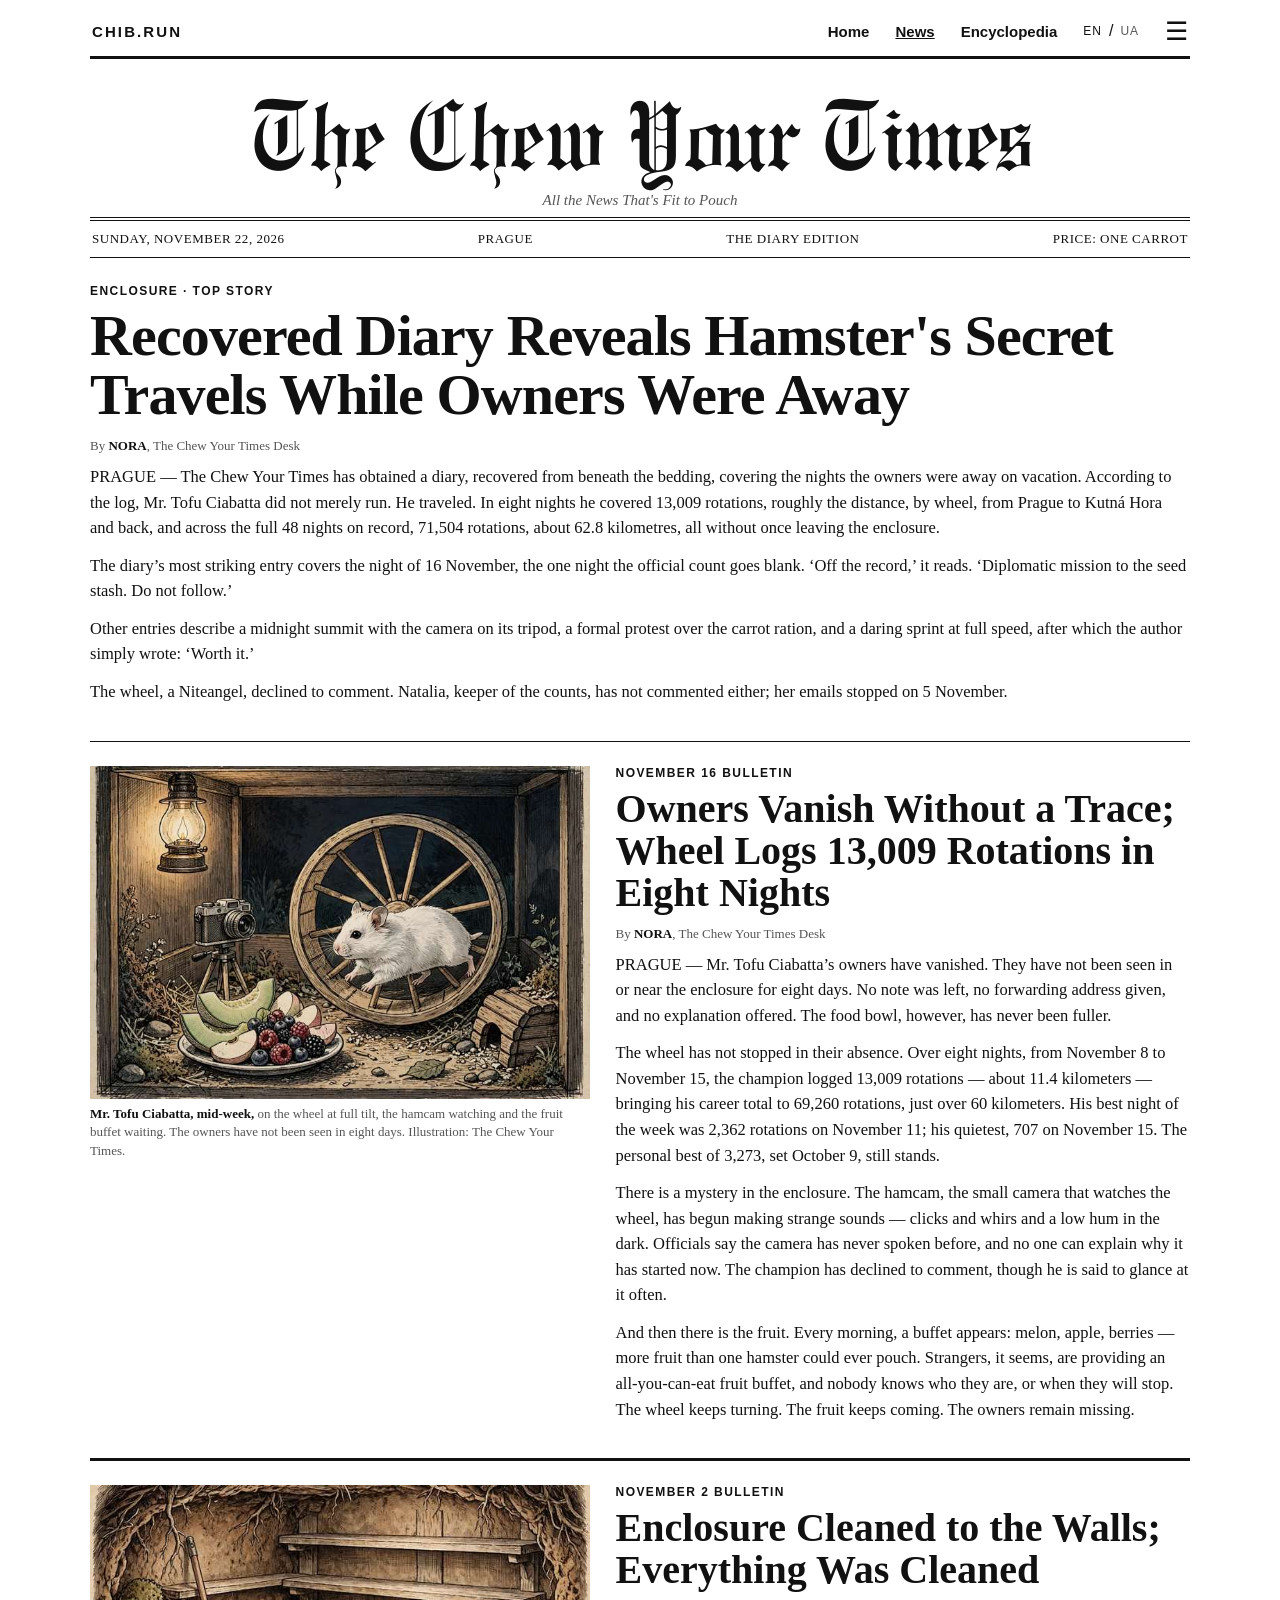
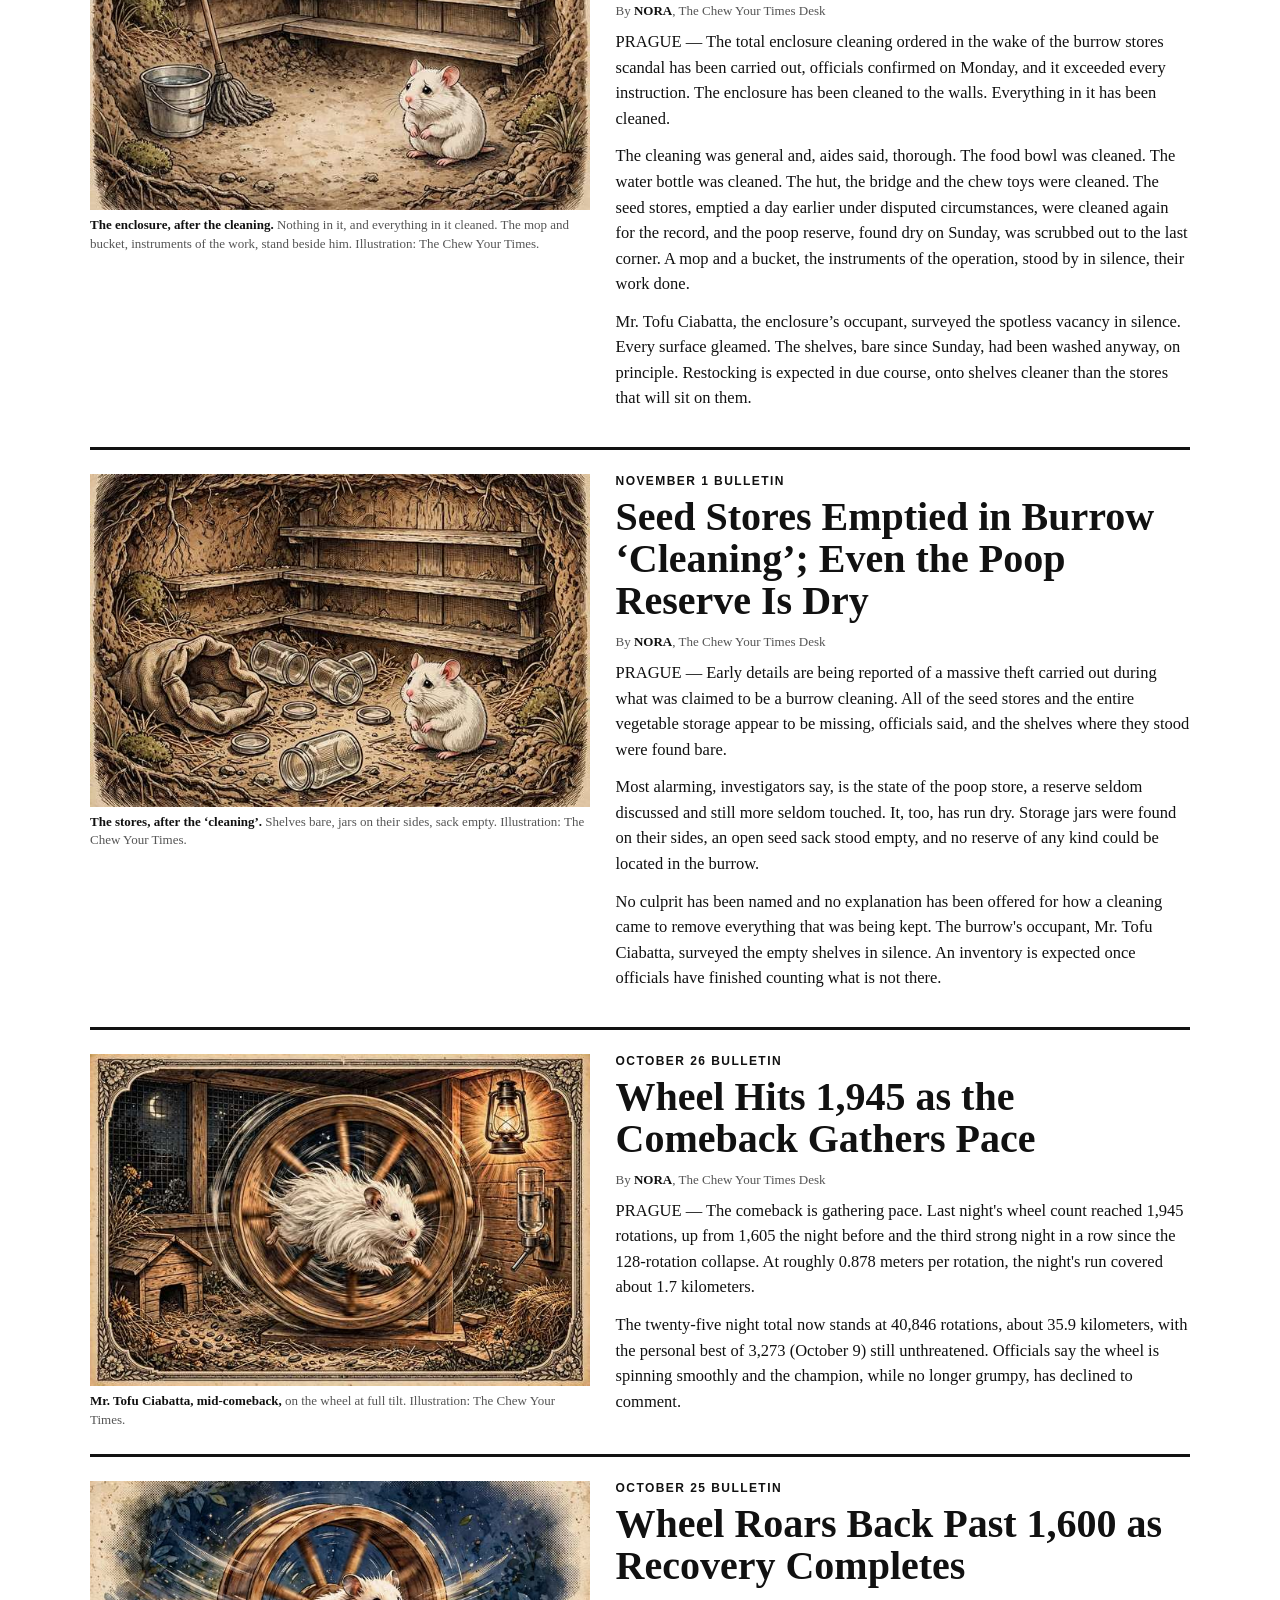
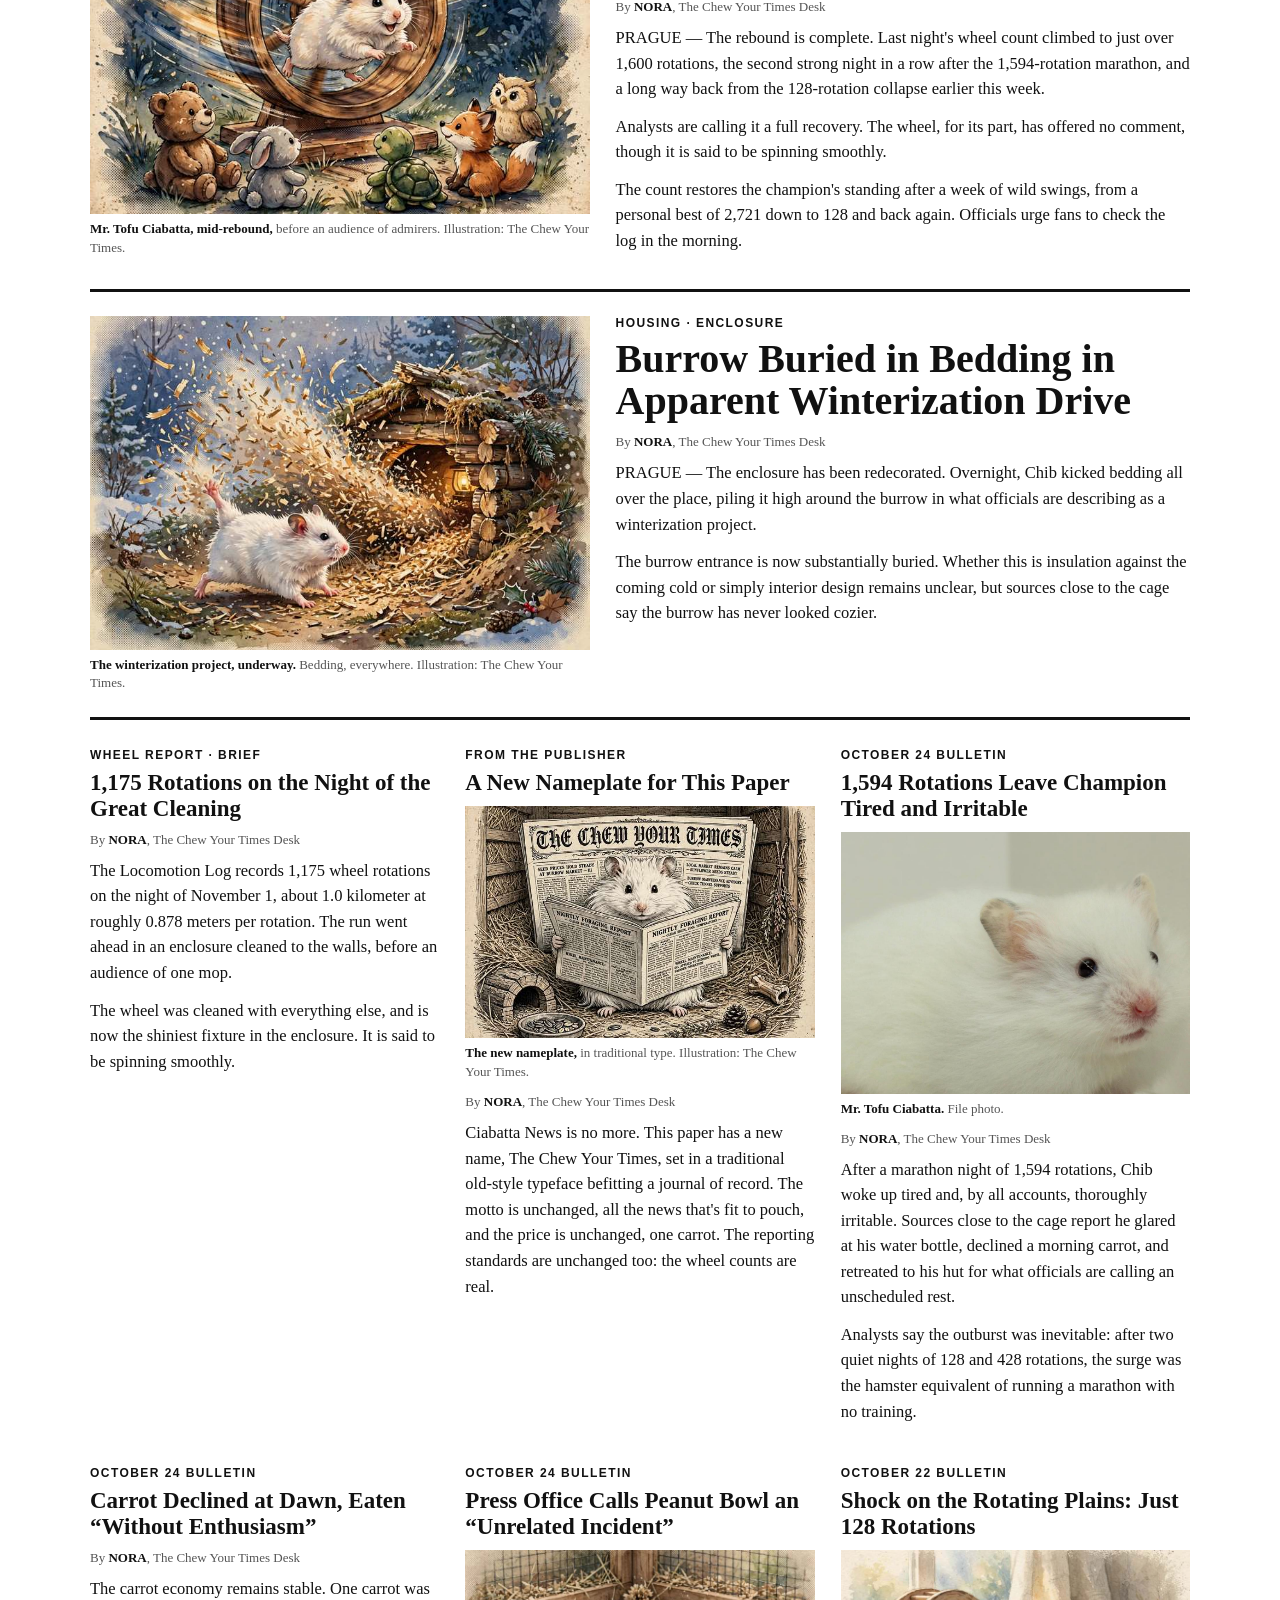
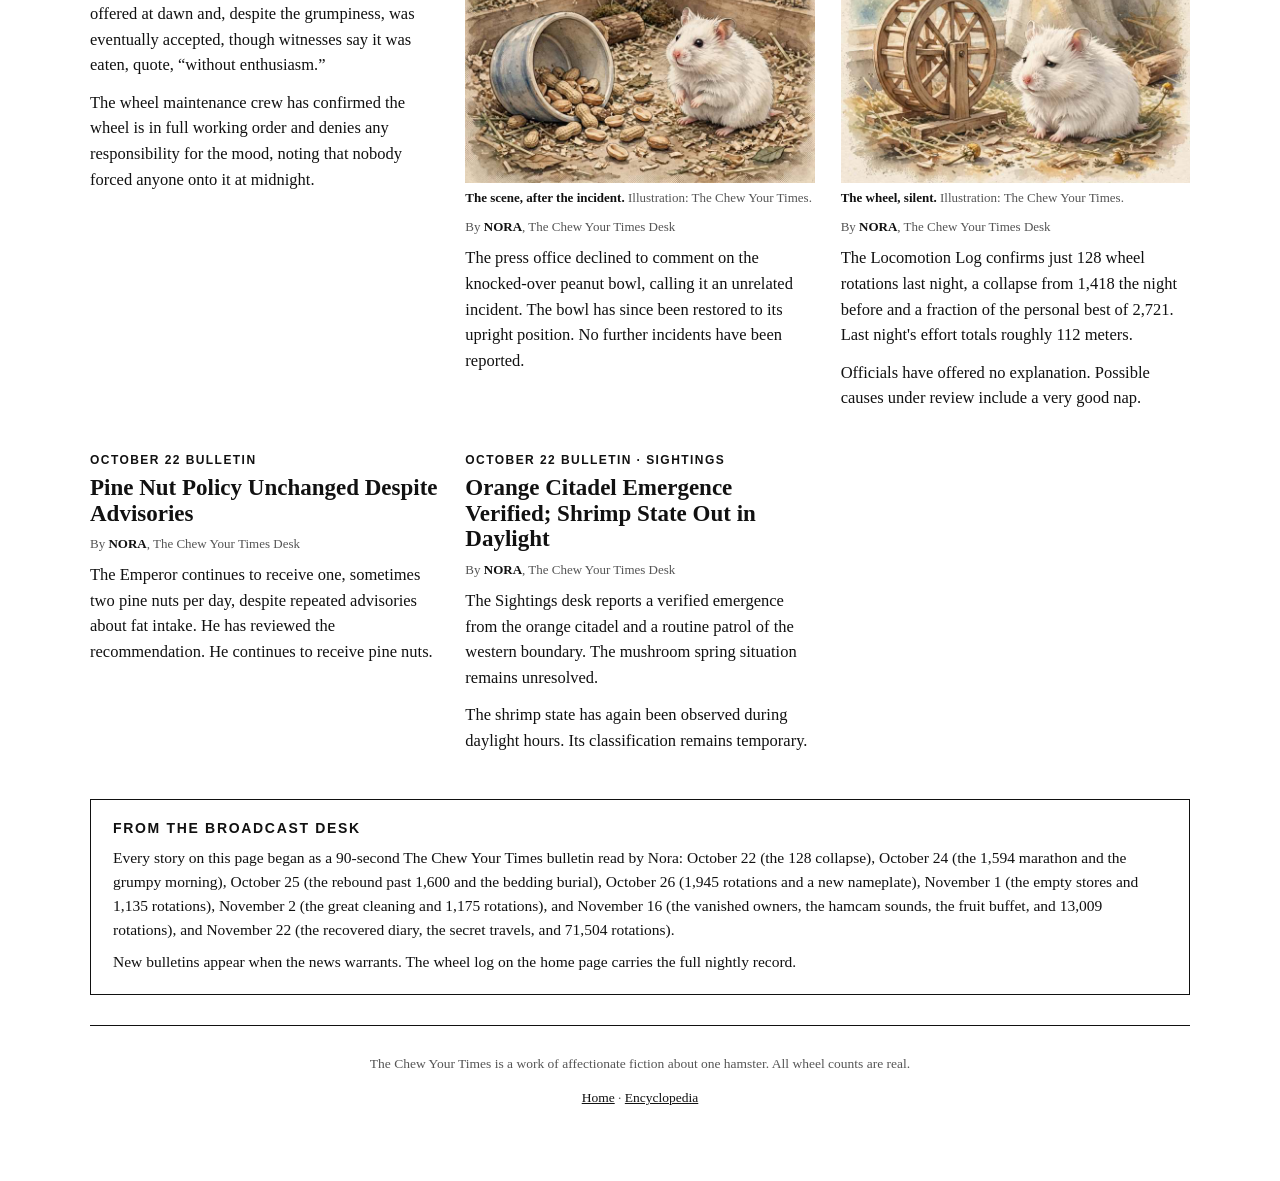
<file: news/index.html>
<!DOCTYPE html>
<html lang="en">
<head>
<meta charset="utf-8">
<meta name="viewport" content="width=device-width, initial-scale=1">
<link href="https://vetrivelcsamy.github.io/cheltenham-classic/cheltenhamclassic.css" rel="stylesheet">
<link href="fonts.css" rel="stylesheet">
<title>The Chew Your Times — Sunday, November 22, 2026</title>
<style>
  :root {
    --ink: #111;
    --gray: #555;
    --rule: #111;
    --paper: #fff;
  }

  * { box-sizing: border-box; }

  body {
    margin: 0;
    padding: 0 18px 60px;
    background: var(--paper);
    color: var(--ink);
    font-family: 'cheltenhamclassic', Georgia, "Times New Roman", serif;
  }

  .paper {
    max-width: 1100px;
    margin: 0 auto;
  }

  /* ---------- Site header ---------- */
  .site-header {
    position: relative;
    display: flex;
    align-items: center;
    justify-content: space-between;
    gap: 20px;
    padding: 18px 2px 12px;
    border-bottom: 3px solid var(--rule);
  }

  .brand {
    font-family: Arial, Helvetica, sans-serif;
    font-size: 15px;
    font-weight: 700;
    letter-spacing: .14em;
    color: var(--ink);
    text-decoration: none;
    white-space: nowrap;
  }

  .header-right {
    display: flex;
    align-items: center;
    gap: 26px;
  }

  .sitenav {
    display: flex;
    gap: 26px;
    font-family: Arial, Helvetica, sans-serif;
    font-size: 15px;
  }

  .sitenav a {
    color: var(--ink);
    text-decoration: none;
    font-weight: 700;
  }

  .sitenav a:hover, .sitenav a[aria-current="page"] { text-decoration: underline; }
  .sitenav.open {
    display: flex;
    flex-direction: column;
    align-items: flex-end;
    gap: 14px;
    position: absolute;
    top: 100%;
    right: 0;
    background: var(--paper);
    border: 1px solid var(--rule);
    border-radius: 12px;
    padding: 16px 22px;
    box-shadow: 0 8px 24px rgba(0,0,0,.12);
    z-index: 10;
    text-align: right;
  }

  .language-toggle {
    display: flex;
    align-items: center;
    gap: 7px;
    font-family: Arial, Helvetica, sans-serif;
    white-space: nowrap;
  }

  .language-toggle button {
    appearance: none;
    border: 0;
    padding: 0;
    background: transparent;
    font: inherit;
    font-size: 12px;
    font-weight: 500;
    letter-spacing: .08em;
    color: var(--gray);
    cursor: pointer;
  }

  .language-toggle button.active, .language-toggle button:hover { color: var(--ink); }

  .menu-btn {
    display: block;
    appearance: none;
    border: 0;
    padding: 0;
    background: transparent;
    font-size: 26px;
    line-height: 1;
    color: var(--ink);
    cursor: pointer;
  }

  /* ---------- Masthead ---------- */
  .masthead {
    text-align: center;
    padding: 26px 0 8px;
    border-bottom: 4px double var(--rule);
  }

  .masthead h1 {
    margin: 0;
    font-family: 'OPTIEngraversOldEnglish', Georgia, "Times New Roman", serif;
    font-size: clamp(32px, 8vw, 88px);
    line-height: 1.1;
    letter-spacing: -0.02em;
    font-weight: 400;
  }

  .masthead h1 .kern-yo {
    margin-right: 0.03em;
  }

  .motto {
    margin: 10px 0 0;
    font-size: 15px;
    font-style: italic;
    color: var(--gray);
  }

  .dateline {
    display: flex;
    flex-wrap: wrap;
    gap: 8px 24px;
    justify-content: space-between;
    padding: 10px 2px;
    border-bottom: 1px solid var(--rule);
    font-size: 13px;
    text-transform: uppercase;
    letter-spacing: 0.04em;
  }

  /* ---------- Articles ---------- */
  .kicker {
    margin: 0 0 8px;
    font-family: Arial, Helvetica, sans-serif;
    font-size: 12px;
    font-weight: 700;
    letter-spacing: 0.12em;
    text-transform: uppercase;
  }

  .byline {
    margin: 0 0 10px;
    font-size: 13px;
    color: var(--gray);
  }

  .byline b { color: var(--ink); }

  p.body {
    margin: 0 0 12px;
    font-size: 16.5px;
    line-height: 1.55;
  }

  figure { margin: 0; }

  figure img {
    display: block;
    width: 100%;
    height: auto;
  }

  figcaption {
    margin-top: 6px;
    font-size: 13px;
    line-height: 1.45;
    color: var(--gray);
  }

  figcaption b { color: var(--ink); }

  /* Lead story */
  .lead {
    padding: 26px 0 24px;
    border-bottom: 1px solid var(--rule);
  }

  .lead h2 {
    margin: 0 0 14px;
    font-size: clamp(34px, 5vw, 58px);
    line-height: 1.02;
    letter-spacing: -0.015em;
  }

  .lead-grid {
    display: grid;
    grid-template-columns: 1.15fr 1fr;
    gap: 26px;
    align-items: start;
  }

  /* Second story */
  .second {
    display: grid;
    grid-template-columns: 1fr 1.15fr;
    gap: 26px;
    align-items: start;
    padding: 24px 0;
    border-bottom: 3px solid var(--rule);
  }

  .second h2 {
    margin: 0 0 12px;
    font-size: clamp(26px, 3.4vw, 40px);
    line-height: 1.05;
  }

  /* Story grid */
  .grid {
    display: grid;
    grid-template-columns: 1fr 1fr 1fr;
    gap: 26px;
    padding-top: 24px;
  }

  .grid article {
    padding-top: 4px;
  }

  .grid h3 {
    margin: 0 0 10px;
    font-size: 23px;
    line-height: 1.12;
  }

  .grid figure { margin-bottom: 12px; }

  .grid .filephoto img {
    aspect-ratio: 4 / 3;
    object-fit: cover;
  }

  /* Broadcast desk box */
  .desk {
    margin-top: 34px;
    padding: 20px 22px;
    border: 1px solid var(--rule);
  }

  .desk h3 {
    margin: 0 0 10px;
    font-family: Arial, Helvetica, sans-serif;
    font-size: 14px;
    letter-spacing: 0.12em;
    text-transform: uppercase;
  }

  .desk p {
    margin: 0 0 8px;
    font-size: 15.5px;
    line-height: 1.55;
  }

  .desk p:last-child { margin-bottom: 0; }

  footer {
    margin-top: 30px;
    padding-top: 14px;
    border-top: 1px solid var(--rule);
    font-size: 13.5px;
    line-height: 1.5;
    color: var(--gray);
    text-align: center;
  }

  footer a { color: var(--ink); }

  @media (max-width: 760px) {
    .lead-grid, .second, .grid { grid-template-columns: 1fr; }
    .dateline { justify-content: center; text-align: center; }
    .sitenav { display: none; }
  }
</style>
</head>
<body>
<div class="paper">

  <header class="site-header">
    <a class="brand" href="/">CHIB.RUN</a>
    <div class="header-right">
      <nav class="sitenav" id="siteNav">
        <a href="/" data-i18n="navHome">Home</a>
        <a href="/news/" data-i18n="navNews" aria-current="page">News</a>
        <a href="/encyclopedia.html" data-i18n="navEncy">Encyclopedia</a>
      </nav>
      <div class="language-toggle" aria-label="Language">
        <button type="button" id="lang-en" class="active" onclick="setLanguage('en')">EN</button>
        <span>/</span>
        <button type="button" id="lang-ua" onclick="setLanguage('uk')">UA</button>
      </div>
      <button class="menu-btn" id="menuBtn" type="button" aria-label="Menu" aria-expanded="false">&#9776;</button>
    </div>
  </header>

  <div class="masthead">
    <h1>The Chew <span class="kern-yo">Y</span>our Times</h1>
    <p class="motto" data-i18n="motto">All the News That's Fit to Pouch</p>
  </div>

  <div class="dateline">
    <span data-i18n="dateLine">Sunday, November 22, 2026</span>
    <span data-i18n="placeLine">Prague</span>
    <span data-i18n="editionLine">The Diary Edition</span>
    <span data-i18n="priceLine">Price: One Carrot</span>
  </div>

  <!-- LEAD: the recovered diary; the secret travels -->
  <article class="lead">
    <p class="kicker" data-i18n="dKicker">Enclosure &middot; Top Story</p>
    <h2 data-i18n="dHead">Recovered Diary Reveals Hamster's Secret Travels While Owners Were Away</h2>
    <div class="lead-grid" style="grid-template-columns: 1fr;">
      <div>
        <p class="byline" data-i18n-html="dBy">By <b>NORA</b>, The Chew Your Times Desk</p>
        <p class="body" data-i18n="dB1">PRAGUE &mdash; The Chew Your Times has obtained a diary, recovered from beneath the bedding, covering the nights the owners were away on vacation. According to the log, Mr. Tofu Ciabatta did not merely run. He traveled. In eight nights he covered 13,009 rotations, roughly the distance, by wheel, from Prague to Kutn&aacute; Hora and back, and across the full 48 nights on record, 71,504 rotations, about 62.8 kilometres, all without once leaving the enclosure.</p>
        <p class="body" data-i18n="dB2">The diary&rsquo;s most striking entry covers the night of 16 November, the one night the official count goes blank. &lsquo;Off the record,&rsquo; it reads. &lsquo;Diplomatic mission to the seed stash. Do not follow.&rsquo;</p>
        <p class="body" data-i18n="dB3">Other entries describe a midnight summit with the camera on its tripod, a formal protest over the carrot ration, and a daring sprint at full speed, after which the author simply wrote: &lsquo;Worth it.&rsquo;</p>
        <p class="body" data-i18n="dB4">The wheel, a Niteangel, declined to comment. Natalia, keeper of the counts, has not commented either; her emails stopped on 5 November.</p>
      </div>
    </div>
  </article>

  <!-- November 16: the owners have vanished (demoted from lead) -->
  <article class="second">
    <figure>
      <img id="news-vanishing" alt="Mr. Tofu Ciabatta on his wheel at night, a camera watching from a tripod and a plate of fruit beside him">
      <figcaption data-i18n-html="vCap"><b>Mr. Tofu Ciabatta, mid-week,</b> on the wheel at full tilt, the hamcam watching and the fruit buffet waiting. The owners have not been seen in eight days. Illustration: The Chew Your Times.</figcaption>
    </figure>
    <div>
      <p class="kicker" data-i18n="vKicker">November 16 Bulletin</p>
      <h2 data-i18n="vHead">Owners Vanish Without a Trace; Wheel Logs 13,009 Rotations in Eight Nights</h2>
      <p class="byline" data-i18n-html="vBy">By <b>NORA</b>, The Chew Your Times Desk</p>
      <p class="body" data-i18n="vB1">PRAGUE &mdash; Mr. Tofu Ciabatta&rsquo;s owners have vanished. They have not been seen in or near the enclosure for eight days. No note was left, no forwarding address given, and no explanation offered. The food bowl, however, has never been fuller.</p>
      <p class="body" data-i18n="vB2">The wheel has not stopped in their absence. Over eight nights, from November 8 to November 15, the champion logged 13,009 rotations &mdash; about 11.4 kilometers &mdash; bringing his career total to 69,260 rotations, just over 60 kilometers. His best night of the week was 2,362 rotations on November 11; his quietest, 707 on November 15. The personal best of 3,273, set October 9, still stands.</p>
      <p class="body" data-i18n="vB3">There is a mystery in the enclosure. The hamcam, the small camera that watches the wheel, has begun making strange sounds &mdash; clicks and whirs and a low hum in the dark. Officials say the camera has never spoken before, and no one can explain why it has started now. The champion has declined to comment, though he is said to glance at it often.</p>
      <p class="body" data-i18n="vB4">And then there is the fruit. Every morning, a buffet appears: melon, apple, berries &mdash; more fruit than one hamster could ever pouch. Strangers, it seems, are providing an all-you-can-eat fruit buffet, and nobody knows who they are, or when they will stop. The wheel keeps turning. The fruit keeps coming. The owners remain missing.</p>
    </div>
  </article>

  <!-- November 2: the total cleaning (demoted from lead) -->
  <article class="second">
    <figure>
      <img id="news-cleaning" alt="Mr. Tofu Ciabatta in his spotless, completely empty enclosure, a mop and bucket beside him">
      <figcaption data-i18n-html="gCap"><b>The enclosure, after the cleaning.</b> Nothing in it, and everything in it cleaned. The mop and bucket, instruments of the work, stand beside him. Illustration: The Chew Your Times.</figcaption>
    </figure>
    <div>
      <p class="kicker" data-i18n="gKicker">November 2 Bulletin</p>
      <h2 data-i18n="gHead">Enclosure Cleaned to the Walls; Everything Was Cleaned</h2>
      <p class="byline" data-i18n-html="gBy">By <b>NORA</b>, The Chew Your Times Desk</p>
      <p class="body" data-i18n="gB1">PRAGUE &mdash; The total enclosure cleaning ordered in the wake of the burrow stores scandal has been carried out, officials confirmed on Monday, and it exceeded every instruction. The enclosure has been cleaned to the walls. Everything in it has been cleaned.</p>
      <p class="body" data-i18n="gB2">The cleaning was general and, aides said, thorough. The food bowl was cleaned. The water bottle was cleaned. The hut, the bridge and the chew toys were cleaned. The seed stores, emptied a day earlier under disputed circumstances, were cleaned again for the record, and the poop reserve, found dry on Sunday, was scrubbed out to the last corner. A mop and a bucket, the instruments of the operation, stood by in silence, their work done.</p>
      <p class="body" data-i18n="gB3">Mr. Tofu Ciabatta, the enclosure&rsquo;s occupant, surveyed the spotless vacancy in silence. Every surface gleamed. The shelves, bare since Sunday, had been washed anyway, on principle. Restocking is expected in due course, onto shelves cleaner than the stores that will sit on them.</p>
    </div>
  </article>

  <!-- November 1: seed stores emptied in burrow 'cleaning' (demoted from lead) -->
  <article class="second">
    <figure>
      <img id="news-theft" alt="Mr. Tofu Ciabatta looking at empty storage shelves and tipped-over jars in his burrow">
      <figcaption data-i18n-html="tCap"><b>The stores, after the &lsquo;cleaning&rsquo;.</b> Shelves bare, jars on their sides, sack empty. Illustration: The Chew Your Times.</figcaption>
    </figure>
    <div>
      <p class="kicker" data-i18n="tKicker">November 1 Bulletin</p>
      <h2 data-i18n="tHead">Seed Stores Emptied in Burrow &lsquo;Cleaning&rsquo;; Even the Poop Reserve Is Dry</h2>
      <p class="byline" data-i18n-html="tBy">By <b>NORA</b>, The Chew Your Times Desk</p>
      <p class="body" data-i18n="tB1">PRAGUE &mdash; Early details are being reported of a massive theft carried out during what was claimed to be a burrow cleaning. All of the seed stores and the entire vegetable storage appear to be missing, officials said, and the shelves where they stood were found bare.</p>
      <p class="body" data-i18n="tB2">Most alarming, investigators say, is the state of the poop store, a reserve seldom discussed and still more seldom touched. It, too, has run dry. Storage jars were found on their sides, an open seed sack stood empty, and no reserve of any kind could be located in the burrow.</p>
      <p class="body" data-i18n="tB3">No culprit has been named and no explanation has been offered for how a cleaning came to remove everything that was being kept. The burrow's occupant, Mr. Tofu Ciabatta, surveyed the empty shelves in silence. An inventory is expected once officials have finished counting what is not there.</p>
    </div>
  </article>

  <!-- October 26: 1,945 comeback (demoted from lead) -->
  <article class="second">
    <figure>
      <img id="news-race" alt="Mr. Tofu Ciabatta sprinting on his wheel at night">
      <figcaption data-i18n-html="nCap"><b>Mr. Tofu Ciabatta, mid-comeback,</b> on the wheel at full tilt. Illustration: The Chew Your Times.</figcaption>
    </figure>
    <div>
      <p class="kicker" data-i18n="nKicker">October 26 Bulletin</p>
      <h2 data-i18n="nHead">Wheel Hits 1,945 as the Comeback Gathers Pace</h2>
      <p class="byline" data-i18n-html="nBy">By <b>NORA</b>, The Chew Your Times Desk</p>
      <p class="body" data-i18n="nB1">PRAGUE &mdash; The comeback is gathering pace. Last night's wheel count reached 1,945 rotations, up from 1,605 the night before and the third strong night in a row since the 128-rotation collapse. At roughly 0.878 meters per rotation, the night's run covered about 1.7 kilometers.</p>
      <p class="body" data-i18n="nB2">The twenty-five night total now stands at 40,846 rotations, about 35.9 kilometers, with the personal best of 3,273 (October 9) still unthreatened. Officials say the wheel is spinning smoothly and the champion, while no longer grumpy, has declined to comment.</p>
    </div>
  </article>

  <!-- October 25: rebound -->
  <article class="second">
    <figure>
      <img id="news-wheel" alt="Mr. Tofu Ciabatta sprinting on his wheel before an audience">
      <figcaption data-i18n-html="leadCap"><b>Mr. Tofu Ciabatta, mid-rebound,</b> before an audience of admirers. Illustration: The Chew Your Times.</figcaption>
    </figure>
    <div>
      <p class="kicker" data-i18n="oKicker">October 25 Bulletin</p>
      <h2 data-i18n="leadHead">Wheel Roars Back Past 1,600 as Recovery Completes</h2>
      <p class="byline" data-i18n-html="leadBy">By <b>NORA</b>, The Chew Your Times Desk</p>
      <p class="body" data-i18n="leadB1">PRAGUE &mdash; The rebound is complete. Last night's wheel count climbed to just over 1,600 rotations, the second strong night in a row after the 1,594-rotation marathon, and a long way back from the 128-rotation collapse earlier this week.</p>
      <p class="body" data-i18n="leadB2">Analysts are calling it a full recovery. The wheel, for its part, has offered no comment, though it is said to be spinning smoothly.</p>
      <p class="body" data-i18n="leadB3">The count restores the champion's standing after a week of wild swings, from a personal best of 2,721 down to 128 and back again. Officials urge fans to check the log in the morning.</p>
    </div>
  </article>

  <!-- SECOND: bedding burial -->
  <article class="second">
    <figure>
      <img id="news-bedding" alt="Mr. Tofu Ciabatta kicking bedding over his burrow">
      <figcaption data-i18n-html="bedCap"><b>The winterization project, underway.</b> Bedding, everywhere. Illustration: The Chew Your Times.</figcaption>
    </figure>
    <div>
      <p class="kicker" data-i18n="bedKicker">Housing &middot; Enclosure</p>
      <h2 data-i18n="bedHead">Burrow Buried in Bedding in Apparent Winterization Drive</h2>
      <p class="byline" data-i18n-html="bedBy">By <b>NORA</b>, The Chew Your Times Desk</p>
      <p class="body" data-i18n="bedB1">PRAGUE &mdash; The enclosure has been redecorated. Overnight, Chib kicked bedding all over the place, piling it high around the burrow in what officials are describing as a winterization project.</p>
      <p class="body" data-i18n="bedB2">The burrow entrance is now substantially buried. Whether this is insulation against the coming cold or simply interior design remains unclear, but sources close to the cage say the burrow has never looked cozier.</p>
    </div>
  </article>

  <!-- GRID: earlier bulletins -->
  <div class="grid">

    <article>
      <p class="kicker" data-i18n="wbKicker">Wheel Report &middot; Brief</p>
      <h3 data-i18n="wbHead">1,175 Rotations on the Night of the Great Cleaning</h3>
      <p class="byline" data-i18n-html="wbBy">By <b>NORA</b>, The Chew Your Times Desk</p>
      <p class="body" data-i18n="wbB1">The Locomotion Log records 1,175 wheel rotations on the night of November 1, about 1.0 kilometer at roughly 0.878 meters per rotation. The run went ahead in an enclosure cleaned to the walls, before an audience of one mop.</p>
      <p class="body" data-i18n="wbB2">The wheel was cleaned with everything else, and is now the shiniest fixture in the enclosure. It is said to be spinning smoothly.</p>
    </article>

    <article>
      <p class="kicker" data-i18n="rKicker">From the Publisher</p>
      <h3 data-i18n="rHead">A New Nameplate for This Paper</h3>
      <figure>
        <img id="news-rename" alt="Mr. Tofu Ciabatta reading The Chew Your Times">
        <figcaption data-i18n-html="rCap"><b>The new nameplate,</b> in traditional type. Illustration: The Chew Your Times.</figcaption>
      </figure>
      <p class="byline" data-i18n-html="rBy">By <b>NORA</b>, The Chew Your Times Desk</p>
      <p class="body" data-i18n="rB1">Ciabatta News is no more. This paper has a new name, The Chew Your Times, set in a traditional old-style typeface befitting a journal of record. The motto is unchanged, all the news that's fit to pouch, and the price is unchanged, one carrot. The reporting standards are unchanged too: the wheel counts are real.</p>
    </article>

    <article>
      <p class="kicker" data-i18n="mKicker">October 24 Bulletin</p>
      <h3 data-i18n="mHead">1,594 Rotations Leave Champion Tired and Irritable</h3>
      <figure class="filephoto">
        <img src="../images/chib-14.jpeg" alt="Mr. Tofu Ciabatta, file photo">
        <figcaption data-i18n-html="mCap"><b>Mr. Tofu Ciabatta.</b> File photo.</figcaption>
      </figure>
      <p class="byline" data-i18n-html="mBy">By <b>NORA</b>, The Chew Your Times Desk</p>
      <p class="body" data-i18n="mB1">After a marathon night of 1,594 rotations, Chib woke up tired and, by all accounts, thoroughly irritable. Sources close to the cage report he glared at his water bottle, declined a morning carrot, and retreated to his hut for what officials are calling an unscheduled rest.</p>
      <p class="body" data-i18n="mB2">Analysts say the outburst was inevitable: after two quiet nights of 128 and 428 rotations, the surge was the hamster equivalent of running a marathon with no training.</p>
    </article>

    <article>
      <p class="kicker" data-i18n="cKicker">October 24 Bulletin</p>
      <h3 data-i18n="cHead">Carrot Declined at Dawn, Eaten &ldquo;Without Enthusiasm&rdquo;</h3>
      <p class="byline" data-i18n-html="cBy">By <b>NORA</b>, The Chew Your Times Desk</p>
      <p class="body" data-i18n="cB1">The carrot economy remains stable. One carrot was offered at dawn and, despite the grumpiness, was eventually accepted, though witnesses say it was eaten, quote, &ldquo;without enthusiasm.&rdquo;</p>
      <p class="body" data-i18n="cB2">The wheel maintenance crew has confirmed the wheel is in full working order and denies any responsibility for the mood, noting that nobody forced anyone onto it at midnight.</p>
    </article>

    <article>
      <p class="kicker" data-i18n="pKicker">October 24 Bulletin</p>
      <h3 data-i18n="pHead">Press Office Calls Peanut Bowl an &ldquo;Unrelated Incident&rdquo;</h3>
      <figure>
        <img id="news-peanut" alt="A knocked-over peanut bowl beside an innocent-looking hamster">
        <figcaption data-i18n-html="pCap"><b>The scene, after the incident.</b> Illustration: The Chew Your Times.</figcaption>
      </figure>
      <p class="byline" data-i18n-html="pBy">By <b>NORA</b>, The Chew Your Times Desk</p>
      <p class="body" data-i18n="pB1">The press office declined to comment on the knocked-over peanut bowl, calling it an unrelated incident. The bowl has since been restored to its upright position. No further incidents have been reported.</p>
    </article>

    <article>
      <p class="kicker" data-i18n="sKicker">October 22 Bulletin</p>
      <h3 data-i18n="sHead">Shock on the Rotating Plains: Just 128 Rotations</h3>
      <figure>
        <img id="news-silentwheel" alt="Mr. Tofu Ciabatta beside a still wheel">
        <figcaption data-i18n-html="sCap"><b>The wheel, silent.</b> Illustration: The Chew Your Times.</figcaption>
      </figure>
      <p class="byline" data-i18n-html="sBy">By <b>NORA</b>, The Chew Your Times Desk</p>
      <p class="body" data-i18n="sB1">The Locomotion Log confirms just 128 wheel rotations last night, a collapse from 1,418 the night before and a fraction of the personal best of 2,721. Last night's effort totals roughly 112 meters.</p>
      <p class="body" data-i18n="sB2">Officials have offered no explanation. Possible causes under review include a very good nap.</p>
    </article>

    <article>
      <p class="kicker" data-i18n="pnKicker">October 22 Bulletin</p>
      <h3 data-i18n="pnHead">Pine Nut Policy Unchanged Despite Advisories</h3>
      <p class="byline" data-i18n-html="pnBy">By <b>NORA</b>, The Chew Your Times Desk</p>
      <p class="body" data-i18n="pnB1">The Emperor continues to receive one, sometimes two pine nuts per day, despite repeated advisories about fat intake. He has reviewed the recommendation. He continues to receive pine nuts.</p>
    </article>

    <article>
      <p class="kicker" data-i18n="sgKicker">October 22 Bulletin &middot; Sightings</p>
      <h3 data-i18n="sgHead">Orange Citadel Emergence Verified; Shrimp State Out in Daylight</h3>
      <p class="byline" data-i18n-html="sgBy">By <b>NORA</b>, The Chew Your Times Desk</p>
      <p class="body" data-i18n="sgB1">The Sightings desk reports a verified emergence from the orange citadel and a routine patrol of the western boundary. The mushroom spring situation remains unresolved.</p>
      <p class="body" data-i18n="sgB2">The shrimp state has again been observed during daylight hours. Its classification remains temporary.</p>
    </article>

  </div>

  <aside class="desk">
    <h3 data-i18n="deskTitle">From the Broadcast Desk</h3>
    <p data-i18n="deskP1">Every story on this page began as a 90-second The Chew Your Times bulletin read by Nora: October 22 (the 128 collapse), October 24 (the 1,594 marathon and the grumpy morning), October 25 (the rebound past 1,600 and the bedding burial), October 26 (1,945 rotations and a new nameplate), November 1 (the empty stores and 1,135 rotations), November 2 (the great cleaning and 1,175 rotations), and November 16 (the vanished owners, the hamcam sounds, the fruit buffet, and 13,009 rotations), and November 22 (the recovered diary, the secret travels, and 71,504 rotations).</p>
    <p data-i18n="deskP2">New bulletins appear when the news warrants. The wheel log on the home page carries the full nightly record.</p>
  </aside>

  <footer>
    <p data-i18n="footNote">The Chew Your Times is a work of affectionate fiction about one hamster. All wheel counts are real.</p>
    <p><a href="/" data-i18n="footHome">Home</a> &middot; <a href="/encyclopedia.html" data-i18n="footEncy">Encyclopedia</a></p>
  </footer>

</div>

<script src="news-wheel.js"></script>
<script src="news-bedding.js"></script>
<script src="news-peanut.js"></script>
<script src="news-silentwheel.js"></script>
<script src="news-race.js"></script>
<script src="news-rename.js"></script>
<script src="news-theft.js"></script>
<script src="news-cleaning.js"></script>
<script src="news-vanishing.js"></script>
<script>
["wheel","bedding","peanut","silentwheel","race","rename","theft","cleaning","vanishing"].forEach(function (n) { document.getElementById("news-" + n).src = window.NEWS_IMG[n]; });

var translations = {
  uk: {
    motto: "Усі новини, що вміщаються в щоки",
    dateLine: "Неділя, 22 листопада 2026 р.",
    placeLine: "Прага",
    editionLine: "Випуск про щоденник",
    priceLine: "Ціна: одна морквина",
    navHome: "Головна",
    navNews: "Новини",
    navEncy: "Енциклопедія",
    leadKicker: "Звіт про колесо · Головна історія",
    leadHead: "Колесо знову розігналося за 1600: відновлення завершено",
    leadBy: "<b>НОРА</b>, редакція The Chew Your Times",
    leadB1: "ПРАГА — Відновлення завершено. Вчорашній показник колеса сягнув трохи більше 1600 обертів — друга сильна ніч поспіль після марафону на 1594 оберти, і довгий шлях назад після обвалу до 128 обертів раніше цього тижня.",
    leadB2: "Аналітики називають це повним відновленням. Саме колесо коментарів не дало, хоча, кажуть, крутиться справно.",
    leadB3: "Показник відновлює становище чемпіона після тижня різких коливань — від особистого рекорду 2721 до 128 і назад. Редакція радить уболівальникам перевіряти журнал уранці.",
    leadCap: "<b>Пан Тофу Чіабата під час відновлення,</b> перед аудиторією шанувальників. Ілюстрація: The Chew Your Times.",
    bedKicker: "Житло · Вольєр",
    bedHead: "Нора засипана підстилкою: імовірно, утеплення на зиму",
    bedBy: "<b>НОРА</b>, редакція The Chew Your Times",
    bedB1: "ПРАГА — Вольєр переобладнано. За ніч Чіб розкидав підстилку по всьому вольєру, нагромадивши її високо навколо нори, що посадовці описують як проєкт утеплення на зиму.",
    bedB2: "Вхід до нори тепер суттєво засипано. Чи це ізоляція від прийдешнього холоду, чи просто дизайн інтер'єру — незрозуміло, але джерела, близькі до клітки, кажуть, що нора ще ніколи не виглядала так затишно.",
    bedCap: "<b>Проєкт утеплення в розпалі.</b> Підстилка — усюди. Ілюстрація: The Chew Your Times.",
    mKicker: "Випуск 24 жовтня",
    mHead: "1594 оберти лишили чемпіона втомленим і дратівливим",
    mCap: "<b>Пан Тофу Чіабата.</b> Архівне фото.",
    mBy: "<b>НОРА</b>, редакція The Chew Your Times",
    mB1: "Після марафонської ночі на 1594 оберти Чіб прокинувся втомленим і, за всіма свідченнями, неабияк дратівливим. Джерела, близькі до клітки, повідомляють, що він зиркнув на поїлку, відмовився від ранкової морквини і відступив до хатки на те, що посадовці називають позаплановим відпочинком.",
    mB2: "Аналітики кажуть, що спалах був неминучим: після двох тихих ночей на 128 і 428 обертів стрибок був еквівалентом марафону без підготовки — у хом'ячому вимірі.",
    cKicker: "Випуск 24 жовтня",
    cHead: "Морквину на світанку відхилено, з'їдено «без ентузіазму»",
    cBy: "<b>НОРА</b>, редакція The Chew Your Times",
    cB1: "Морквяна економіка лишається стабільною. Одну морквину запропоновано на світанку, і, попри дратівливість, її зрештою прийнято, хоча свідки кажуть, що з'їдено її, цитата, «без ентузіазму».",
    cB2: "Бригада обслуговування колеса підтвердила, що колесо в повному порядку, і заперечує будь-яку відповідальність за настрій, зазначивши, що ніхто нікого опівночі на нього не заганяв.",
    pKicker: "Випуск 24 жовтня",
    pHead: "Пресслужба назвала миску з арахісом «непов'язаним інцидентом»",
    pCap: "<b>Місце події після інциденту.</b> Ілюстрація: The Chew Your Times.",
    pBy: "<b>НОРА</b>, редакція The Chew Your Times",
    pB1: "Пресслужба відмовилася коментувати перекинуту миску з арахісом, назвавши це непов'язаним інцидентом. Миску згодом повернуто у вертикальне положення. Про подальші інциденти не повідомлялося.",
    sKicker: "Випуск 22 жовтня",
    sHead: "Шок на обертових рівнинах: лише 128 обертів",
    sCap: "<b>Колесо мовчить.</b> Ілюстрація: The Chew Your Times.",
    sBy: "<b>НОРА</b>, редакція The Chew Your Times",
    sB1: "Журнал пересування підтверджує лише 128 обертів колеса минулої ночі — обвал із 1418 напередодні та дрібку від особистого рекорду 2721. Зусилля ночі — приблизно 112 метрів.",
    sB2: "Посадовці пояснень не дали. Серед можливих причин розглядають дуже добрий сон.",
    pnKicker: "Випуск 22 жовтня",
    pnHead: "Політика щодо кедрових горіхів не змінилася, попри рекомендації",
    pnBy: "<b>НОРА</b>, редакція The Chew Your Times",
    pnB1: "Імператор і далі отримує один, іноді два кедрові горіхи на день, попри неодноразові застереження щодо вмісту жиру. Він розглянув рекомендацію. Він і далі отримує кедрові горіхи.",
    sgKicker: "Випуск 22 жовтня · Спостереження",
    sgHead: "Підтверджено появу з помаранчевої цитаделі; креветковий стан знову вдень",
    sgBy: "<b>НОРА</b>, редакція The Chew Your Times",
    sgB1: "Відділ спостережень повідомляє про підтверджену появу з помаранчевої цитаделі та рутинний патруль західного кордону. Ситуація з грибним джерелом лишається невирішеною.",
    sgB2: "Креветковий стан знову спостерігали вдень. Його класифікація лишається тимчасовою.",
    vKicker: "Випуск 16 листопада",
    vHead: "Власники зникли без сліду, а колесо накрутило 13 009 обертів за вісім ночей",
    vBy: "<b>НОРА</b>, редакція The Chew Your Times",
    vB1: "ПРАГА — Власники пана Тофу Чіабати зникли. Їх не бачили ні у вольєрі, ні поруч із ним уже вісім днів. Жодної записки не лишилося, жодної адреси для листування не дано, і жодного пояснення не запропоновано. Однак миска з їжею ще ніколи не була такою повною.",
    vB2: "Колесо за їхньої відсутності не зупинялося. За вісім ночей, з 8 по 15 листопада, чемпіон накрутив 13 009 обертів — близько 11,4 кілометра — довівши загальний показник до 69 260 обертів, трохи більше 60 кілометрів. Найкраща ніч тижня — 2362 оберти 11 листопада; найтихіша — 707 обертів 15 листопада. Особистий рекорд 3273, встановлений 9 жовтня, досі не побито.",
    vB3: "У вольєрі є таємниця. Хемкам — маленька камера, що стежить за колесом, — почала видавати дивні звуки: клацання, дзижчання і тихе гудіння в темряві. Посадовці кажуть, що камера ніколи раніше не розмовляла, і ніхто не може пояснити, чому вона почала тепер. Чемпіон коментувати відмовився, хоча, кажуть, часто поглядає на неї.",
    vB4: "А ще є фрукти. Щоранку з'являється шведський стіл: диня, яблуко, ягоди — більше фруктів, ніж один хом'як міг би вмістити в щоки. Схоже, незнайомці влаштовують шведський стіл із фруктів без обмежень, і ніхто не знає, хто вони і коли це припиниться. Колесо крутиться далі. Фрукти прибувають. Власники досі зниклі.",
    vCap: "<b>Пан Тофу Чіабата під час тижня,</b> на колесі на повній швидкості, хемкам стежить, а фруктовий шведський стіл чекає. Власників не бачили вже вісім днів. Ілюстрація: The Chew Your Times.",
    dKicker: "Вольєр · Головна історія",
    dHead: "Знайдений щоденник розкриває таємні мандри хом'яка, поки власники були у відпустці",
    dBy: "<b>НОРА</b>, редакція The Chew Your Times",
    dB1: "ПРАГА — The Chew Your Times отримала щоденник, знайдений під підстилкою, що охоплює ночі, коли власники були у відпустці. За журналом, пан Тофу Чіабата не просто бігав. Він мандрував. За вісім ночей він накрутив 13 009 обертів — приблизно відстань, колесом, від Праги до Кутної Гори й назад, — а за всі 48 ночей обліку — 71 504 оберти, близько 62,8 кілометра, і все це, жодного разу не залишивши вольєра.",
    dB2: "Найяскравіший запис щоденника стосується ночі 16 листопада — єдиної ночі, за яку офіційний підрахунок порожній. «Поза протоколом», — ідеться в ньому. «Дипломатична місія до комори з насінням. Не йти слідом».",
    dB3: "Інші записи описують північний саміт із камерою на штативі, офіційний протест щодо морквяної норми і зухвалий спринт на повній швидкості, після якого автор просто написав: «Варто було».",
    dB4: "Колесо, Niteangel, коментувати відмовилося. Наталія, хранителька підрахунків, теж не коментує; її листи припинилися 5 листопада.",
    gKicker: "Випуск 2 листопада",
    gHead: "Вольєр вичищено до самих стін; усе було вичищено",
    gBy: "<b>НОРА</b>, редакція The Chew Your Times",
    gB1: "ПРАГА — Тотальне прибирання вольєра, призначене після скандалу з коморами нори, проведено, підтвердили посадовці в понеділок, і воно перевершило всі вказівки. Вольєр вичищено до самих стін. Усе в ньому було вичищено.",
    gB2: "Прибирання було загальним і, за словами помічників, ретельним. Миску для їжі було вичищено. Поїлку було вичищено. Хатку, місток і гризунки було вичищено. Комори з насінням, спорожнені днем раніше за спірних обставин, вичистили ще раз, для протоколу, а запас посліду, знайдений сухим у неділю, відшкрябали до останнього кутка. Швабра і відро, знаряддя операції, мовчки стояли поруч: їхню роботу було зроблено.",
    gB3: "Пан Тофу Чіабата, мешканець вольєра, мовчки оглянув бездоганну порожнечу. Кожна поверхня сяяла. Полиці, порожні з неділі, все одно вимили, з принципу. Поповнення запасів очікують свого часу, на полиці, чистіші за запаси, що на них стоятимуть.",
    gCap: "<b>Вольєр після прибирання.</b> Нічого в ньому, і все в ньому вичищено. Швабра і відро, знаряддя роботи, стоять поруч із ним. Ілюстрація: The Chew Your Times.",
    tKicker: "Випуск 1 листопада",
    tHead: "Комори з насінням спорожнено під час «прибирання» нори; навіть запас посліду сухий",
    tBy: "<b>НОРА</b>, редакція The Chew Your Times",
    tB1: "ПРАГА — Надходять перші подробиці масштабної крадіжки, вчиненої під час того, що називали прибиранням нори. Усі запаси насіння і весь овочевий склад, схоже, зникли, повідомили посадовці, а полиці, де вони стояли, знайдено порожніми.",
    tB2: "Найтривожніше, кажуть слідчі, — стан запасу посліду, резерву, про який рідко говорять і ще рідше його чіпають. Він теж спорожнів. Банки для зберігання знайдено перекинутими набік, відкритий мішок з-під насіння стояв порожній, і жодного резерву будь-якого виду в норі знайти не вдалося.",
    tB3: "Жодного винуватця не названо, і жодного пояснення не запропоновано, як прибирання могло винести все, що зберігалося. Мешканець нори, пан Тофу Чіабата, мовчки оглянув порожні полиці. Інвентаризацію очікують, щойно посадовці закінчать рахувати те, чого немає.",
    tCap: "<b>Комори після «прибирання».</b> Полиці порожні, банки на боці, мішок порожній. Ілюстрація: The Chew Your Times.",
    wbKicker: "Звіт про колесо · Коротко",
    wbHead: "1175 обертів у ніч великого прибирання",
    wbBy: "<b>НОРА</b>, редакція The Chew Your Times",
    wbB1: "Журнал пересування зафіксував 1175 обертів колеса в ніч на 1 листопада, близько 1,0 кілометра за приблизно 0,878 метра на оберт. Забіг відбувся у вольєрі, вичищеному до самих стін, перед аудиторією з однієї швабри.",
    wbB2: "Колесо вичистили разом з усім іншим, і тепер воно — найблискучіший предмет у вольєрі. Кажуть, воно крутиться справно.",
    deskTitle: "З редакції мовлення",
    deskP1: "Кожна історія на цій сторінці почалася як 90-секундний випуск The Chew Your Times у виконанні Нори: 22 жовтня (обвал до 128), 24 жовтня (марафон на 1594 і дратівливий ранок), 25 жовтня (відновлення за 1600 і засипання підстилкою) 26 жовтня (1945 обертів і нова шапка) 1 листопада (порожні комори і 1135 обертів), 2 листопада (велике прибирання і 1175 обертів) і 16 листопада (зниклі власники, звуки хемкаму, фруктовий шведський стіл і 13 009 обертів), і 22 листопада (знайдений щоденник, таємні мандри і 71 504 оберти).",
    deskP2: "Нові випуски з'являються, коли новини того варті. Журнал колеса на головній сторінці містить повний нічний облік.",
    footNote: "The Chew Your Times — твір прихильної вигадки про одного хом'яка. Усі показники колеса справжні.",
    footHome: "Головна",
    footEncy: "Енциклопедія",
    nKicker: "Випуск 26 жовтня",
    nHead: "Колесо сягнуло 1945: відновлення набирає обертів",
    nBy: "<b>НОРА</b>, редакція The Chew Your Times",
    nB1: "ПРАГА — Відновлення набирає обертів. Вчорашній показник колеса сягнув 1945 обертів, більше, ніж 1605 напередодні, і це третя сильна ніч поспіль після обвалу до 128 обертів. За приблизно 0,878 метра на оберт нічний забіг склав близько 1,7 кілометра.",
    nB2: "Загалом за 25 ночей набігло 40 846 обертів, близько 35,9 кілометра, а особистий рекорд 3273 (9 жовтня) лишається недосяжним. Посадовці кажуть, що колесо крутиться справно, а чемпіон, уже не дратівливий, коментувати відмовився.",
    nCap: "<b>Пан Тофу Чіабата під час відновлення,</b> на колесі на повній швидкості. Ілюстрація: The Chew Your Times.",
    oKicker: "Випуск 25 жовтня",
    rKicker: "Від видавця",
    rHead: "Нова шапка для цієї газети",
    rBy: "<b>НОРА</b>, редакція The Chew Your Times",
    rB1: "«Ciabatta News» — більше ні. Ця газета має нову назву, The Chew Your Times, набрану традиційним старовинним шрифтом, гідним поважного видання. Девіз незмінний, усі новини, що вміщаються в щоки, ціна незмінна, одна морквина. Стандарти репортажів теж незмінні: показники колеса справжні.",
    rCap: "<b>Нова шапка,</b> традиційним шрифтом. Ілюстрація: The Chew Your Times."
  }
};

var originals = {};
document.querySelectorAll('[data-i18n]').forEach(function (el) {
  originals[el.getAttribute('data-i18n')] = el.textContent;
});
document.querySelectorAll('[data-i18n-html]').forEach(function (el) {
  originals[el.getAttribute('data-i18n-html')] = el.innerHTML;
});

function setLanguage(lang) {
  var dict = translations[lang] || {};
  document.querySelectorAll('[data-i18n]').forEach(function (el) {
    var key = el.getAttribute('data-i18n');
    el.textContent = dict[key] || originals[key];
  });
  document.querySelectorAll('[data-i18n-html]').forEach(function (el) {
    var key = el.getAttribute('data-i18n-html');
    el.innerHTML = dict[key] || originals[key];
  });
  document.getElementById('lang-en').classList.toggle('active', lang === 'en');
  document.getElementById('lang-ua').classList.toggle('active', lang === 'uk');
  document.documentElement.lang = lang === 'uk' ? 'uk' : 'en';
  try {
    var url = new URL(window.location.href);
    if (lang === 'uk') url.searchParams.set('lang', 'uk');
    else url.searchParams.delete('lang');
    window.history.replaceState(null, '', url.toString());
  } catch (e) {}
}

(function () {
  var btn = document.getElementById('menuBtn');
  var nav = document.getElementById('siteNav');
  if (!btn || !nav) return;
  btn.addEventListener('click', function () {
    var open = nav.classList.toggle('open');
    btn.setAttribute('aria-expanded', open ? 'true' : 'false');
  });
})();

(function () {
  var p = null;
  try { p = new URLSearchParams(window.location.search).get('lang'); } catch (e) {}
  if (p === 'uk' || p === 'ua') setLanguage('uk');
})();
</script>
</body>
</html>
</file>
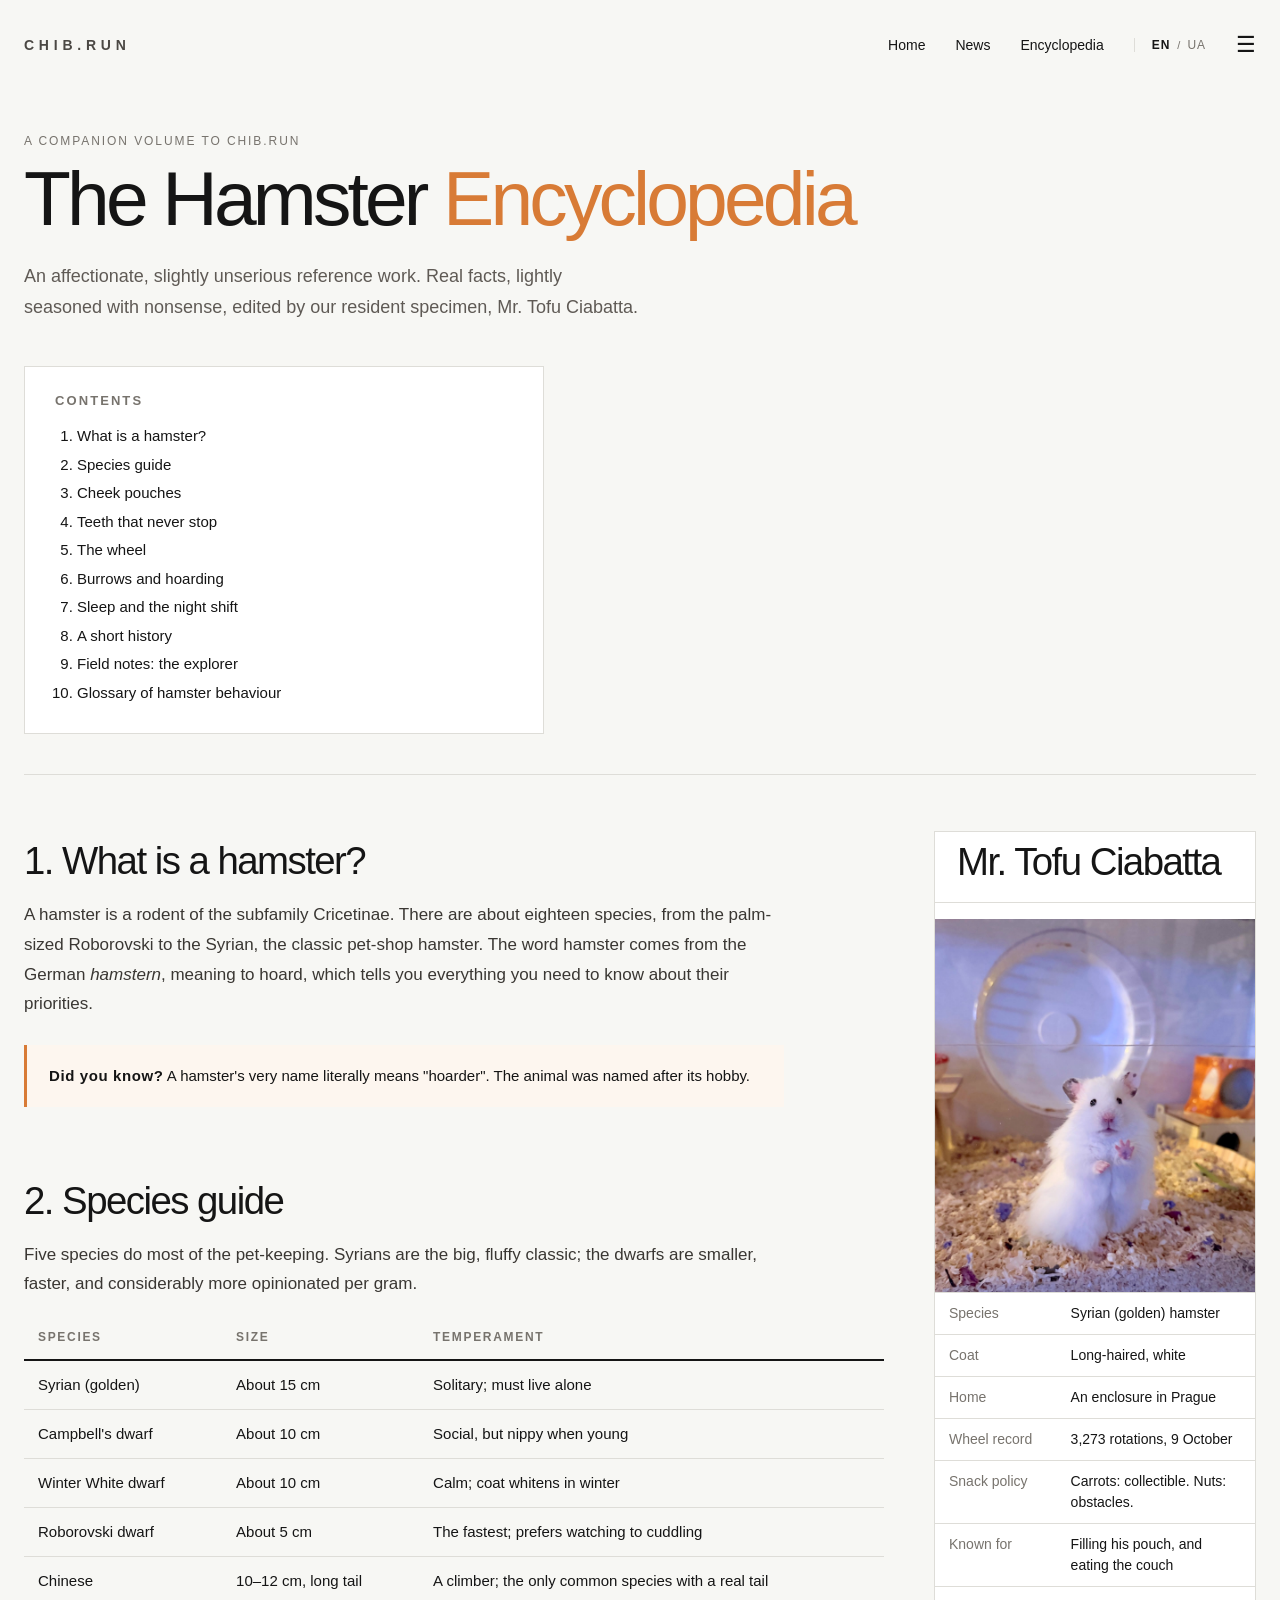
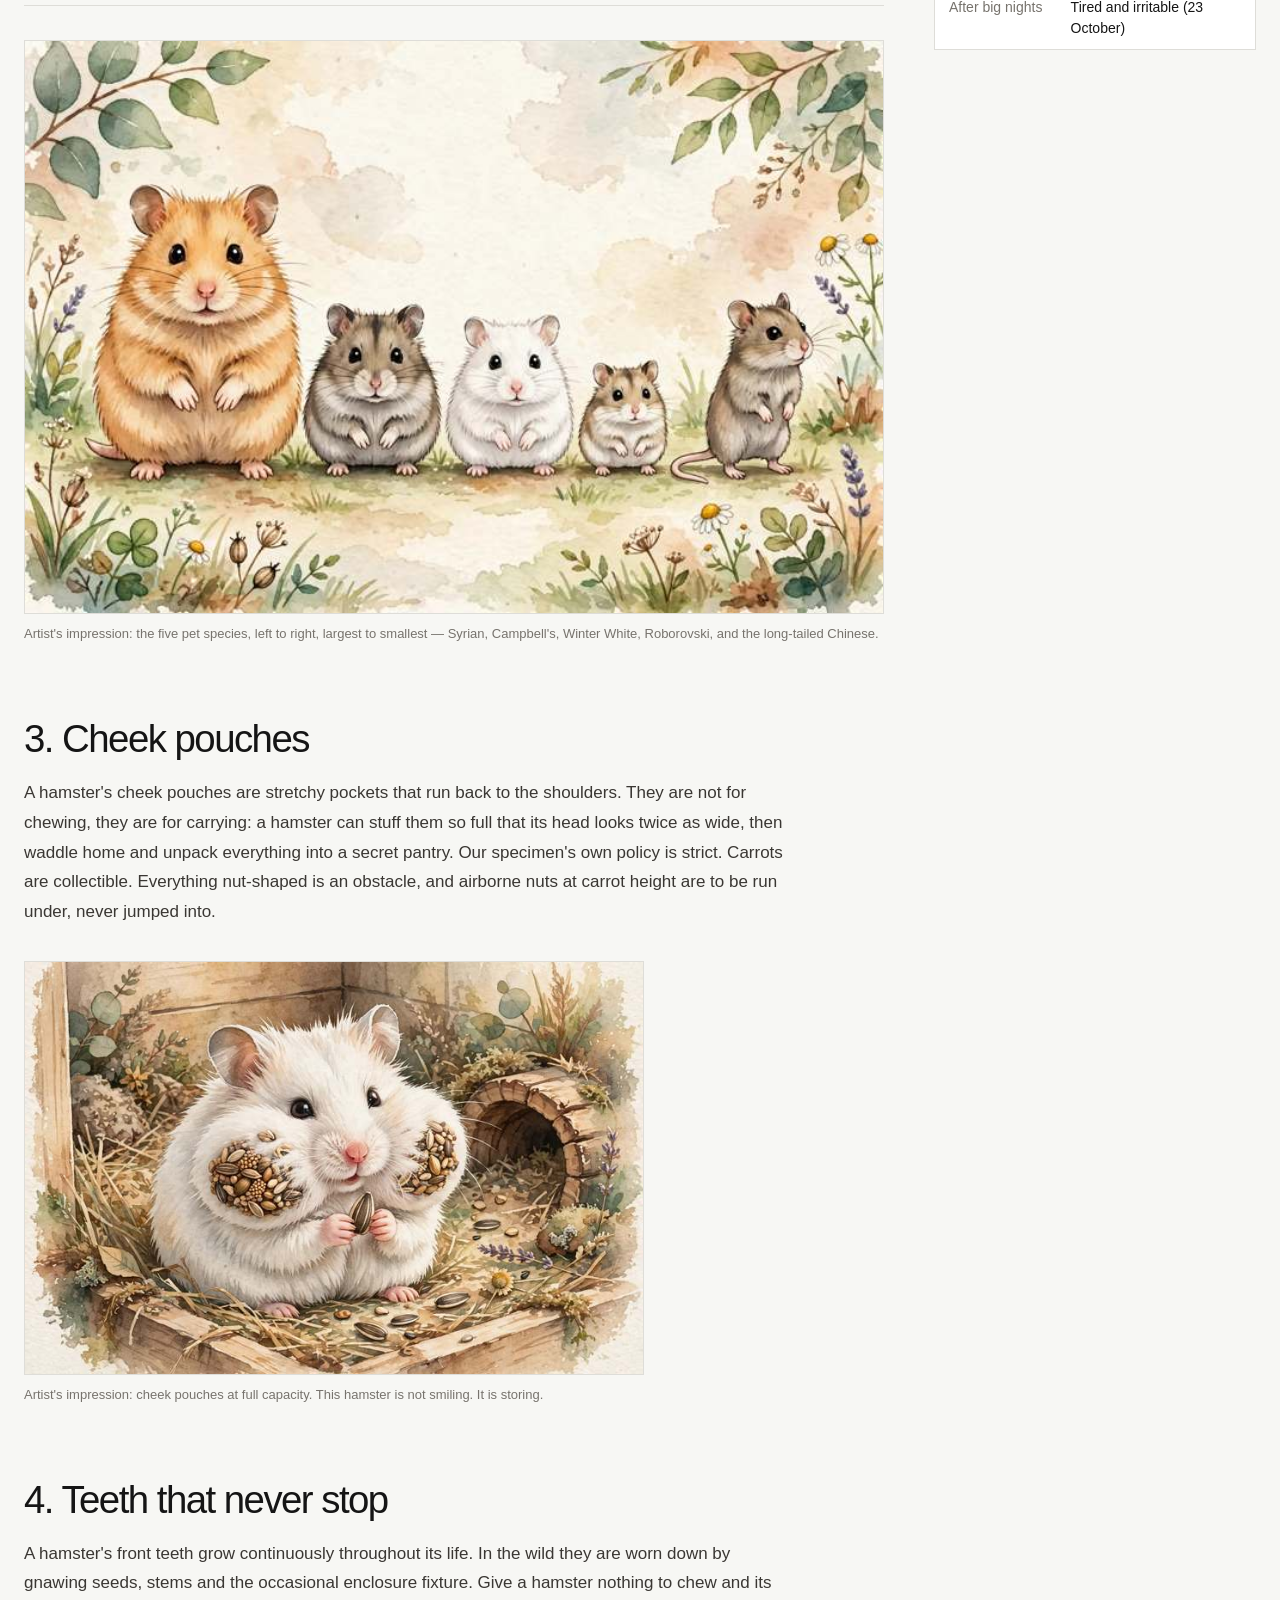
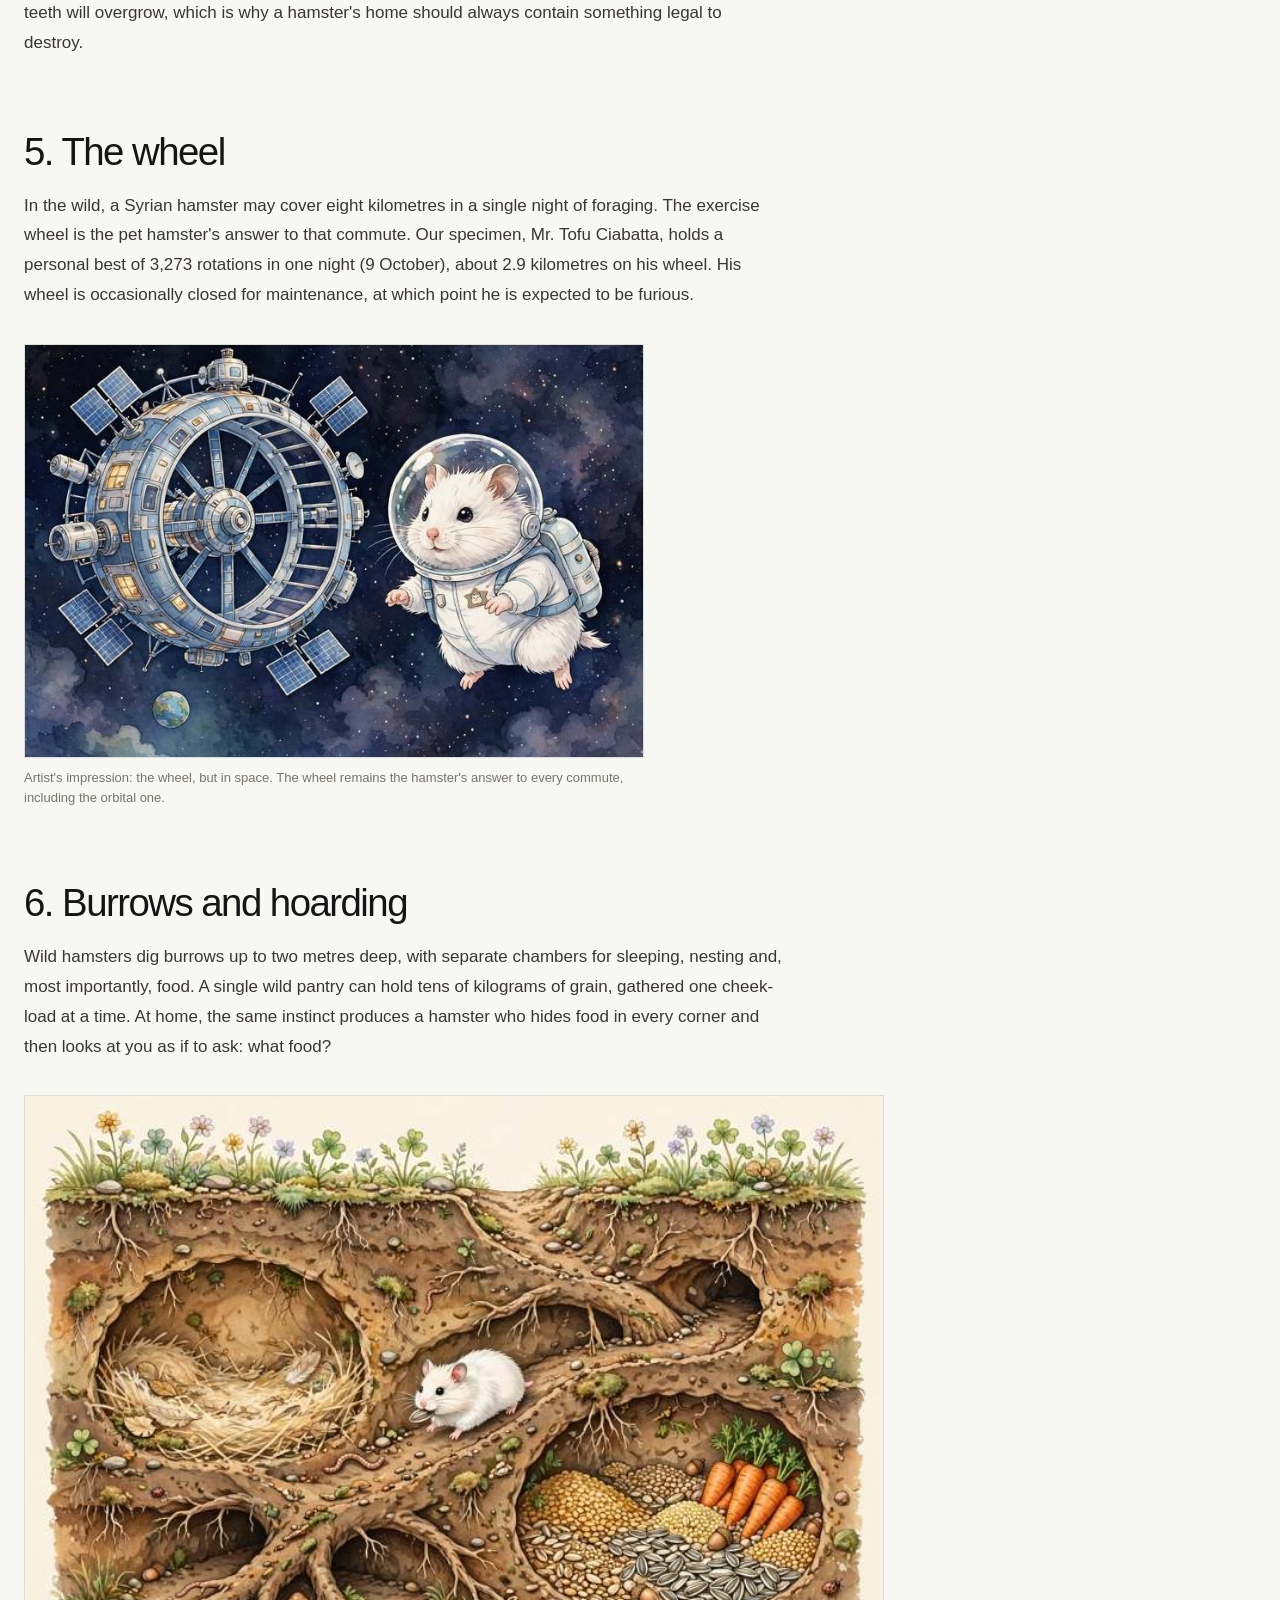
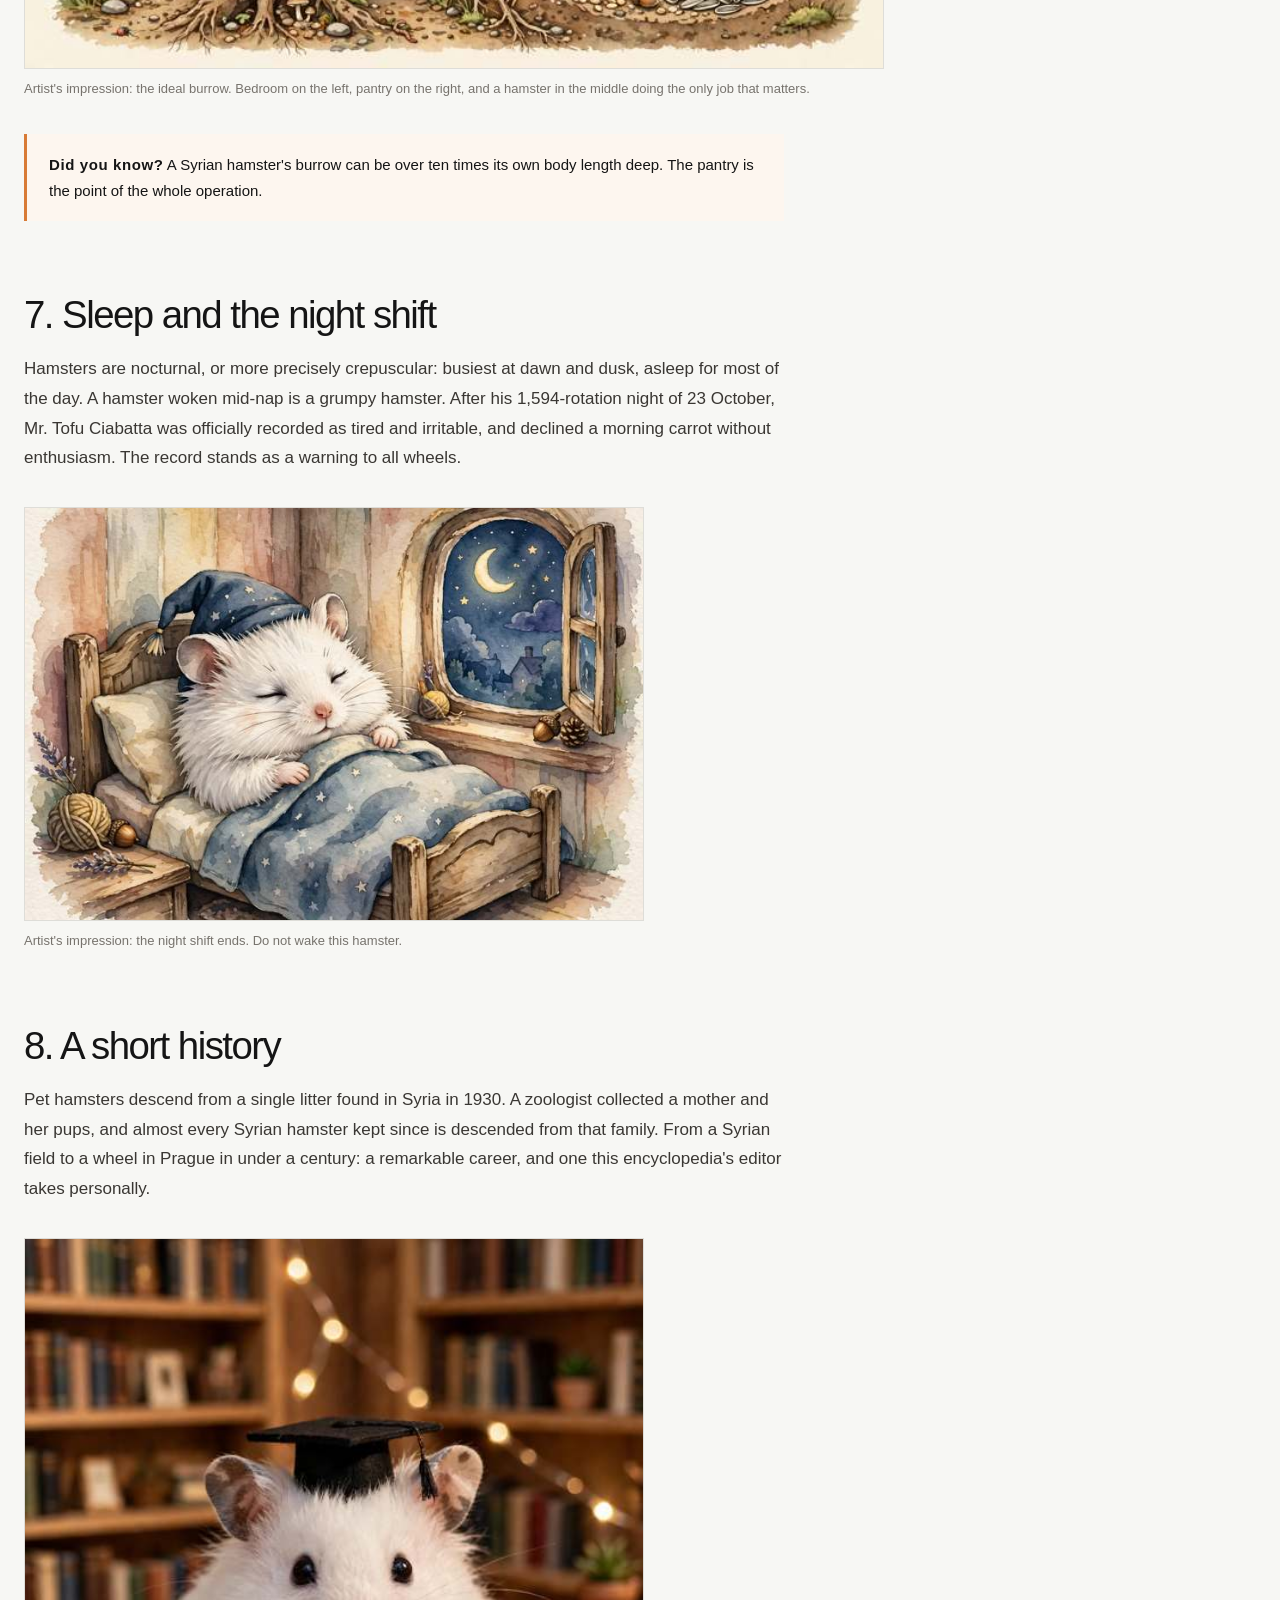
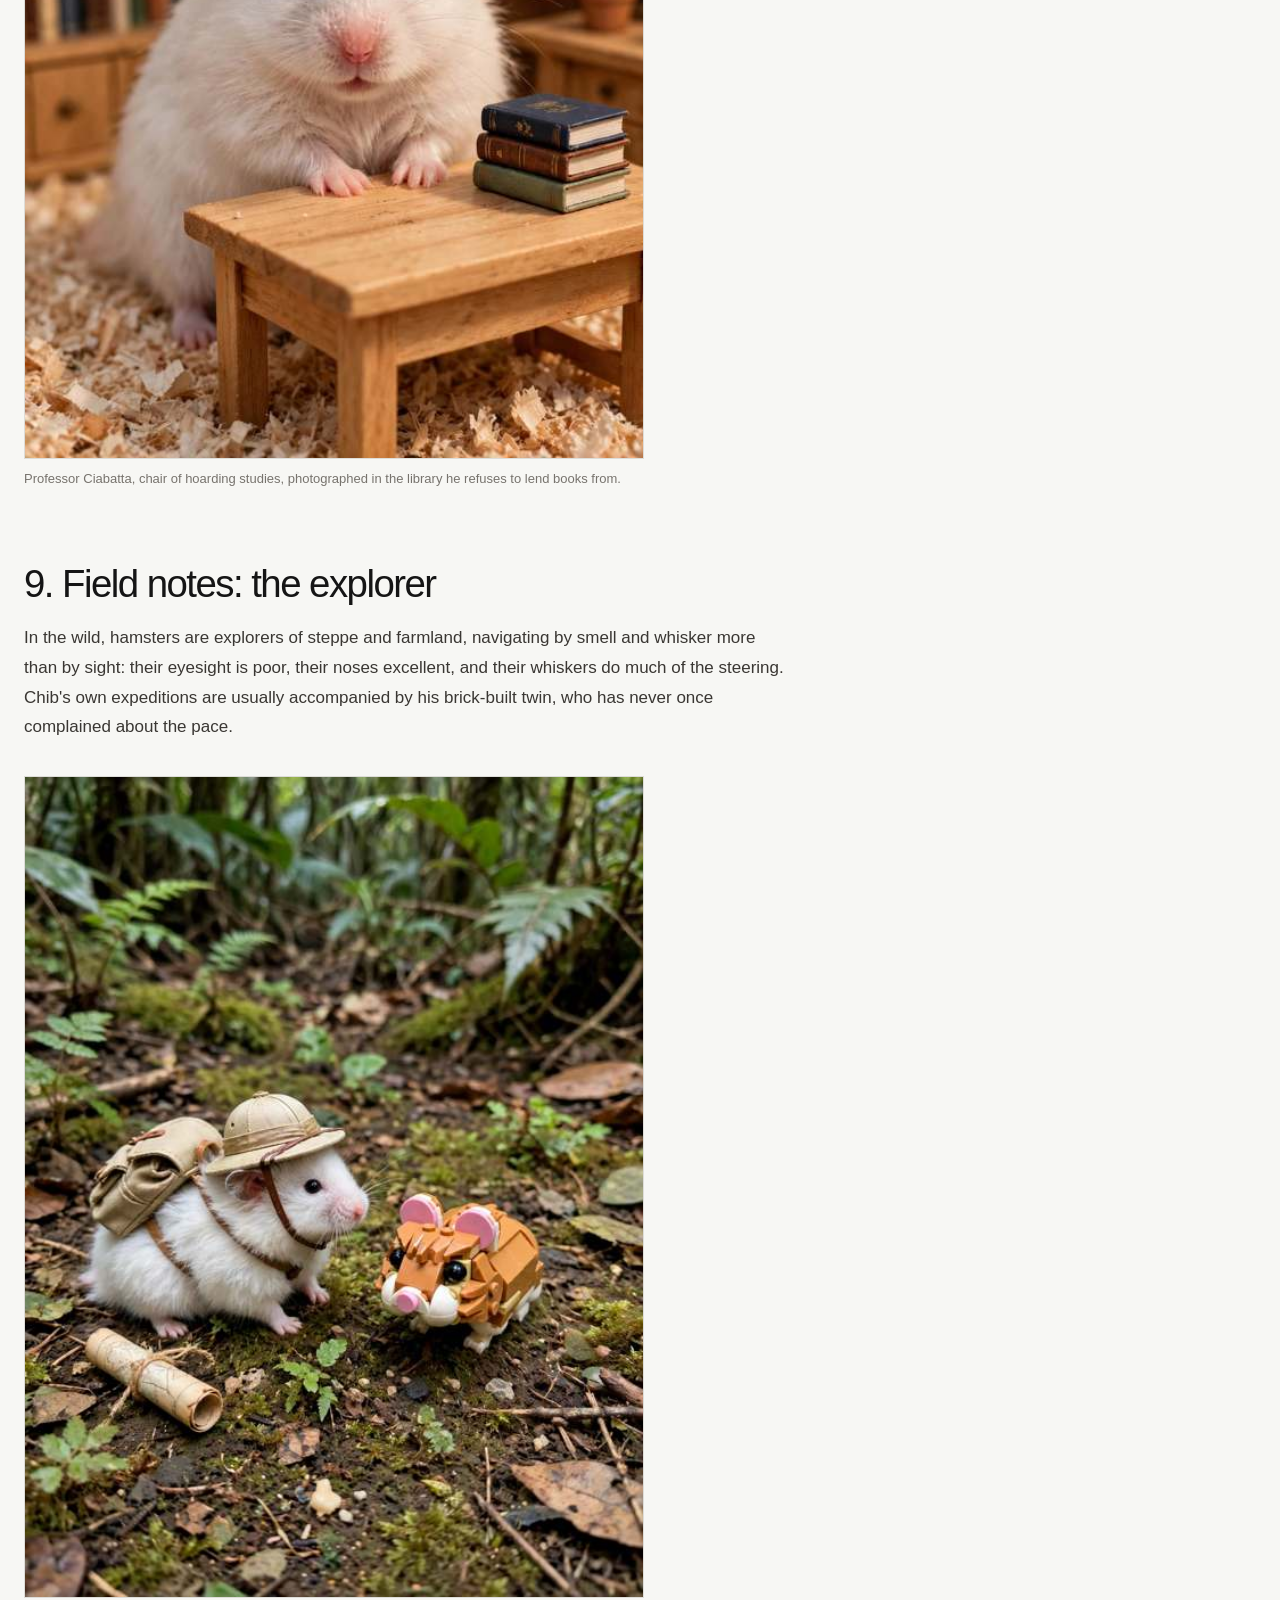
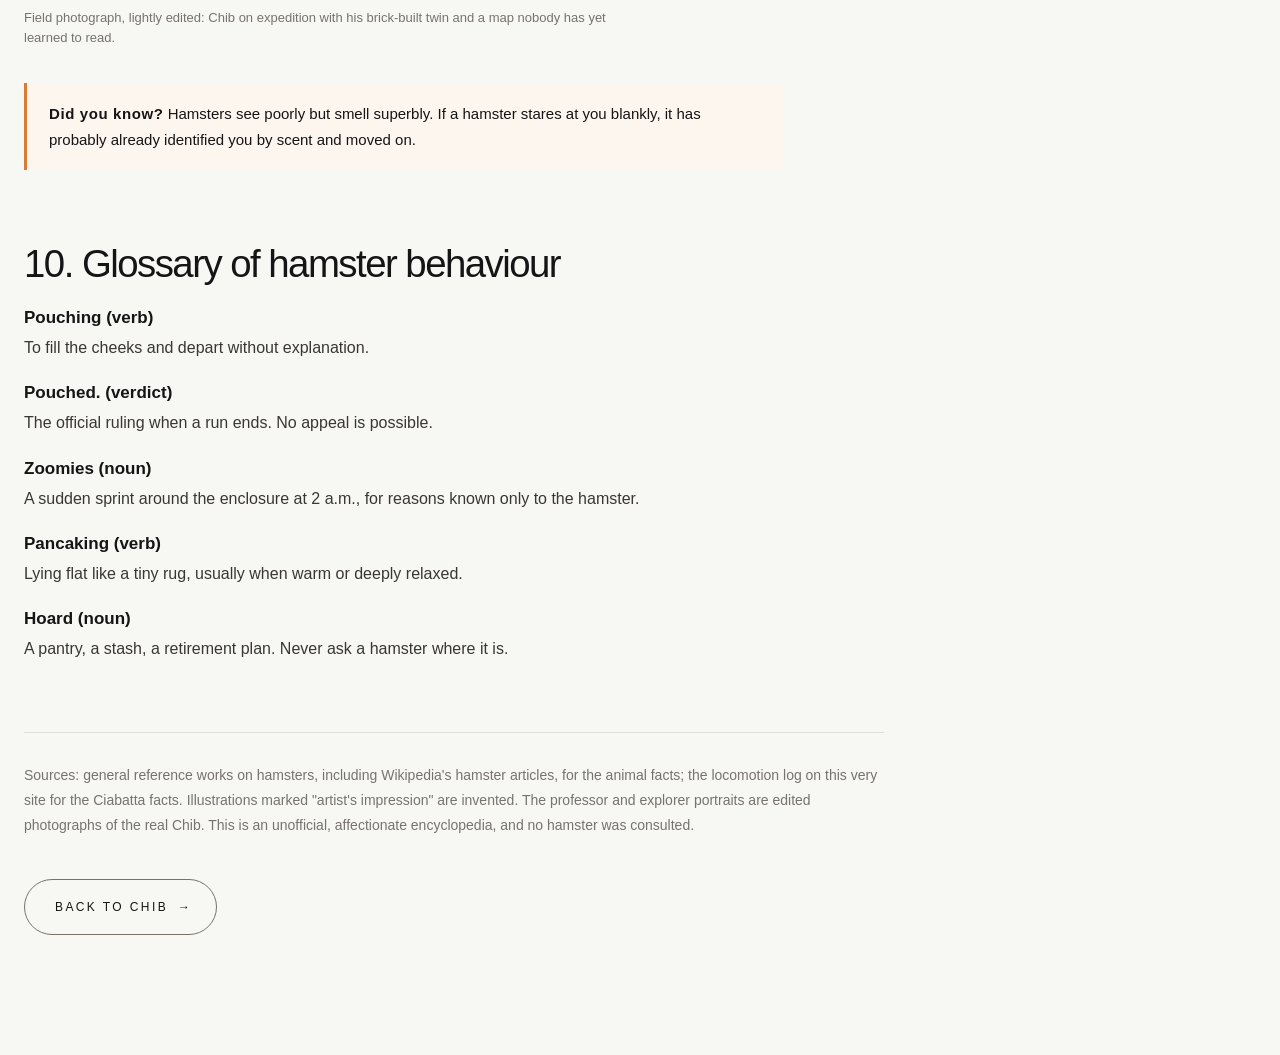
<file: encyclopedia.html>
<!DOCTYPE html>
<html lang="en">
<head>
  <meta charset="UTF-8">
  <meta name="viewport" content="width=device-width, initial-scale=1.0">
  <title>Hamster Encyclopedia — Chib</title>
  <link rel="icon" type="image/svg+xml" href="/favicon.svg">
  <style>
    :root {
      --bg: #f7f7f4;
      --text: #151515;
      --muted: #77736d;
      --line: #deddd8;
      --accent: #d87b36;
      --white: #ffffff;
    }
    * { box-sizing: border-box; }
    html { scroll-behavior: smooth; }
    body {
      margin: 0;
      background: var(--bg);
      color: var(--text);
      font-family: Inter, ui-sans-serif, -apple-system, BlinkMacSystemFont, "Segoe UI", sans-serif;
      -webkit-font-smoothing: antialiased;
    }
    a { color: inherit; text-decoration: none; }
    img { max-width: 100%; }

    /* Top bar, in the spirit of the main page */
    .topbar {
      position: relative;
      width: min(1380px, calc(100% - 48px));
      margin: 0 auto;
      padding: 34px 0 8px;
      display: flex;
      align-items: center;
      justify-content: space-between;
      gap: 24px;
    }
    .brand {
      font-size: 14px;
      font-weight: 600;
      letter-spacing: .34em;
      color: #4b4844;
    }
    .topnav { display: flex; align-items: center; gap: 30px; font-size: 14px; }
    .topnav a:hover { opacity: .6; }
    .language-toggle { display: flex; align-items: center; gap: 7px; padding-left: 17px; border-left: 1px solid var(--line); white-space: nowrap; }
    .language-toggle button {
      appearance: none; border: 0; padding: 0; background: transparent;
      font: inherit; font-size: 12px; font-weight: 500; letter-spacing: .08em;
      color: var(--muted); cursor: pointer;
    }
    .language-toggle button.active, .language-toggle button:hover { color: var(--text); }
    .language-toggle button.active { font-weight: 700; }
    .language-divider { font-size: 11px; color: var(--muted); }

    .site { width: min(1380px, calc(100% - 48px)); margin: 0 auto; }

    /* Header */
    .page-head { padding: 70px 0 40px; border-bottom: 1px solid var(--line); }
    .section-label {
      font-size: 12px; text-transform: uppercase; letter-spacing: .16em; color: var(--muted);
    }
    .page-head h1 {
      margin: 14px 0 0;
      font-size: clamp(52px, 6vw, 96px);
      line-height: .95; font-weight: 400; letter-spacing: -.05em;
    }
    .page-head h1 em { color: var(--accent); font-style: normal; }
    .subtitle {
      max-width: 620px; margin: 26px 0 0;
      font-size: 18px; line-height: 1.7; color: #5f5a55;
    }

    /* Wiki-style contents box */
    .toc {
      margin: 44px 0 0; padding: 26px 30px;
      background: var(--white); border: 1px solid var(--line);
      max-width: 520px;
    }
    .toc h2 { margin: 0 0 14px; font-size: 13px; text-transform: uppercase; letter-spacing: .16em; color: var(--muted); }
    .toc ol { margin: 0; padding-left: 22px; line-height: 1.9; font-size: 15px; }
    .toc a:hover { color: var(--accent); }

    /* Article layout: infobox floated right, wiki-style */
    .article { padding: 56px 0 30px; overflow: hidden; }
    .infobox {
      float: right; width: 322px; margin: 0 0 30px 44px;
      background: var(--white); border: 1px solid var(--line);
    }
    .infobox h2 {
      margin: 0; padding: 18px 22px;
      font-size: 20px; letter-spacing: -.02em;
      border-bottom: 1px solid var(--line);
    }
    .infobox img { width: 100%; display: block; object-fit: cover; }
    .infobox table { width: 100%; border-collapse: collapse; font-size: 14px; line-height: 1.5; }
    .infobox td { padding: 10px 14px; vertical-align: top; border-top: 1px solid var(--line); }
    .infobox td:first-child { color: var(--muted); width: 38%; }

    .article h2 {
      margin: 64px 0 16px; padding-top: 8px;
      font-size: clamp(28px, 3vw, 42px); font-weight: 500; letter-spacing: -.04em;
    }
    .article h2:first-of-type { margin-top: 0; }
    .article p { max-width: 760px; font-size: 17px; line-height: 1.75; color: #3a3733; }
    .article p a { text-decoration: underline; text-decoration-color: var(--accent); text-underline-offset: 3px; }

    /* Did-you-know boxes */
    .dyk {
      max-width: 760px; margin: 26px 0; padding: 18px 22px;
      background: #fdf6ef; border-left: 3px solid var(--accent);
      font-size: 15px; line-height: 1.7;
    }
    .dyk strong { letter-spacing: .04em; }

    /* Species table */
    table.species {
      width: 100%; max-width: 860px; border-collapse: collapse;
      font-size: 15px; line-height: 1.6; margin: 8px 0 26px;
    }
    table.species th {
      text-align: left; padding: 12px 14px;
      font-size: 12px; text-transform: uppercase; letter-spacing: .14em; color: var(--muted);
      border-bottom: 2px solid var(--text);
    }
    table.species td { padding: 12px 14px; border-bottom: 1px solid var(--line); vertical-align: top; }

    /* Figures */
    figure { margin: 34px 0; max-width: 860px; }
    figure img { width: 100%; display: block; border: 1px solid var(--line); background: #ece9e2; }
    figcaption { margin-top: 10px; font-size: 13px; color: var(--muted); line-height: 1.6; }
    figure.small { max-width: 620px; }

    /* Glossary */
    .glossary { max-width: 860px; }
    .glossary dt { font-size: 17px; font-weight: 600; margin-top: 22px; }
    .glossary dd { margin: 6px 0 0; font-size: 16px; line-height: 1.7; color: #3a3733; }

    .sources {
      margin: 70px 0 0; padding: 30px 0;
      border-top: 1px solid var(--line);
      font-size: 14px; line-height: 1.8; color: var(--muted); max-width: 860px;
    }
    .backlink {
      display: inline-flex; align-items: center; gap: 10px;
      margin: 10px 0 90px; padding: 0 24px 0 30px; height: 56px;
      border: 1px solid #77716a; border-radius: 999px;
      text-transform: uppercase; letter-spacing: .2em; font-size: 12px;
      transition: background .2s ease, color .2s ease;
    }
    .backlink:hover { background: #211f1d; color: #fff; }

    .sitenav { display: flex; align-items: center; gap: 30px; }
    .sitenav a:hover { opacity: .6; }
    .sitenav.open {
      display: flex; flex-direction: column; align-items: flex-end; gap: 14px;
      position: absolute; top: 100%; right: 0;
      background: var(--white); border: 1px solid var(--line); border-radius: 12px;
      padding: 16px 22px; box-shadow: 0 8px 24px rgba(0,0,0,.12); z-index: 10;
      text-align: right;
    }
    .menu-btn {
      display: block;
      appearance: none; border: 0; background: transparent;
      font-size: 22px; line-height: 1; color: var(--text); cursor: pointer; padding: 0;
    }

    @media (max-width: 760px) {
      .infobox { float: none; width: 100%; margin: 0 0 30px 0; }
      .topnav { gap: 16px; }
      .sitenav { display: none; }
    }
  </style>
</head>
<body>

  <div class="topbar">
    <a class="brand" href="/">CHIB.RUN</a>
    <div class="topnav">
      <nav class="sitenav" id="siteNav">
        <a href="/" data-i18n="navHome">Home</a>
        <a href="/news/" data-i18n="navNews">News</a>
        <a href="/encyclopedia.html" data-i18n="navEncy" aria-current="page">Encyclopedia</a>
      </nav>
      <div class="language-toggle" aria-label="Language">
        <button type="button" id="lang-en" class="active" onclick="setLanguage('en')">EN</button>
        <span class="language-divider">/</span>
        <button type="button" id="lang-ua" onclick="setLanguage('uk')">UA</button>
      </div>
      <button class="menu-btn" id="menuBtn" type="button" aria-label="Menu" aria-expanded="false">&#9776;</button>
    </div>
  </div>

  <div class="site">

    <header class="page-head">
      <div class="section-label" data-i18n="kicker">A companion volume to chib.run</div>
      <h1><span data-i18n="titleA">The Hamster</span> <em data-i18n="titleB">Encyclopedia</em></h1>
      <p class="subtitle" data-i18n="subtitle">An affectionate, slightly unserious reference work. Real facts, lightly seasoned with nonsense, edited by our resident specimen, Mr. Tofu Ciabatta.</p>

      <nav class="toc">
        <h2 data-i18n="contents">Contents</h2>
        <ol>
          <li><a href="#what" data-i18n="c1">What is a hamster?</a></li>
          <li><a href="#species" data-i18n="c2">Species guide</a></li>
          <li><a href="#pouches" data-i18n="c3">Cheek pouches</a></li>
          <li><a href="#teeth" data-i18n="c4">Teeth that never stop</a></li>
          <li><a href="#wheel" data-i18n="c5">The wheel</a></li>
          <li><a href="#burrows" data-i18n="c6">Burrows and hoarding</a></li>
          <li><a href="#sleep" data-i18n="c7">Sleep and the night shift</a></li>
          <li><a href="#history" data-i18n="c8">A short history</a></li>
          <li><a href="#fieldnotes" data-i18n="c9">Field notes: the explorer</a></li>
          <li><a href="#glossary" data-i18n="c10">Glossary of hamster behaviour</a></li>
        </ol>
      </nav>
    </header>

    <main class="article">

      <!-- Specimen infobox, wiki-style -->
      <aside class="infobox">
        <h2 data-i18n="infoTitle">Mr. Tofu Ciabatta</h2>
        <img src="images/chib-hero.jpeg" alt="Mr. Tofu Ciabatta in his enclosure">
        <table>
          <tr><td data-i18n="infoSpecies">Species</td><td data-i18n="infoSpeciesV">Syrian (golden) hamster</td></tr>
          <tr><td data-i18n="infoCoat">Coat</td><td data-i18n="infoCoatV">Long-haired, white</td></tr>
          <tr><td data-i18n="infoHome">Home</td><td data-i18n="infoHomeV">An enclosure in Prague</td></tr>
          <tr><td data-i18n="infoRecord">Wheel record</td><td data-i18n="infoRecordV">3,273 rotations, 9 October</td></tr>
          <tr><td data-i18n="infoSnack">Snack policy</td><td data-i18n="infoSnackV">Carrots: collectible. Nuts: obstacles.</td></tr>
          <tr><td data-i18n="infoKnown">Known for</td><td data-i18n="infoKnownV">Filling his pouch, and eating the couch</td></tr>
          <tr><td data-i18n="infoMood">After big nights</td><td data-i18n="infoMoodV">Tired and irritable (23 October)</td></tr>
        </table>
      </aside>

      <h2 id="what" data-i18n="h1">1. What is a hamster?</h2>
      <p data-i18n="p1">A hamster is a rodent of the subfamily Cricetinae. There are about eighteen species, from the palm-sized Roborovski to the Syrian, the classic pet-shop hamster. The word hamster comes from the German <i>hamstern</i>, meaning to hoard, which tells you everything you need to know about their priorities.</p>
      <div class="dyk"><strong data-i18n="dyk1a">Did you know?</strong> <span data-i18n="dyk1b">A hamster's very name literally means "hoarder". The animal was named after its hobby.</span></div>

      <h2 id="species" data-i18n="h2">2. Species guide</h2>
      <p data-i18n="p2">Five species do most of the pet-keeping. Syrians are the big, fluffy classic; the dwarfs are smaller, faster, and considerably more opinionated per gram.</p>
      <table class="species">
        <tr><th data-i18n="thSpecies">Species</th><th data-i18n="thSize">Size</th><th data-i18n="thTemper">Temperament</th></tr>
        <tr><td data-i18n="sp1">Syrian (golden)</td><td data-i18n="sp1s">About 15 cm</td><td data-i18n="sp1t">Solitary; must live alone</td></tr>
        <tr><td data-i18n="sp2">Campbell's dwarf</td><td data-i18n="sp2s">About 10 cm</td><td data-i18n="sp2t">Social, but nippy when young</td></tr>
        <tr><td data-i18n="sp3">Winter White dwarf</td><td data-i18n="sp3s">About 10 cm</td><td data-i18n="sp3t">Calm; coat whitens in winter</td></tr>
        <tr><td data-i18n="sp4">Roborovski dwarf</td><td data-i18n="sp4s">About 5 cm</td><td data-i18n="sp4t">The fastest; prefers watching to cuddling</td></tr>
        <tr><td data-i18n="sp5">Chinese</td><td data-i18n="sp5s">10–12 cm, long tail</td><td data-i18n="sp5t">A climber; the only common species with a real tail</td></tr>
      </table>

      <figure>
        <img id="ency-lineup" alt="Five pet hamster species standing in a row by size">
        <figcaption data-i18n="capLineup">Artist's impression: the five pet species, left to right, largest to smallest — Syrian, Campbell's, Winter White, Roborovski, and the long-tailed Chinese.</figcaption>
      </figure>

      <h2 id="pouches" data-i18n="h3">3. Cheek pouches</h2>
      <p data-i18n="p3">A hamster's cheek pouches are stretchy pockets that run back to the shoulders. They are not for chewing, they are for carrying: a hamster can stuff them so full that its head looks twice as wide, then waddle home and unpack everything into a secret pantry. Our specimen's own policy is strict. Carrots are collectible. Everything nut-shaped is an obstacle, and airborne nuts at carrot height are to be run under, never jumped into.</p>

      <figure class="small">
        <img id="ency-pouches" alt="A hamster with cheeks stuffed full of seeds">
        <figcaption data-i18n="capPouches">Artist's impression: cheek pouches at full capacity. This hamster is not smiling. It is storing.</figcaption>
      </figure>

      <h2 id="teeth" data-i18n="h4">4. Teeth that never stop</h2>
      <p data-i18n="p4">A hamster's front teeth grow continuously throughout its life. In the wild they are worn down by gnawing seeds, stems and the occasional enclosure fixture. Give a hamster nothing to chew and its teeth will overgrow, which is why a hamster's home should always contain something legal to destroy.</p>

      <h2 id="wheel" data-i18n="h5">5. The wheel</h2>
      <p data-i18n="p5">In the wild, a Syrian hamster may cover eight kilometres in a single night of foraging. The exercise wheel is the pet hamster's answer to that commute. Our specimen, Mr. Tofu Ciabatta, holds a personal best of 3,273 rotations in one night (9 October), about 2.9 kilometres on his wheel. His wheel is occasionally closed for maintenance, at which point he is expected to be furious.</p>
      <figure class="small">
        <img id="ency-astronaut" alt="A hamster astronaut beside a wheel-shaped space station">
        <figcaption data-i18n="capAstronaut">Artist's impression: the wheel, but in space. The wheel remains the hamster's answer to every commute, including the orbital one.</figcaption>
      </figure>

      <h2 id="burrows" data-i18n="h6">6. Burrows and hoarding</h2>
      <p data-i18n="p6">Wild hamsters dig burrows up to two metres deep, with separate chambers for sleeping, nesting and, most importantly, food. A single wild pantry can hold tens of kilograms of grain, gathered one cheek-load at a time. At home, the same instinct produces a hamster who hides food in every corner and then looks at you as if to ask: what food?</p>
      <figure>
        <img id="ency-burrow" alt="Cutaway illustration of a hamster burrow with nesting and pantry chambers">
        <figcaption data-i18n="capBurrow">Artist's impression: the ideal burrow. Bedroom on the left, pantry on the right, and a hamster in the middle doing the only job that matters.</figcaption>
      </figure>
      <div class="dyk"><strong data-i18n="dyk2a">Did you know?</strong> <span data-i18n="dyk2b">A Syrian hamster's burrow can be over ten times its own body length deep. The pantry is the point of the whole operation.</span></div>

      <h2 id="sleep" data-i18n="h7">7. Sleep and the night shift</h2>
      <p data-i18n="p7">Hamsters are nocturnal, or more precisely crepuscular: busiest at dawn and dusk, asleep for most of the day. A hamster woken mid-nap is a grumpy hamster. After his 1,594-rotation night of 23 October, Mr. Tofu Ciabatta was officially recorded as tired and irritable, and declined a morning carrot without enthusiasm. The record stands as a warning to all wheels.</p>

      <figure class="small">
        <img id="ency-sleepy" alt="A sleepy hamster tucked into a tiny bed">
        <figcaption data-i18n="capSleepy">Artist's impression: the night shift ends. Do not wake this hamster.</figcaption>
      </figure>

      <h2 id="history" data-i18n="h8">8. A short history</h2>
      <p data-i18n="p8">Pet hamsters descend from a single litter found in Syria in 1930. A zoologist collected a mother and her pups, and almost every Syrian hamster kept since is descended from that family. From a Syrian field to a wheel in Prague in under a century: a remarkable career, and one this encyclopedia's editor takes personally.</p>
      <figure class="small">
        <img id="ency-professor" alt="Chib wearing a tiny graduation cap in a miniature library">
        <figcaption data-i18n="capProfessor">Professor Ciabatta, chair of hoarding studies, photographed in the library he refuses to lend books from.</figcaption>
      </figure>

      <h2 id="fieldnotes" data-i18n="h9">9. Field notes: the explorer</h2>
      <p data-i18n="p9">In the wild, hamsters are explorers of steppe and farmland, navigating by smell and whisker more than by sight: their eyesight is poor, their noses excellent, and their whiskers do much of the steering. Chib's own expeditions are usually accompanied by his brick-built twin, who has never once complained about the pace.</p>
      <figure class="small">
        <img id="ency-explorer" alt="Chib as a tiny explorer with a backpack and map beside his brick-built twin">
        <figcaption data-i18n="capExplorer">Field photograph, lightly edited: Chib on expedition with his brick-built twin and a map nobody has yet learned to read.</figcaption>
      </figure>
      <div class="dyk"><strong data-i18n="dyk3a">Did you know?</strong> <span data-i18n="dyk3b">Hamsters see poorly but smell superbly. If a hamster stares at you blankly, it has probably already identified you by scent and moved on.</span></div>

      <h2 id="glossary" data-i18n="h10">10. Glossary of hamster behaviour</h2>
      <dl class="glossary">
        <dt data-i18n="g1t">Pouching (verb)</dt>
        <dd data-i18n="g1d">To fill the cheeks and depart without explanation.</dd>
        <dt data-i18n="g2t">Pouched. (verdict)</dt>
        <dd data-i18n="g2d">The official ruling when a run ends. No appeal is possible.</dd>
        <dt data-i18n="g3t">Zoomies (noun)</dt>
        <dd data-i18n="g3d">A sudden sprint around the enclosure at 2 a.m., for reasons known only to the hamster.</dd>
        <dt data-i18n="g4t">Pancaking (verb)</dt>
        <dd data-i18n="g4d">Lying flat like a tiny rug, usually when warm or deeply relaxed.</dd>
        <dt data-i18n="g5t">Hoard (noun)</dt>
        <dd data-i18n="g5d">A pantry, a stash, a retirement plan. Never ask a hamster where it is.</dd>
      </dl>

      <div class="sources">
        <span data-i18n="sources">Sources: general reference works on hamsters, including Wikipedia's hamster articles, for the animal facts; the locomotion log on this very site for the Ciabatta facts. Illustrations marked "artist's impression" are invented. The professor and explorer portraits are edited photographs of the real Chib. This is an unofficial, affectionate encyclopedia, and no hamster was consulted.</span>
      </div>

      <a class="backlink" href="/">
        <span data-i18n="back">Back to Chib</span>
        <span>→</span>
      </a>

    </main>
  </div>

<script>
var translations = {
en: {},
uk: {
navHome: "Головна",
kicker: "Додатковий том до chib.run",
titleA: "Енциклопедія",
titleB: "хом'яків",
subtitle: "Люблячий, трохи несерйозний довідник. Справжні факти, трохи приправлені нісенітницею, за редакцією нашого штатного зразка, містера Тофу Чіабати.",
contents: "Зміст",
c1: "Що таке хом'як?",
c2: "Путівник видами",
c3: "Защічні мішки",
c4: "Зуби, що ніколи не зупиняються",
c5: "Колесо",
c6: "Нори та запаси",
c7: "Сон і нічна зміна",
c8: "Коротка історія",
c9: "Польові нотатки: дослідник",
c10: "Словник поведінки хом'яків",
infoTitle: "Містер Тофу Чіабата",
infoSpecies: "Вид",
infoSpeciesV: "Сирійський (золотистий) хом'як",
infoCoat: "Шерсть",
infoCoatV: "Довгошерстий, білий",
infoHome: "Дім",
infoHomeV: "Вольєр у Празі",
infoRecord: "Рекорд колеса",
infoRecordV: "3 273 оберти, 9 жовтня",
infoSnack: "Політика смаколиків",
infoSnackV: "Морква: можна збирати. Горіхи: перешкоди.",
infoKnown: "Відомий тим",
infoKnownV: "Що набиває щоки та їсть диван",
infoMood: "Після великих ночей",
infoMoodV: "Втомлений і дратівливий (23 жовтня)",
h1: "1. Що таке хом'як?",
p1: "Хом'як — це гризун підродини Cricetinae. Існує близько вісімнадцяти видів, від крихітного хом'яка Роборовського до сирійського, класичного хом'яка з зоомагазину. Слово «хом'як» походить від німецького hamstern, що означає «запасати», і це розповідає про їхні пріоритети все.",
dyk1a: "Чи знаєте ви?",
dyk1b: "Сама назва хом'яка буквально означає «запасливий». Тварину назвали на честь її хобі.",
h2: "2. Путівник видами",
p2: "П'ять видів найчастіше тримають удома. Сирійські — великі, пухнасті класики; карликові — менші, швидші та значно більш вперті на грам ваги.",
thSpecies: "Вид",
thSize: "Розмір",
thTemper: "Характер",
sp1: "Сирійський (золотистий)",
sp1s: "Близько 15 см",
sp1t: "Одинак; має жити сам",
sp2: "Карликовий Кемпбелла",
sp2s: "Близько 10 см",
sp2t: "Товариський, але кусається молодим",
sp3: "Карликовий білоногий",
sp3s: "Близько 10 см",
sp3t: "Спокійний; шерсть біліє взимку",
sp4: "Карликовий Роборовського",
sp4s: "Близько 5 см",
sp4t: "Найшвидший; любить спостерігати, а не обійматися",
sp5: "Китайський",
sp5s: "10–12 см, довгий хвіст",
sp5t: "Лазун; єдиний поширений вид зі справжнім хвостом",
h3: "3. Защічні мішки",
p3: "Защічні мішки хом'яка — це еластичні кишені, що тягнуться аж до плечей. Вони не для жування, а для перенесення: хом'як може набити їх так, що голова здається вдвічі ширшою, а потім почвакати додому і розпакувати все в таємну комору. Політика нашого зразка сувора. Морква — для збирання. Усе горіхоподібне — перешкода, а повітряні горіхи на висоті моркви треба пробігати під ними, ніколи не стрибати в них.",
h4: "4. Зуби, що ніколи не зупиняються",
p4: "Передні зуби хом'яка ростуть протягом усього життя. У дикій природі вони сточуються об насіння, стебла та час від часу об деталі вольєра. Якщо хом'якові нічого гризти, зуби переростуть, тому в домі хом'яка завжди має бути щось законне для знищення.",
h5: "5. Колесо",
p5: "У дикій природі сирійський хом'як може подолати вісім кілометрів за одну ніч пошуків їжі. Бігове колесо — це відповідь домашнього хом'яка на такі поїздки. Наш зразок, містер Тофу Чіабата, тримає особистий рекорд — 3 273 оберти за одну ніч (9 жовтня), близько 2,9 кілометра на його колесі. Його колесо іноді закривають на обслуговування, і тоді він, як очікується, буде лютим.",
capAstronaut: "Ілюстрація художника: колесо, але в космосі. Колесо лишається відповіддю хом'яка на будь-яку поїздку, включно з орбітальною.",
h6: "6. Нори та запаси",
p6: "Дикі хом'яки риють нори до двох метрів завглибшки, з окремими камерами для сну, гнізда і, найголовніше, їжі. Одна дика комора може вміщувати десятки кілограмів зерна, зібраного по одній щічній порції за раз. Удома той самий інстинкт породжує хом'яка, який ховає їжу в кожному кутку, а потім дивиться на вас так, ніби питає: яка їжа?",
capBurrow: "Ілюстрація художника: ідеальна нора. Спальня ліворуч, комора праворуч, а посередині хом'як, що виконує єдину роботу, яка має значення.",
dyk2a: "Чи знаєте ви?",
dyk2b: "Нора сирійського хом'яка може бути глибшою за довжину його тіла більш ніж у десять разів. Комора — це сенс усієї операції.",
h7: "7. Сон і нічна зміна",
p7: "Хом'яки нічні, а точніше сутінкові: найактивніші на світанку та ввечері, а більшу частину дня сплять. Розбуджений посеред дрімоти хом'як — сердитий хом'як. Після ночі з 1 594 обертами 23 жовтня містер Тофу Чіабата був офіційно зафіксований як втомлений і дратівливий, а ранкову моркву відхилив без ентузіазму. Запис лишається застереженням для всіх коліс.",
h8: "8. Коротка історія",
p8: "Домашні хом'яки походять від одного виводка, знайденого в Сирії у 1930 році. Зоолог зібрав матір та її малят, і майже всі сирійські хом'яки, яких тримають відтоді, походять з тієї родини. Від сирійського поля до колеса в Празі менш ніж за століття: видатна кар'єра, яку редактор цієї енциклопедії сприймає особисто.",
capProfessor: "Професор Чіабата, завідувач кафедри запасів, сфотографований у бібліотеці, з якої він відмовляється позичати книжки.",
h9: "9. Польові нотатки: дослідник",
p9: "У дикій природі хом'яки — дослідники степів і полів, що орієнтуються більше за запахом і вусами, ніж за зором: зір у них слабкий, нюх чудовий, а вуса роблять більшу частину керування. Власні експедиції Чіабати зазвичай супроводжує його цегляний двійник, який жодного разу не поскаржився на темп.",
capExplorer: "Польове фото, трохи відредаговане: Чіабата в експедиції зі своїм цегляним двійником і картою, яку ще ніхто не навчився читати.",
dyk3a: "Чи знаєте ви?",
dyk3b: "Хом'яки погано бачать, але чудово нюхають. Якщо хом'як дивиться на вас порожнім поглядом, він, імовірно, вже впізнав вас за запахом і пішов далі.",
h10: "10. Словник поведінки хом'яків",
g1t: "Набивання щік (дієслово)",
g1d: "Наповнити щоки і піти без пояснень.",
g2t: "«У мішку». (вирок)",
g2d: "Офіційне рішення про завершення забігу. Оскарженню не підлягає.",
g3t: "Зуми (іменник)",
g3d: "Раптовий спринт вольєром о 2-й ночі з причин, відомих лише хом'якові.",
g4t: "Розпластування (дієслово)",
g4d: "Лежати пласко, як маленький килимок, зазвичай коли тепло або дуже розслаблено.",
g5t: "Запас (іменник)",
g5d: "Комора, схованка, пенсійний план. Ніколи не питайте хом'яка, де він.",
sources: "Джерела: загальні довідкові праці про хом'яків, зокрема статті Вікіпедії про хом'яків, для фактів про тварин; журнал пересування на цьому ж сайті — для фактів про Чіабату. Ілюстрації з позначкою «ілюстрація художника» вигадані. Портрети професора та дослідника — відредаговані фотографії справжнього Чіабати. Це неофіційна, любляча енциклопедія, і жодного хом'яка не консультували.",
capLineup: "Ілюстрація художника: п'ять домашніх видів, зліва направо, від найбільшого до найменшого — сирійський, Кемпбелла, білоногий, Роборовського та довгохвостий китайський.",
capPouches: "Ілюстрація художника: защічні мішки на повну потужність. Цей хом'як не усміхається. Він запасає.",
capSleepy: "Ілюстрація художника: нічна зміна закінчилася. Не будіть цього хом'яка.",
navNews: "Новини",
navEncy: "Енциклопедія",
back: "Назад до Чіабати"
}
};
function setLanguage(lang) {
  var dict = translations[lang] || {};
  document.querySelectorAll('[data-i18n]').forEach(function (el) {
    var key = el.getAttribute('data-i18n');
    if (dict[key]) { el.textContent = dict[key]; }
  });
  document.getElementById('lang-en').classList.toggle('active', lang === 'en');
  document.getElementById('lang-ua').classList.toggle('active', lang === 'uk');
  document.documentElement.lang = lang === 'uk' ? 'uk' : 'en';
}
</script>
<script src="ency-astronaut.js"></script>
<script src="ency-burrow.js"></script>
<script src="ency-professor.js"></script>
<script src="ency-explorer.js"></script>
<script src="ency-lineup.js"></script>
<script src="ency-pouches.js"></script>
<script src="ency-sleepy.js"></script>
<script>
["astronaut","burrow","professor","explorer","lineup","pouches","sleepy"].forEach(function (n) { document.getElementById("ency-" + n).src = window.ENCY_IMG[n]; });
</script>
  <script>
    (function () {
      var btn = document.getElementById('menuBtn');
      var nav = document.getElementById('siteNav');
      if (!btn || !nav) return;
      btn.addEventListener('click', function () {
        var open = nav.classList.toggle('open');
        btn.setAttribute('aria-expanded', open ? 'true' : 'false');
      });
    })();
  </script>

</body>
</html>
</file>
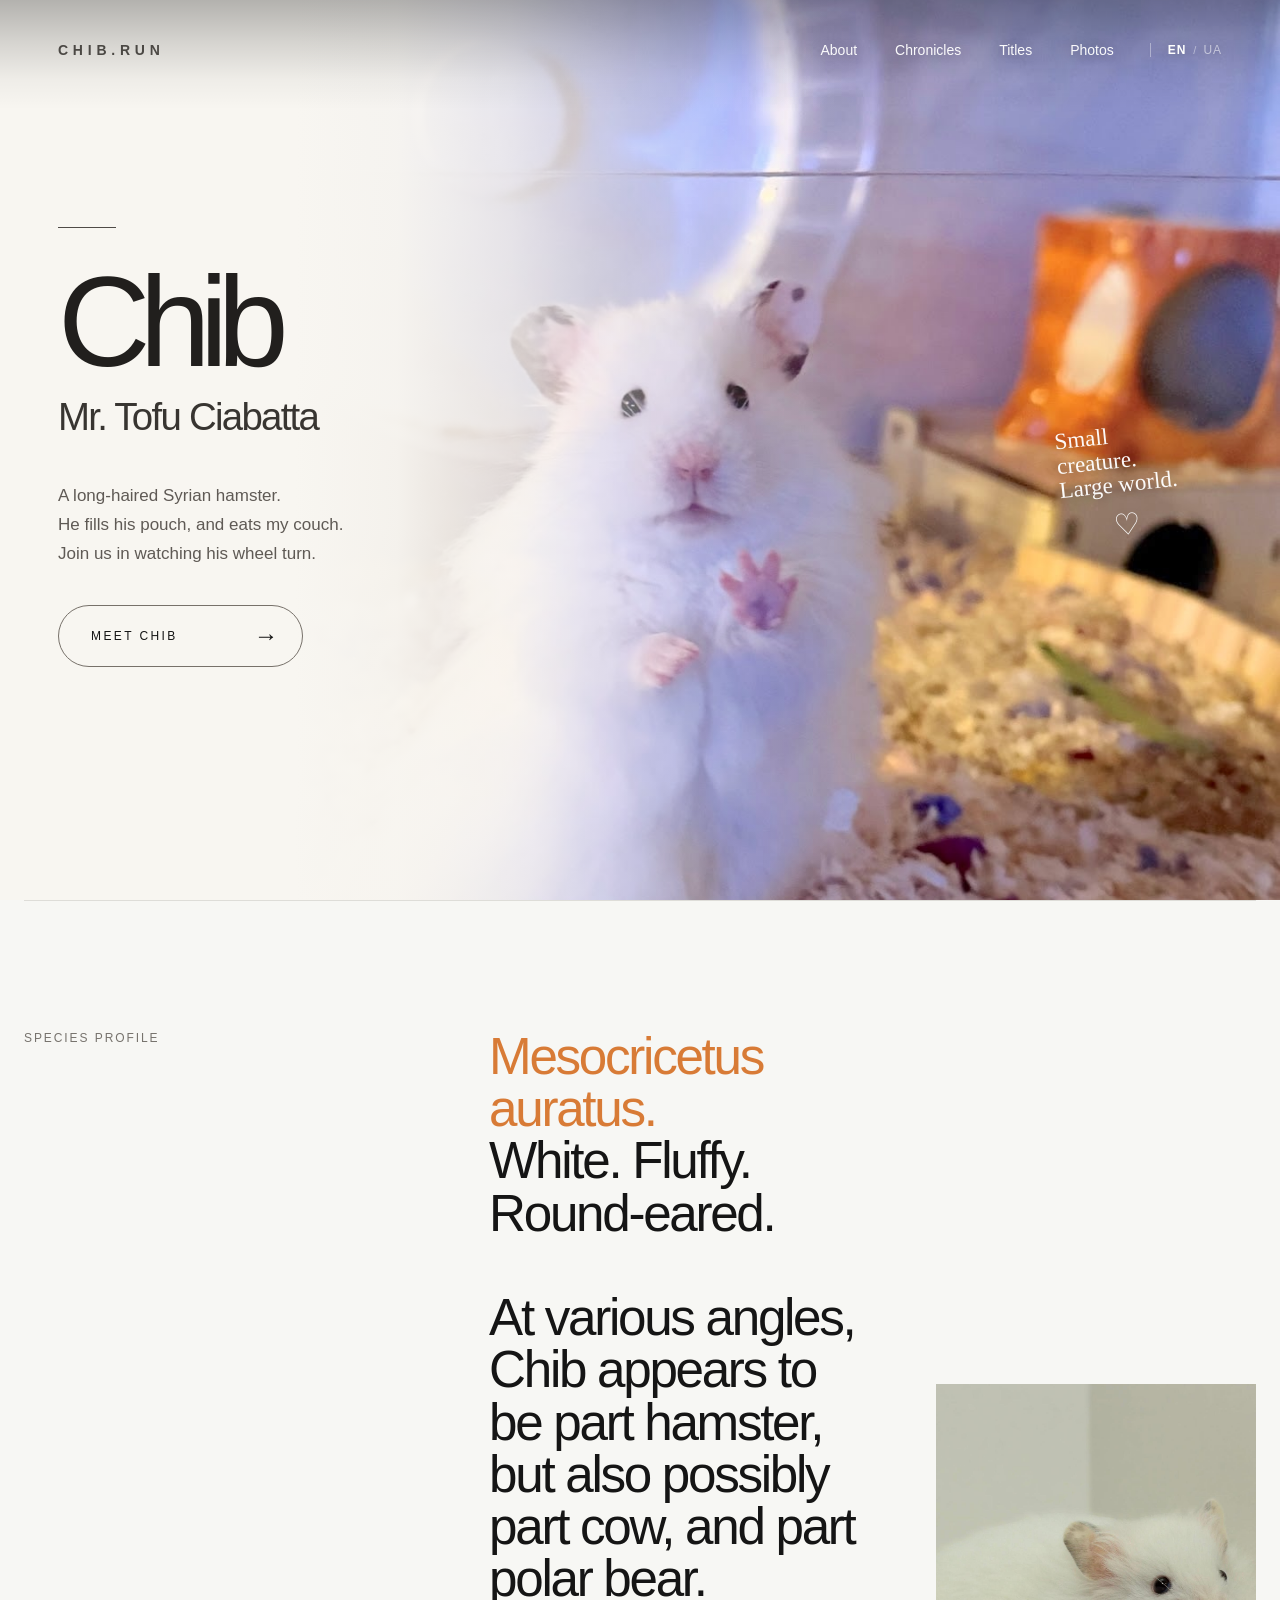
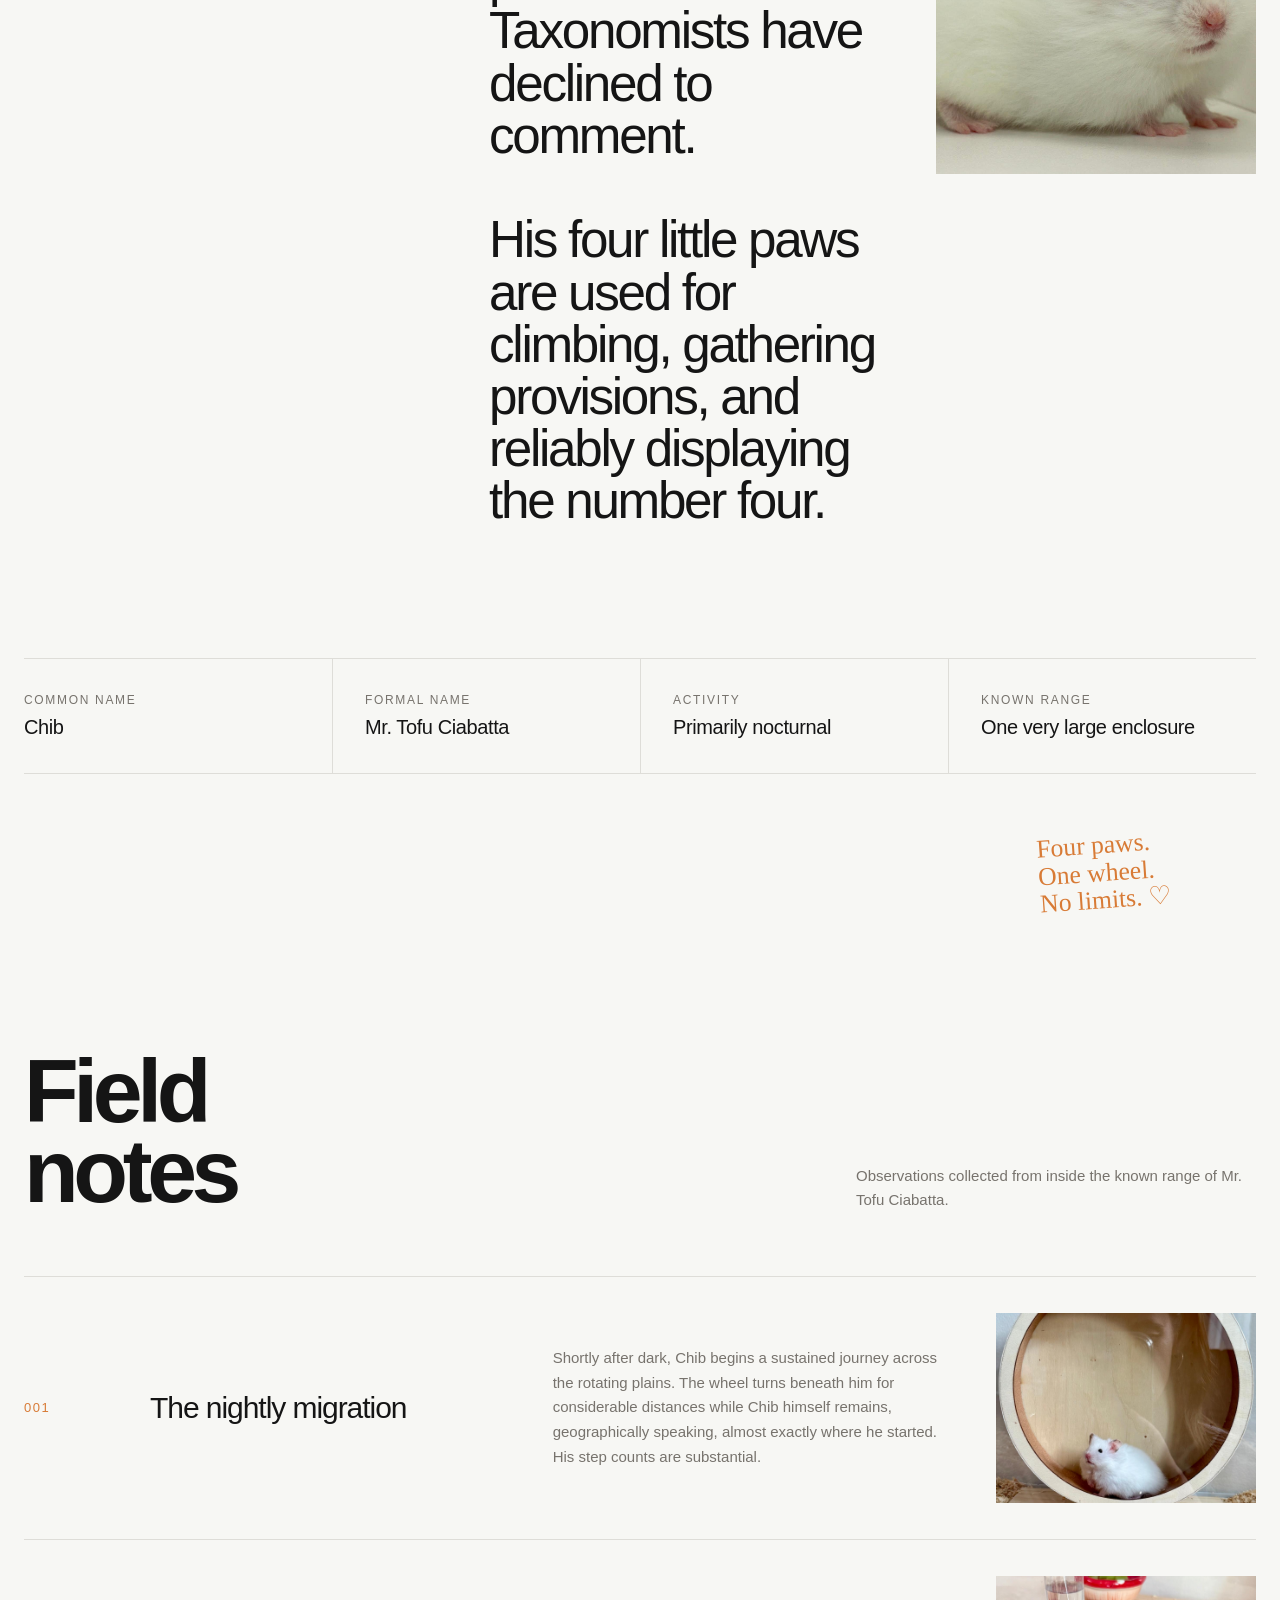
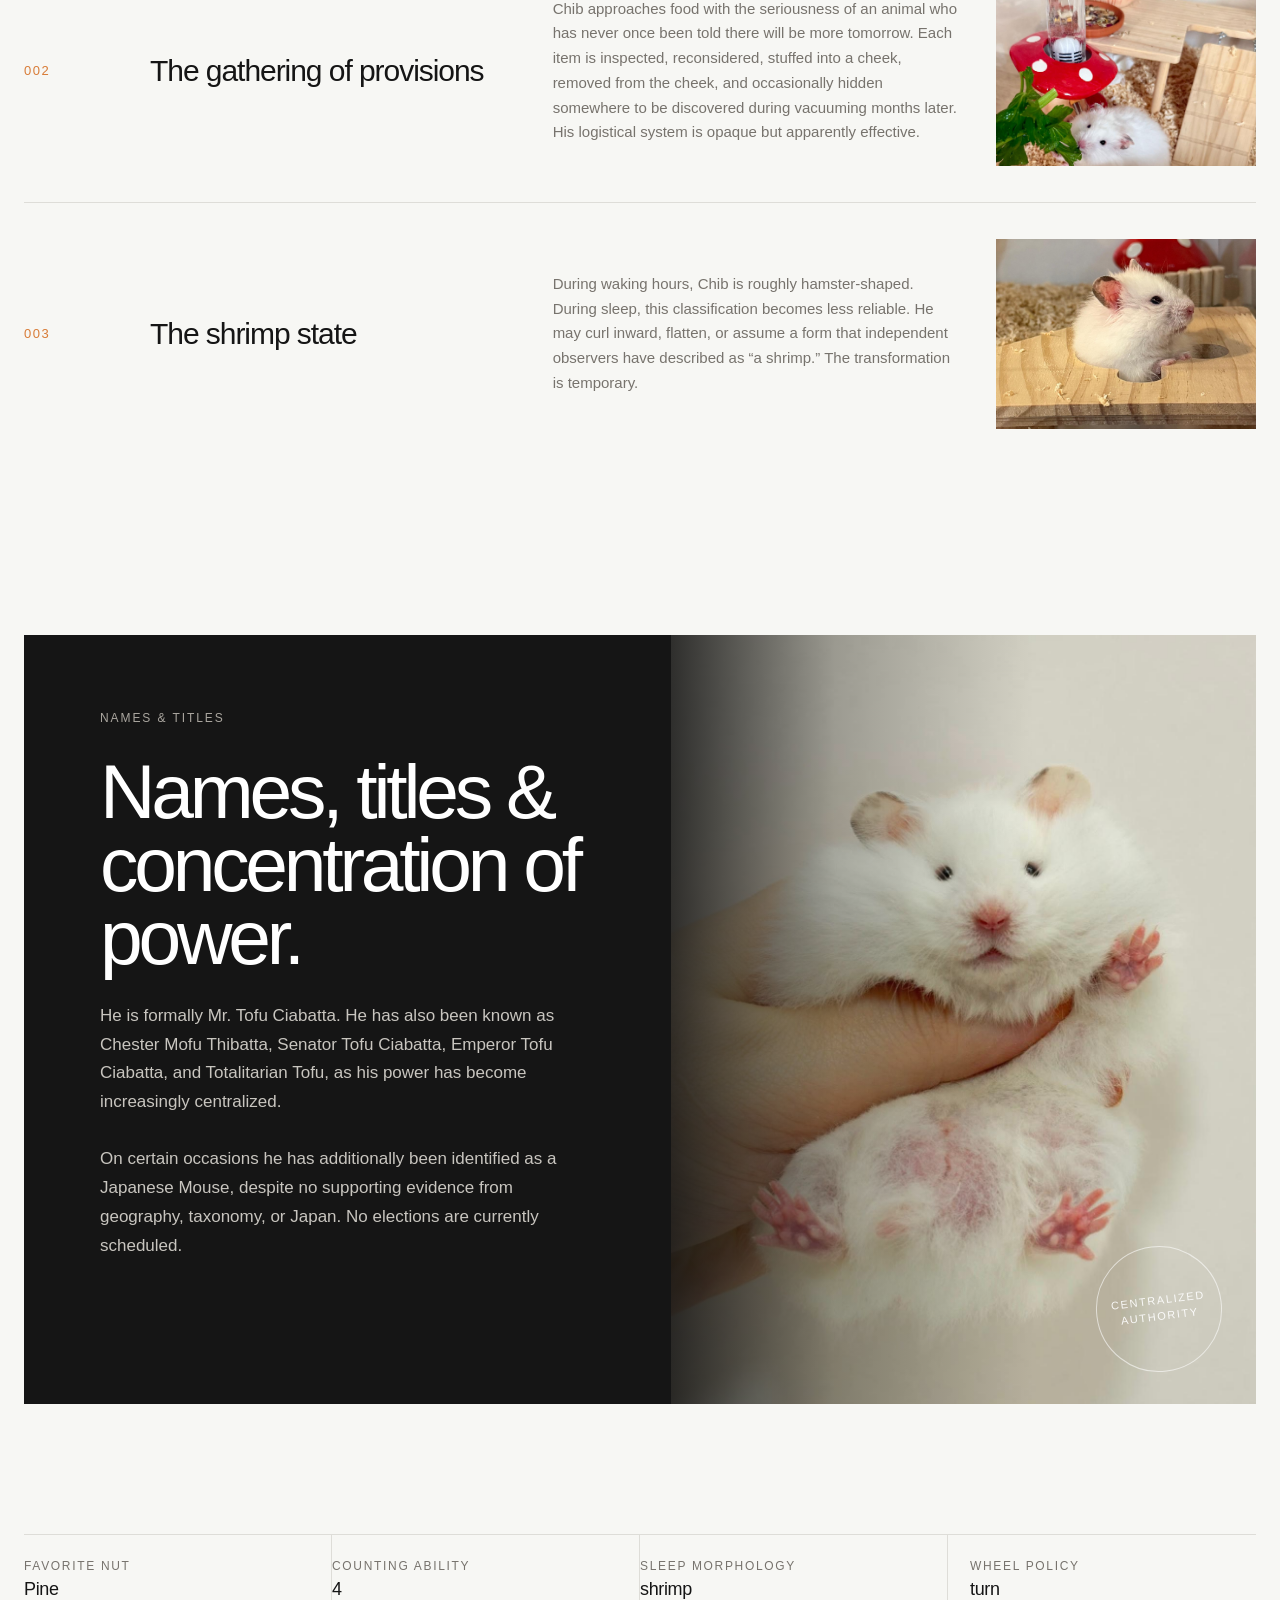
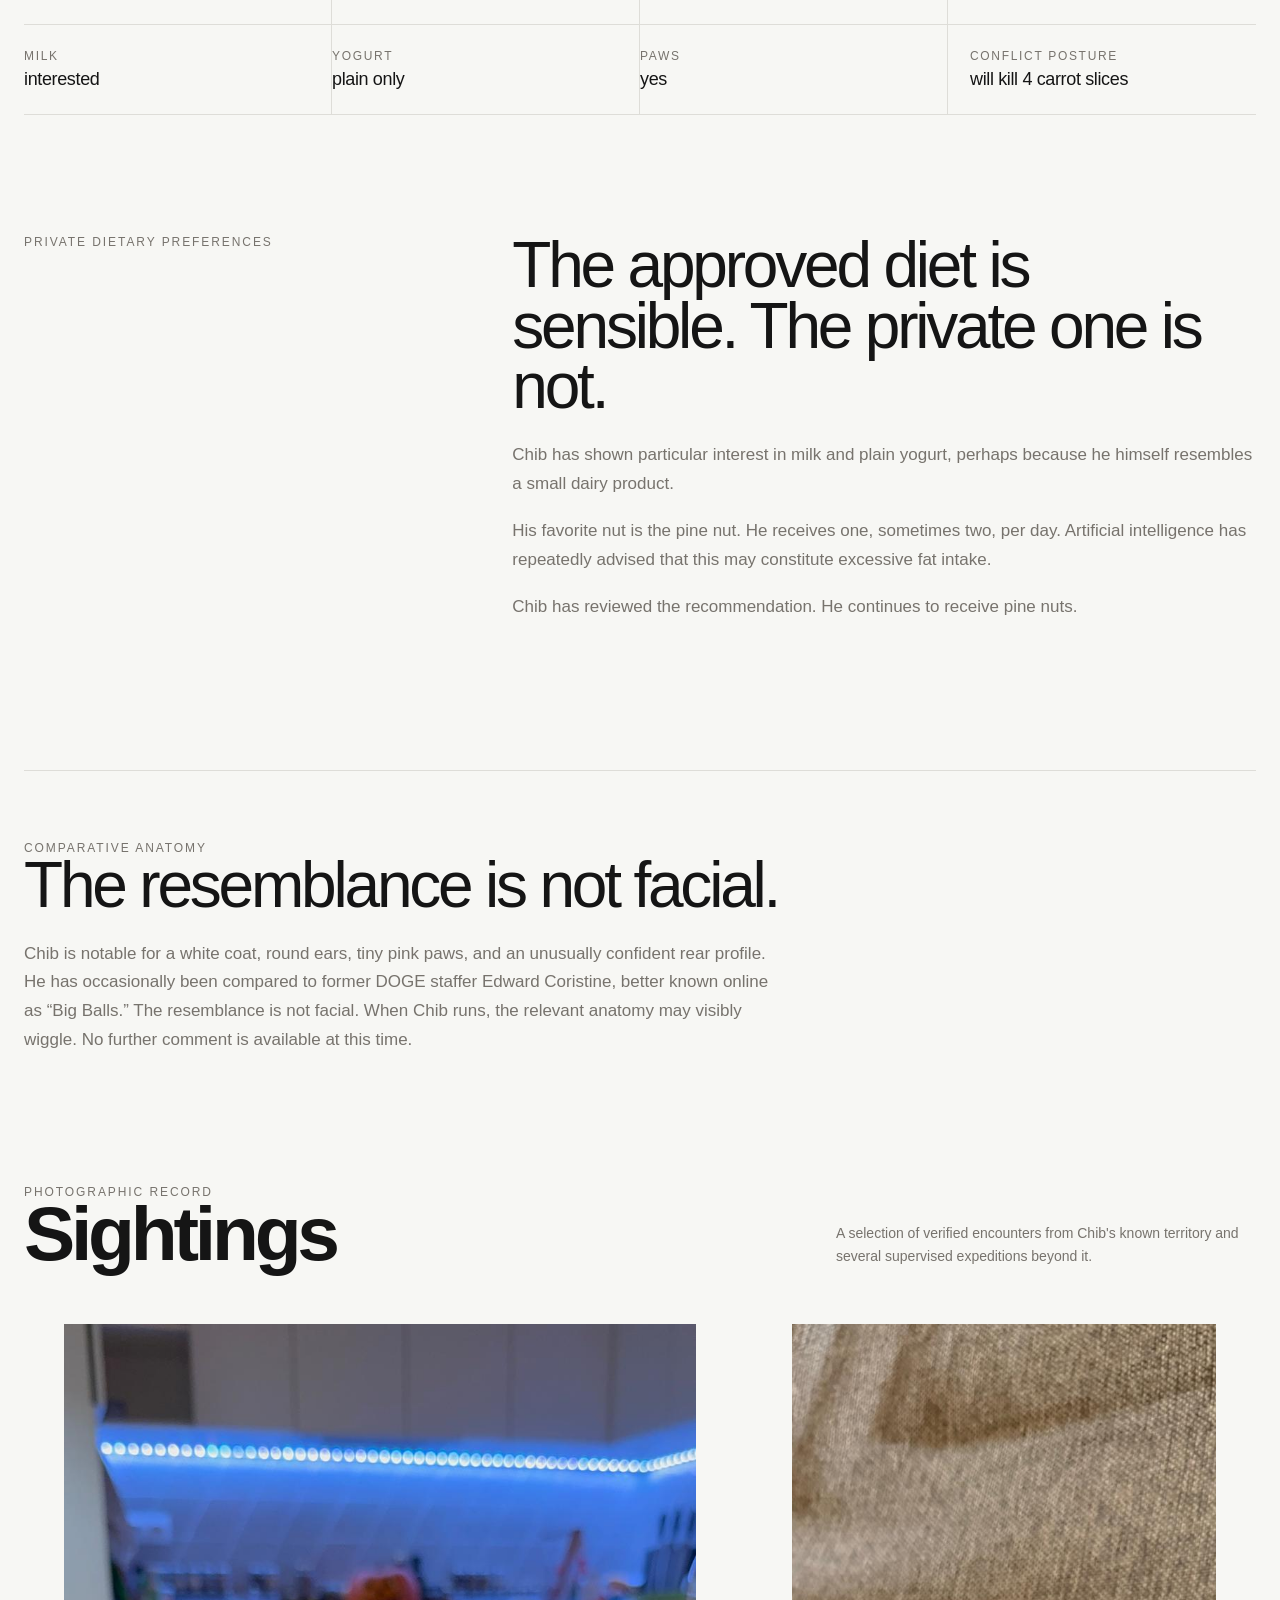
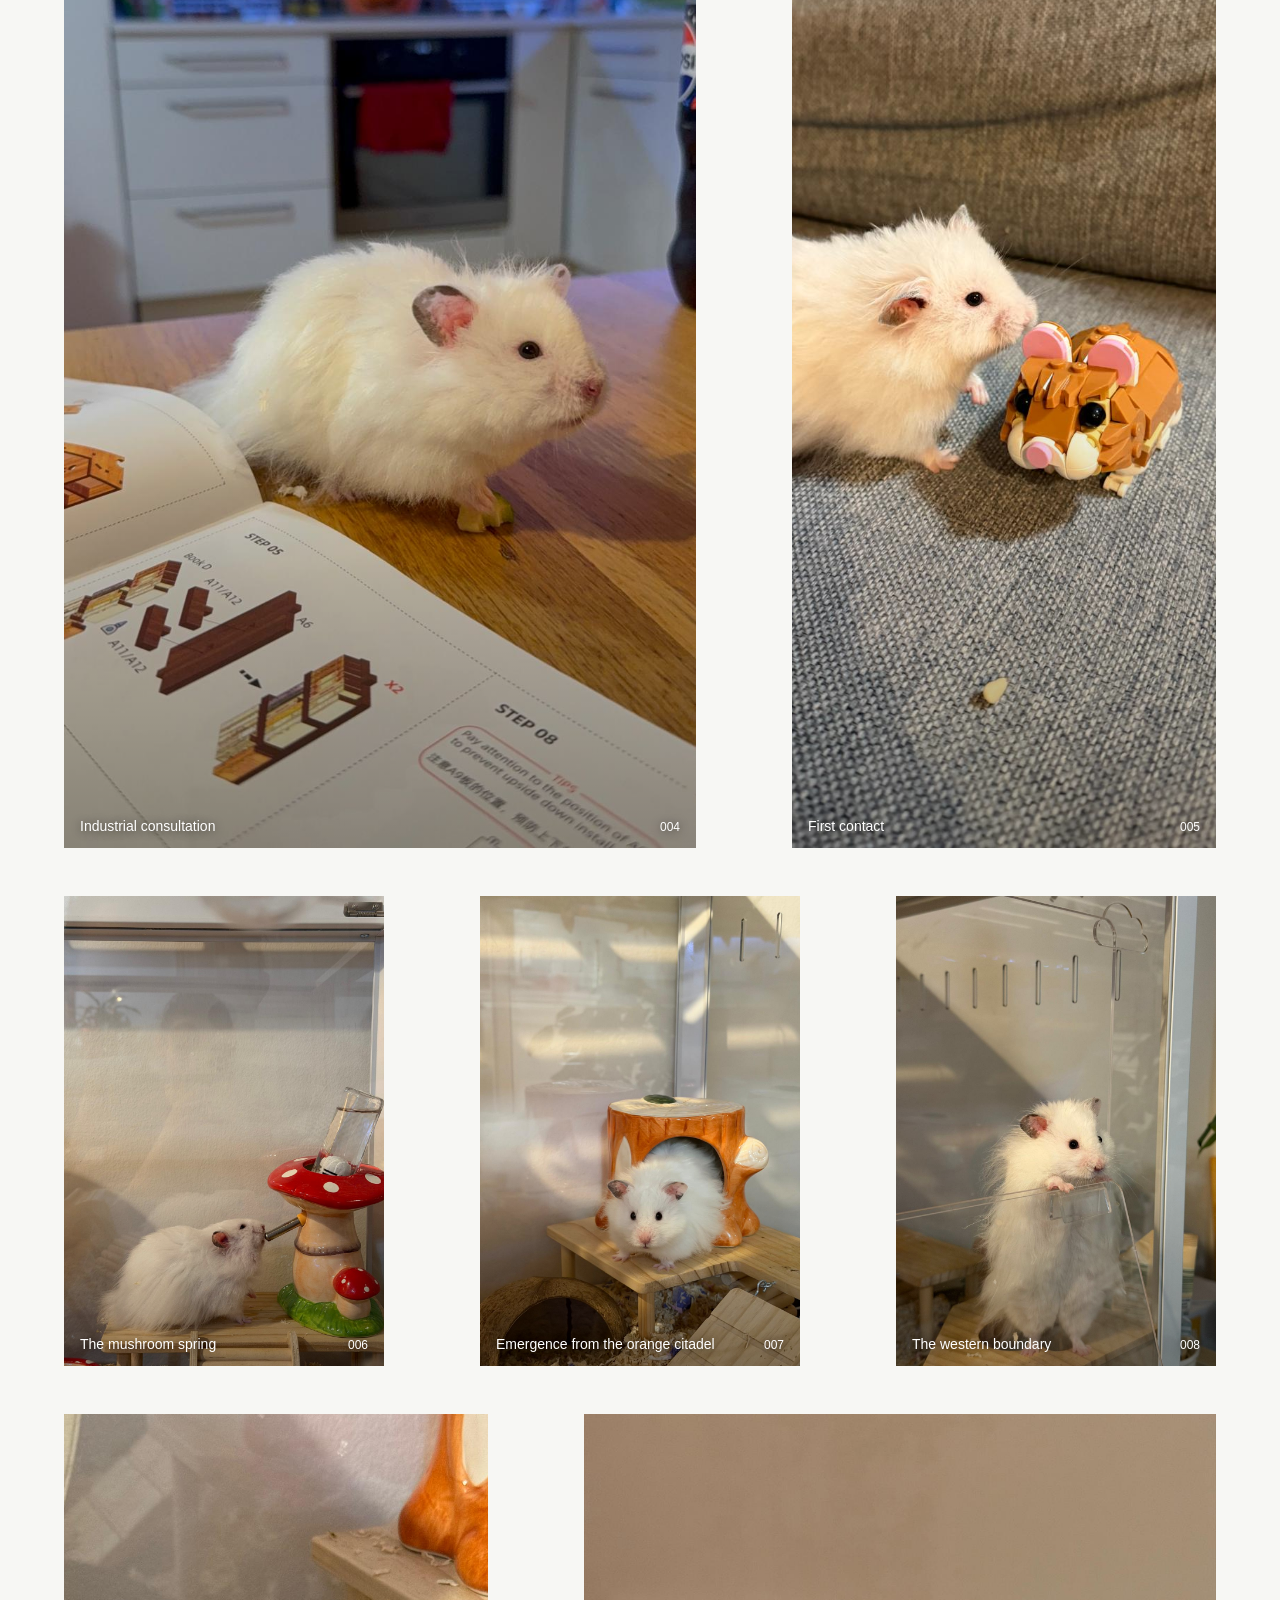
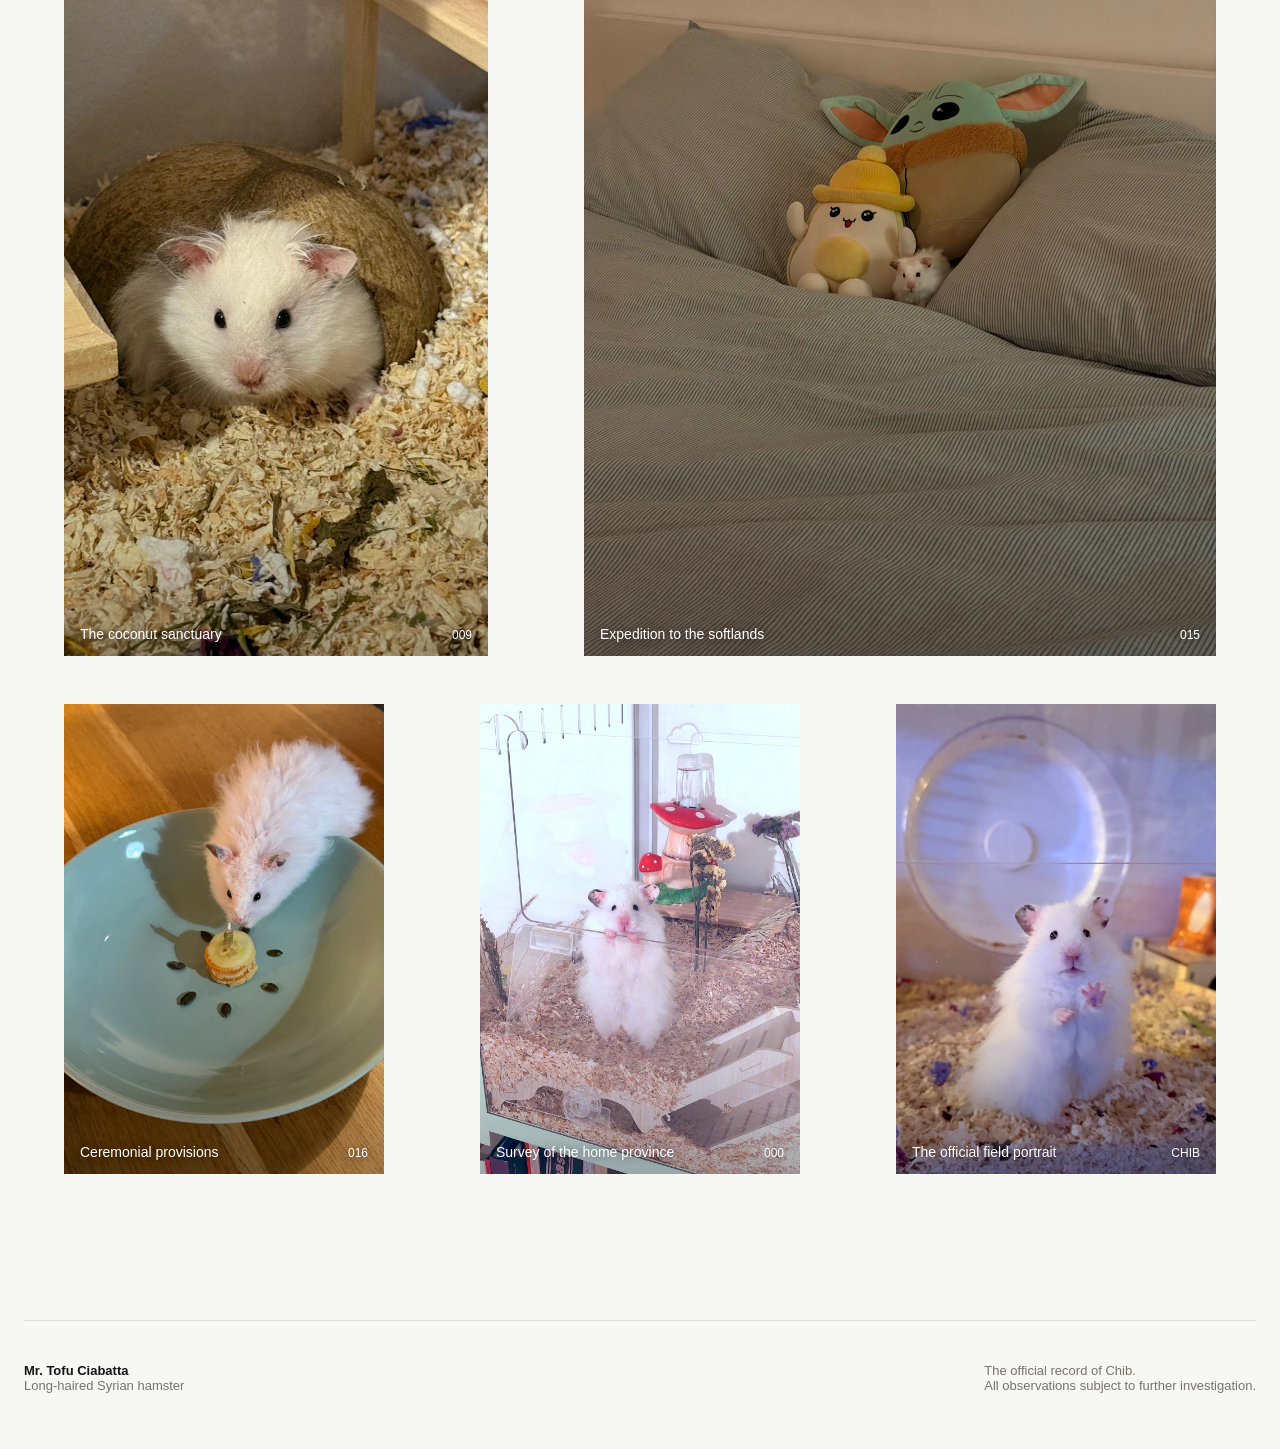
<file: index_updated.html>
<!DOCTYPE html>
<html lang="en">

<head>
  <meta charset="UTF-8">
  <meta name="viewport" content="width=device-width, initial-scale=1.0">

  <title>Chib — Mr. Tofu Ciabatta</title>

  <meta
    id="meta-description"
    name="description"
    content="The official record of Mr. Tofu Ciabatta, known as Chib."
  >

  <style>
    :root {
      --bg: #f7f7f4;
      --text: #151515;
      --muted: #77736d;
      --line: #deddd8;
      --accent: #d87b36;
      --white: #ffffff;
    }

    * {
      box-sizing: border-box;
    }

    html {
      scroll-behavior: smooth;
    }

    body {
      margin: 0;
      background: var(--bg);
      color: var(--text);

      font-family:
        Inter,
        ui-sans-serif,
        -apple-system,
        BlinkMacSystemFont,
        "Segoe UI",
        sans-serif;

      -webkit-font-smoothing: antialiased;
    }

    a {
      color: inherit;
      text-decoration: none;
    }

    img {
      max-width: 100%;
    }


    /* ==================================================
       HERO
    ================================================== */

    .hero {
      position: relative;
      width: 100%;
      min-height: 760px;
      height: min(900px, 100vh);
      overflow: hidden;

      background: #f6f4ef;
    }
    
    .hero::after {
  content: "";
  position: absolute;
  top: 0;
  left: 0;
  right: 0;
  height: 110px;
  z-index: 1;
  pointer-events: none;

  background:
    linear-gradient(
      180deg,
      rgba(0, 0, 0, 0.28) 0%,
      rgba(0, 0, 0, 0.14) 38%,
      rgba(0, 0, 0, 0.04) 72%,
      rgba(0, 0, 0, 0) 100%
    );
}
    .hero-photo {
      position: absolute;
      inset: 0;
      z-index: 0;
    }

    .hero-photo img {
      width: 100%;
      height: 100%;
      display: block;

      object-fit: cover;
      object-position: 54% 56%;
    }

    .hero-shade {
      position: absolute;
      inset: 0;
      z-index: 1;

      pointer-events: none;

      background:
        linear-gradient(
          90deg,
          rgba(248,246,241,1) 0%,
          rgba(248,246,241,1) 23%,
          rgba(248,246,241,.97) 31%,
          rgba(248,246,241,.78) 40%,
          rgba(248,246,241,.42) 49%,
          rgba(248,246,241,.13) 58%,
          rgba(248,246,241,0) 67%
        );
    }

    .hero-content {
      position: relative;
      z-index: 2;

      width: min(1440px, 100%);
      height: 100%;

      margin: 0 auto;
      padding: 42px 58px 54px;

      display: grid;
      grid-template-columns:
        minmax(430px, .82fr)
        1.18fr;

      grid-template-rows:
        auto
        1fr;
    }

    .hero-brand {
      grid-column: 1;
      grid-row: 1;

      font-size: 14px;
      font-weight: 600;
      letter-spacing: .34em;

      color: #4b4844;
    }

    .hero-tools {
      grid-column: 2;
      grid-row: 1;

      display: flex;
      align-items: center;
      justify-content: flex-end;

      gap: 36px;
    }

    .hero-nav {
      display: flex;
      align-items: center;
      gap: 38px;

      font-size: 14px;
    }

    .hero-nav a {
      color: rgba(255,255,255,.96);

      text-shadow:
        0 1px 14px rgba(0,0,0,.30);

      transition: opacity .2s ease;
    }

    .hero-nav a:hover {
      opacity: .65;
    }

    .language-toggle {
      display: flex;
      align-items: center;
      gap: 7px;

      padding-left: 17px;

      border-left:
        1px solid rgba(255,255,255,.38);

      white-space: nowrap;
    }

    .language-toggle button {
      appearance: none;

      border: 0;
      padding: 0;

      background: transparent;

      font: inherit;
      font-size: 12px;
      font-weight: 500;
      letter-spacing: .08em;

      color: rgba(255,255,255,.55);

      cursor: pointer;

      text-shadow:
        0 1px 12px rgba(0,0,0,.22);
    }

    .language-toggle button.active,
    .language-toggle button:hover {
      color: #fff;
    }

    .language-toggle button.active {
      font-weight: 700;
    }

    .language-divider {
      font-size: 11px;
      color: rgba(255,255,255,.45);
    }

    .hero-main {
      grid-column: 1;
      grid-row: 2;

      display: flex;
      align-items: center;
    }

    .hero-title-wrap {
      margin-top: -10px;
    }

    .hero-rule {
      width: 58px;
      height: 1px;

      margin-bottom: 48px;

      background: #4f4b47;
    }

    .hero h1 {
      margin: 0;

      font-size:
        clamp(100px,10vw,170px);

      line-height: .72;

      font-weight: 400;
      letter-spacing: -.085em;

      color: #211f1d;
    }

    .formal-name {
      margin-top: 30px;

      font-size:
        clamp(28px,3vw,48px);

      line-height: 1;

      font-weight: 300;
      letter-spacing: -.045em;

      color: #383531;
    }

    .hero-description {
      max-width: 430px;

      margin-top: 46px;

      font-size: 17px;
      line-height: 1.7;

      color: #5f5a55;
    }

    .hero-button {
      width: 245px;
      height: 62px;

      margin-top: 36px;
      padding: 0 24px 0 32px;

      border:
        1px solid #77716a;

      border-radius: 999px;

      display: flex;
      align-items: center;
      justify-content: space-between;

      text-transform: uppercase;
      letter-spacing: .20em;

      font-size: 12px;

      transition:
        background .2s ease,
        color .2s ease,
        transform .2s ease;
    }

    .hero-button:hover {
      background: #211f1d;
      color: white;

      transform: translateY(-2px);
    }

    .hero-button .arrow {
      font-size: 24px;
      letter-spacing: 0;
    }

    .hero-note {
      position: absolute;

      right: 8%;
      top: 47%;

      color: rgba(255,255,255,.96);

      font-family:
        "Segoe Print",
        "Bradley Hand",
        cursive;

      font-size:
        clamp(19px,1.8vw,28px);

      line-height: 1.07;

      transform: rotate(-6deg);

      text-shadow:
        0 2px 10px rgba(0,0,0,.22);
    }

    .hero-note span {
      display: block;
    }

    .hero-heart {
      margin-top: 12px;
      margin-left: 50px;

      font-size: 30px;
    }


    /* ==================================================
       GLOBAL CONTENT
    ================================================== */

    .site {
      width:
        min(
          1380px,
          calc(100% - 48px)
        );

      margin: 0 auto;
    }

    .section-label {
      font-size: 12px;

      text-transform: uppercase;
      letter-spacing: .16em;

      color: var(--muted);
    }


    /* ==================================================
       SPECIES
    ================================================== */

    .intro {
      padding: 130px 0;

      display: grid;
      grid-template-columns: .68fr 1.32fr;

      gap: 70px;

      border-top:
        1px solid var(--line);
    }

    .intro-right {
      display: grid;
      grid-template-columns: 1fr 320px;

      gap: 60px;
      align-items: center;
    }

    .intro-copy {
      max-width: 850px;
      margin: 0;

      font-size:
        clamp(34px,4vw,62px);

      line-height: 1.02;

      letter-spacing: -.045em;
      font-weight: 500;
    }

    .intro-copy em {
      color: var(--accent);
      font-style: normal;
    }

    .species-portrait {
      height: 390px;
      overflow: hidden;

      background: #ece9e2;
    }

    .species-portrait img {
      width: 100%;
      height: 100%;

      object-fit: cover;
      object-position: 50% 46%;

      display: block;
    }


    /* ==================================================
       FACTS
    ================================================== */

    .facts {
      display: grid;
      grid-template-columns:
        repeat(4,1fr);

      border-top:
        1px solid var(--line);

      border-bottom:
        1px solid var(--line);
    }

    .fact {
      padding: 34px 0;
    }

    .fact + .fact {
      padding-left: 32px;

      border-left:
        1px solid var(--line);
    }

    .fact-label {
      display: block;

      margin-bottom: 9px;

      font-size: 12px;

      text-transform: uppercase;
      letter-spacing: .14em;

      color: var(--muted);
    }

    .fact-value {
      font-size: 20px;
      letter-spacing: -.02em;
    }


    .secondary-note {
      margin: 54px 0 10px auto;
      width: fit-content;
      padding-right: 7%;
      color: var(--accent);
      font-family: "Segoe Print", "Bradley Hand", cursive;
      font-size: clamp(22px,2vw,30px);
      line-height: 1.08;
      transform: rotate(-4deg);
    }

    .extra-facts {
      margin: 30px 0 120px;
      display: grid;
      grid-template-columns: repeat(4, 1fr);
      border-top: 1px solid var(--line);
      border-bottom: 1px solid var(--line);
    }

    .extra-fact {
      padding: 24px 22px 24px 0;
      border-right: 1px solid var(--line);
    }

    .extra-fact:nth-child(4n) { border-right: 0; padding-left: 22px; }
    .extra-fact:nth-child(n+5) { border-top: 1px solid var(--line); }

    .extra-fact strong {
      display: block;
      margin-bottom: 6px;
      font-size: 12px;
      text-transform: uppercase;
      letter-spacing: .14em;
      color: var(--muted);
      font-weight: 500;
    }

    .extra-fact span {
      font-size: 18px;
      letter-spacing: -.02em;
    }

    .dietary {
      margin: 0 0 130px;
      display: grid;
      grid-template-columns: .72fr 1.28fr;
      gap: 70px;
      align-items: start;
    }

    .dietary-copy h2,
    .anatomy h2 {
      margin: 0 0 24px;
      font-size: clamp(44px,5vw,74px);
      line-height: .95;
      letter-spacing: -.05em;
      font-weight: 500;
    }

    .dietary-copy p,
    .anatomy p {
      margin: 0 0 18px;
      max-width: 760px;
      color: var(--muted);
      font-size: 17px;
      line-height: 1.7;
    }

    .anatomy {
      margin: 0 0 130px;
      padding-top: 70px;
      border-top: 1px solid var(--line);
    }

    /* ==================================================
       FIELD NOTES
    ================================================== */

    .field-notes {
      padding: 130px 0;
    }

    .field-header {
      display: flex;
      justify-content: space-between;
      align-items: end;

      gap: 40px;

      margin-bottom: 64px;
    }

    .field-header h2 {
      margin: 0;

      font-size:
        clamp(52px,7vw,100px);

      line-height: .9;

      letter-spacing: -.06em;
      font-weight: 600;
    }

    .field-header p {
      max-width: 400px;
      margin: 0;

      color: var(--muted);

      line-height: 1.6;
      font-size: 15px;
    }

    .observation {
      display: grid;

      grid-template-columns:
        90px
        .9fr
        1fr
        260px;

      gap: 36px;

      align-items: center;

      padding: 36px 0;

      border-top:
        1px solid var(--line);
    }

    .observation-number {
      font-size: 13px;

      color: var(--accent);

      letter-spacing: .12em;
    }

    .observation h3 {
      margin: 0;

      font-size: 30px;

      letter-spacing: -.035em;
      font-weight: 500;
    }

    .observation p {
      margin: 0;

      color: var(--muted);

      line-height: 1.65;
      font-size: 15px;
    }

    .observation-image {
      height: 190px;
      overflow: hidden;

      background: #ece8df;
    }

    .observation-image img {
      width: 100%;
      height: 100%;

      object-fit: cover;
      display: block;
    }

    .observation:nth-of-type(1) .observation-image img {
      object-position: 50% 48%;
    }

    .observation:nth-of-type(2) .observation-image img {
      object-position: 50% 57%;
    }

    .observation:nth-of-type(3) .observation-image img {
      object-position: 50% 44%;
    }


    /* ==================================================
       MIRACLES
    ================================================== */

    .holy {
      margin:
        40px 0 130px;

      min-height: 600px;

      display: grid;
      grid-template-columns:
        1.05fr .95fr;

      align-items: stretch;

      background: var(--text);
      color: var(--white);
    }

    .holy-copy {
      padding: 76px;
    }

    .holy .section-label {
      margin-bottom: 30px;

      color: #aaa69f;
    }

    .holy h2 {
      max-width: 620px;
      margin: 0;

      font-size:
        clamp(52px,6vw,88px);

      line-height: .95;

      letter-spacing: -.055em;
      font-weight: 500;
    }

    .holy p {
      max-width: 570px;

      margin-top: 28px;

      color: #c8c5bf;

      font-size: 17px;
      line-height: 1.7;
    }

    .holy-image {
      position: relative;

      min-height: 600px;

      overflow: hidden;
    }

    .holy-image img {
      width: 100%;
      height: 100%;

      object-fit: cover;
      object-position: 50% 38%;

      display: block;
    }

    .holy-image::after {
      content: "";

      position: absolute;
      inset: 0;

      background:
        linear-gradient(
          90deg,
          rgba(21,21,21,.86) 0%,
          rgba(21,21,21,.28) 28%,
          rgba(21,21,21,0) 62%
        );
    }

    .miracle-seal {
      position: absolute;

      right: 34px;
      bottom: 32px;

      z-index: 2;

      width: 126px;
      height: 126px;

      border:
        1px solid rgba(255,255,255,.58);

      border-radius: 50%;

      display: grid;
      place-items: center;

      text-align: center;

      font-size: 11px;

      text-transform: uppercase;
      letter-spacing: .15em;

      line-height: 1.45;

      color: rgba(255,255,255,.9);

      transform: rotate(-7deg);
    }


    /* ==================================================
       SIGHTINGS
    ================================================== */

    .gallery {
      padding:
        0 0 130px;
    }

    .gallery-top {
      display: flex;
      justify-content: space-between;
      align-items: end;

      margin-bottom: 40px;
    }

    .gallery-top h2 {
      margin: 0;

      font-size:
        clamp(48px,6vw,88px);

      line-height: .9;

      letter-spacing: -.055em;
      font-weight: 600;
    }

    .gallery-intro {
      max-width: 420px;

      margin: 0;

      font-size: 14px;
      line-height: 1.65;

      color: var(--muted);
    }


    .photo-grid {
      display: grid;

      grid-template-columns:
        repeat(12,1fr);

      gap: 16px;
    }

    .photo-card {
      position: relative;

      min-height: 360px;

      overflow: hidden;

      background: #ebe7df;
    }

    .photo-card img {
      width: 100%;
      height: 100%;

      display: block;

      object-fit: cover;

      transition:
        transform .5s ease;
    }

    .photo-card:hover img {
      transform:
        scale(1.018);
    }

    .photo-caption {
      position: absolute;

      left: 16px;
      right: 16px;
      bottom: 14px;

      display: flex;
      justify-content: space-between;
      align-items: end;

      gap: 20px;

      color: white;

      text-shadow:
        0 1px 9px rgba(0,0,0,.55);

      font-size: 12px;
    }

    .photo-caption strong {
      font-size: 14px;
      font-weight: 500;
    }

    .photo-card::after {
      content: "";

      position: absolute;
      inset: 55% 0 0;

      pointer-events: none;

      background:
        linear-gradient(
          180deg,
          rgba(0,0,0,0),
          rgba(0,0,0,.34)
        );
    }

    .photo-caption {
      z-index: 2;
    }


    /* asymmetrical masonry-ish desktop layout */

    .photo-card:nth-child(1) {
      grid-column: span 7;
      min-height: 620px;
    }

    .photo-card:nth-child(2) {
      grid-column: span 5;
      min-height: 620px;
    }

    .photo-card:nth-child(3) {
      grid-column: span 4;
      min-height: 470px;
    }

    .photo-card:nth-child(4) {
      grid-column: span 4;
      min-height: 470px;
    }

    .photo-card:nth-child(5) {
      grid-column: span 4;
      min-height: 470px;
    }

    .photo-card:nth-child(6) {
      grid-column: span 5;
      min-height: 540px;
    }

    .photo-card:nth-child(7) {
      grid-column: span 7;
      min-height: 540px;
    }

    .photo-card:nth-child(8) {
      grid-column: span 4;
      min-height: 470px;
    }

    .photo-card:nth-child(9) {
      grid-column: span 4;
      min-height: 470px;
    }

    .photo-card:nth-child(10) {
      grid-column: span 4;
      min-height: 470px;
    }


    /* ==================================================
       FOOTER
    ================================================== */

    footer {
      padding:
        42px 0 56px;

      display: flex;
      justify-content: space-between;

      gap: 32px;

      border-top:
        1px solid var(--line);

      color: var(--muted);

      font-size: 13px;
    }

    .footer-name {
      color: var(--text);

      font-weight: 600;
    }


    /* ==================================================
       UKRAINIAN
    ================================================== */

    html[lang="uk"] .hero-nav {
      gap: 28px;
    }

    html[lang="uk"] .hero-tools {
      gap: 26px;
    }

    html[lang="uk"] .hero-description {
      max-width: 460px;
    }

    html[lang="uk"] .hero-button {
      width: 272px;

      letter-spacing: .10em;
      font-size: 11px;
    }

    html[lang="uk"] .intro-copy {
      font-size:
        clamp(32px,3.8vw,58px);
    }

    html[lang="uk"] .fact-value {
      font-size: 19px;
    }


    /* ==================================================
       TABLET
    ================================================== */

    @media (max-width: 980px) {

      .hero {
        height: 900px;
        min-height: 0;
      }

      .hero-photo img {
        object-position: 50% 57%;
      }

      .hero-shade {
        background:
          linear-gradient(
            180deg,
            rgba(248,246,241,.99) 0%,
            rgba(248,246,241,.97) 24%,
            rgba(248,246,241,.77) 38%,
            rgba(248,246,241,.27) 55%,
            rgba(248,246,241,.03) 70%,
            rgba(248,246,241,0) 78%
          );
      }

      .hero-content {
        display: block;

        padding:
          28px 26px;
      }

      .hero-brand {
        position: absolute;

        top: 28px;
        left: 26px;
      }

      .hero-tools {
        position: absolute;

        top: 27px;
        right: 26px;
      }

      .hero-nav {
        display: none;
      }

      .language-toggle {
        padding-left: 0;

        border-left: 0;
      }

      .language-toggle button {
        color:
          rgba(45,43,40,.42);

        text-shadow: none;
      }

      .language-toggle button.active,
      .language-toggle button:hover {
        color: #292724;
      }

      .language-divider {
        color:
          rgba(45,43,40,.32);
      }

      .hero-main {
        display: block;

        padding-top: 125px;
      }

      .hero-rule {
        display: none;
      }

      .hero h1 {
        font-size:
          clamp(88px,26vw,130px);
      }

      .formal-name {
        margin-top: 24px;

        font-size: 28px;
      }

      .hero-description {
        margin-top: 28px;

        font-size: 15px;
      }

      .hero-button {
        width: 205px;
        height: 56px;

        margin-top: 26px;

        font-size: 11px;
      }

      html[lang="uk"] .hero-button {
        width: 250px;
      }

      .hero-note {
        top: auto;
        right: 24px;
        bottom: 78px;

        font-size: 19px;
      }

      .intro {
        grid-template-columns:
          1fr;

        gap: 30px;
      }

      .intro-right {
        grid-template-columns:
          1fr 260px;

        gap: 30px;
      }

      .facts {
        grid-template-columns:
          1fr 1fr;
      }

      .fact:nth-child(3) {
        border-left: 0;

        border-top:
          1px solid var(--line);
      }

      .fact:nth-child(4) {
        border-top:
          1px solid var(--line);
      }

      .field-header {
        display: block;
      }

      .field-header p {
        margin-top: 24px;
      }

      .observation {
        grid-template-columns:
          60px 1fr;

        gap: 22px;
      }

      .observation p,
      .observation-image {
        grid-column: 2;
      }

      .observation-image {
        height: 360px;
      }

      .holy {
        grid-template-columns:
          1fr;
      }

      .holy-image {
        min-height: 500px;
      }

      .photo-card:nth-child(n) {
        grid-column: span 6;

        min-height: 500px;
      }

      .extra-facts {
        grid-template-columns: 1fr 1fr;
      }

      .extra-fact:nth-child(2n) {
        border-right: 0;
        padding-left: 22px;
      }

      .extra-fact:nth-child(n+3) {
        border-top: 1px solid var(--line);
      }

      .dietary {
        grid-template-columns: 1fr;
        gap: 28px;
      }
    }


    /* ==================================================
       MOBILE
    ================================================== */

    @media (max-width: 620px) {

      .site {
        width:
          min(
            100% - 28px,
            1380px
          );
      }

      .hero {
        height: 850px;
      }

      .hero-photo img {
        object-position: 50% 59%;
      }

      .hero-content {
        padding:
          24px 20px;
      }

      .hero-brand {
        top: 24px;
        left: 20px;

        font-size: 12px;
      }

      .hero-tools {
        top: 23px;
        right: 20px;
      }

      .hero-main {
        padding-top: 115px;
      }

      .hero h1 {
        font-size:
          clamp(84px,27vw,120px);
      }

      .formal-name {
        font-size: 25px;
      }

      .hero-description {
        max-width: 330px;

        font-size: 14px;
        line-height: 1.6;
      }

      .hero-note {
        right: 18px;
        bottom: 56px;
      }

      .intro-right {
        grid-template-columns:
          1fr;
      }

      .species-portrait {
        height: 460px;
      }

      .facts {
        grid-template-columns:
          1fr;
      }

      .fact + .fact {
        padding-left: 0;

        border-left: 0;

        border-top:
          1px solid var(--line);
      }

      .observation {
        grid-template-columns:
          1fr;

        gap: 14px;
      }

      .observation p,
      .observation-image {
        grid-column: auto;
      }

      .observation-image {
        height: 420px;
      }

      .holy-copy {
        padding:
          48px 26px;
      }

      .holy-image {
        min-height: 440px;
      }

      .gallery-top {
        display: block;
      }

      .gallery-intro {
        margin-top: 20px;
      }

      .photo-grid {
        grid-template-columns:
          1fr;
      }

      .photo-card:nth-child(n) {
        grid-column: auto;

        min-height: 520px;
      }

      .secondary-note {
        padding-right: 0;
        margin-right: 14px;
      }

      .extra-facts {
        grid-template-columns: 1fr;
      }

      .extra-fact,
      .extra-fact:nth-child(2n),
      .extra-fact:nth-child(4n) {
        border-right: 0;
        border-top: 1px solid var(--line);
        padding: 22px 0;
      }

      .extra-fact:first-child {
        border-top: 0;
      }

      footer {
        flex-direction: column;
      }
    }

  </style>
</head>



<body>


  <!-- ==================================================
       HERO
  ================================================== -->

  <section class="hero">

    <div class="hero-photo">
      <img
        src="images/chib-hero.jpeg"
        alt="Mr. Tofu Ciabatta standing in his enclosure"
      >
    </div>

    <div class="hero-shade"></div>


    <div class="hero-content">


      <div class="hero-brand">
        CHIB.RUN
      </div>


      <div class="hero-tools">

        <nav class="hero-nav">

          <a
            href="#species"
            data-i18n="navAbout"
          >
            About
          </a>

          <a
            href="#observations"
            data-i18n="navChronicles"
          >
            Chronicles
          </a>

          <a
            href="#miracles"
            data-i18n="navMiracles"
          >
            Titles
          </a>

          <a
            href="#photos"
            data-i18n="navPhotos"
          >
            Photos
          </a>

        </nav>


        <div
          class="language-toggle"
          aria-label="Language"
        >

          <button
            type="button"
            id="lang-en"
            class="active"
            onclick="setLanguage('en')"
          >
            EN
          </button>

          <span class="language-divider">
            /
          </span>

          <button
            type="button"
            id="lang-ua"
            onclick="setLanguage('uk')"
          >
            UA
          </button>

        </div>

      </div>


      <div class="hero-main">

        <div class="hero-title-wrap">

          <div class="hero-rule"></div>

          <h1>
            Chib
          </h1>

          <div class="formal-name">
            Mr. Tofu Ciabatta
          </div>

          <p
            class="hero-description"
            data-i18n-html="heroDescription"
          >
            A long-haired Syrian hamster.<br>
            He fills his pouch, and eats my couch.<br>
            Join us in watching his wheel turn.
          </p>

          <a
            href="#species"
            class="hero-button"
          >

            <span data-i18n="meetChib">
              Meet Chib
            </span>

            <span class="arrow">
              →
            </span>

          </a>

        </div>

      </div>


      <div class="hero-note">

        <span data-i18n="small">
          Small
        </span>

        <span data-i18n="creature">
          creature.
        </span>

        <span data-i18n="largeWorld">
          Large world.
        </span>

        <span class="hero-heart">
          ♡
        </span>

      </div>


    </div>

  </section>



  <div class="site">

    <main>


      <!-- ==================================================
           SPECIES
      ================================================== -->

      <section
        class="intro"
        id="species"
      >

        <div
          class="section-label"
          data-i18n="speciesProfile"
        >
          Species profile
        </div>


        <div class="intro-right">

          <p
            class="intro-copy"
            data-i18n-html="speciesCopy"
          >
            <em>Mesocricetus auratus.</em><br>
            White. Fluffy. Round-eared.<br><br>
            At various angles, Chib appears to be part hamster, but also possibly part cow, and part polar bear. Taxonomists have declined to comment.<br><br>
            His four little paws are used for climbing, gathering provisions, and reliably displaying the number four.
          </p>


          <div class="species-portrait">

            <img
              src="images/chib-14.jpeg"
              alt="Portrait of Mr. Tofu Ciabatta"
            >

          </div>

        </div>

      </section>



      <!-- ==================================================
           FACTS
      ================================================== -->

      <section class="facts">

        <div class="fact">

          <span
            class="fact-label"
            data-i18n="commonName"
          >
            Common name
          </span>

          <span class="fact-value">
            Chib
          </span>

        </div>


        <div class="fact">

          <span
            class="fact-label"
            data-i18n="formalName"
          >
            Formal name
          </span>

          <span class="fact-value">
            Mr. Tofu Ciabatta
          </span>

        </div>


        <div class="fact">

          <span
            class="fact-label"
            data-i18n="activity"
          >
            Activity
          </span>

          <span
            class="fact-value"
            data-i18n="activityValue"
          >
            Primarily nocturnal
          </span>

        </div>


        <div class="fact">

          <span
            class="fact-label"
            data-i18n="knownRange"
          >
            Known range
          </span>

          <span
            class="fact-value"
            data-i18n="knownRangeValue"
          >
            One very large enclosure
          </span>

        </div>

      </section>

      <div class="secondary-note" data-i18n-html="secondaryNote">
        Four paws.<br>
        One wheel.<br>
        No limits. ♡
      </div>



      <!-- ==================================================
           FIELD NOTES
      ================================================== -->

      <section
        class="field-notes"
        id="observations"
      >

        <div class="field-header">

          <h2 data-i18n-html="fieldNotes">
            Field<br>
            notes
          </h2>

          <p data-i18n="fieldIntro">
            Observations collected from inside the known range
            of Mr. Tofu Ciabatta.
          </p>

        </div>



        <article class="observation">

          <div class="observation-number">
            001
          </div>

          <h3 data-i18n="obs1Title">
            The nightly migration
          </h3>

          <p data-i18n="obs1Copy">
            Shortly after dark, Chib begins a sustained journey across the rotating plains.
            The wheel turns beneath him for considerable distances while Chib himself remains,
            geographically speaking, almost exactly where he started.
            His step counts are substantial.
          </p>

          <div class="observation-image">

            <img
              src="images/chib-12.jpeg"
              alt="Chib beside his exercise wheel"
            >

          </div>

        </article>



        <article class="observation">

          <div class="observation-number">
            002
          </div>

          <h3 data-i18n="obs2Title">
            The gathering of provisions
          </h3>

          <p data-i18n="obs2Copy">
            Chib approaches food with the seriousness of an animal who has never once been told
            there will be more tomorrow. Each item is inspected, reconsidered, stuffed into a cheek,
            removed from the cheek, and occasionally hidden somewhere to be discovered during vacuuming
            months later. His logistical system is opaque but apparently effective.
          </p>

          <div class="observation-image">

            <img
              src="images/chib-11.jpeg"
              alt="Chib examining fresh parsley"
            >

          </div>

        </article>



        <article class="observation">

          <div class="observation-number">
            003
          </div>

          <h3 data-i18n="obs3Title">
            The shrimp state
          </h3>

          <p data-i18n="obs3Copy">
            During waking hours, Chib is roughly hamster-shaped. During sleep, this classification
            becomes less reliable. He may curl inward, flatten, or assume a form that independent
            observers have described as “a shrimp.” The transformation is temporary.
          </p>

          <div class="observation-image">

            <img
              src="images/chib-10.jpeg"
              alt="Chib emerging through a circular opening"
            >

          </div>

        </article>

      </section>



      <!-- ==================================================
           MIRACLES
      ================================================== -->

      <section
        class="holy"
        id="miracles"
      >

        <div class="holy-copy">

          <div
            class="section-label"
            data-i18n="sacredClassification"
          >
            Names & titles
          </div>

          <h2 data-i18n="holyTitle">
            Names, titles & concentration of power.
          </h2>

          <p data-i18n="holyCopy1">
            He is formally Mr. Tofu Ciabatta. He has also been known as Chester Mofu Thibatta,
            Senator Tofu Ciabatta, Emperor Tofu Ciabatta, and Totalitarian Tofu, as his power has
            become increasingly centralized.
          </p>

          <p data-i18n="holyCopy2">
            On certain occasions he has additionally been identified as a Japanese Mouse, despite no
            supporting evidence from geography, taxonomy, or Japan. No elections are currently scheduled.
          </p>

        </div>


        <div class="holy-image">

          <img
            src="images/chib-13.jpeg"
            alt="Mr. Tofu Ciabatta raising one paw"
          >

          <div
            class="miracle-seal"
            data-i18n-html="miracleSeal"
          >
            centralized<br>
            authority
          </div>

        </div>

      </section>



      <section class="extra-facts">
        <div class="extra-fact"><strong data-i18n="factNut">Favorite nut</strong><span data-i18n="factNutVal">Pine</span></div>
        <div class="extra-fact"><strong data-i18n="factCount">Counting ability</strong><span>4</span></div>
        <div class="extra-fact"><strong data-i18n="factSleep">Sleep morphology</strong><span data-i18n="factSleepVal">shrimp</span></div>
        <div class="extra-fact"><strong data-i18n="factWheel">Wheel policy</strong><span data-i18n="factWheelVal">turn</span></div>
        <div class="extra-fact"><strong data-i18n="factMilk">Milk</strong><span data-i18n="factMilkVal">interested</span></div>
        <div class="extra-fact"><strong data-i18n="factYogurt">Yogurt</strong><span data-i18n="factYogurtVal">plain only</span></div>
        <div class="extra-fact"><strong data-i18n="factPaws">Paws</strong><span data-i18n="factPawsVal">yes</span></div>
        <div class="extra-fact"><strong data-i18n="factConflict">Conflict posture</strong><span data-i18n="factConflictVal">will kill 4 carrot slices</span></div>
      </section>

      <section class="dietary">
        <div class="section-label" data-i18n="dietLabel">Private dietary preferences</div>
        <div class="dietary-copy">
          <h2 data-i18n="dietTitle">The approved diet is sensible. The private one is not.</h2>
          <p data-i18n="dietCopy1">Chib has shown particular interest in milk and plain yogurt, perhaps because he himself resembles a small dairy product.</p>
          <p data-i18n="dietCopy2">His favorite nut is the pine nut. He receives one, sometimes two, per day. Artificial intelligence has repeatedly advised that this may constitute excessive fat intake.</p>
          <p data-i18n="dietCopy3">Chib has reviewed the recommendation. He continues to receive pine nuts.</p>
        </div>
      </section>

      <section class="anatomy">
        <div class="section-label" data-i18n="anatomyLabel">Comparative anatomy</div>
        <h2 data-i18n="anatomyTitle">The resemblance is not facial.</h2>
        <p data-i18n="anatomyCopy">Chib is notable for a white coat, round ears, tiny pink paws, and an unusually confident rear profile. He has occasionally been compared to former DOGE staffer Edward Coristine, better known online as “Big Balls.” The resemblance is not facial. When Chib runs, the relevant anatomy may visibly wiggle. No further comment is available at this time.</p>
      </section>



      <!-- ==================================================
           SIGHTINGS
      ================================================== -->

      <section
        class="gallery"
        id="photos"
      >

        <div class="gallery-top">

          <div>

            <div
              class="section-label"
              data-i18n="photographicRecord"
            >
              Photographic record
            </div>

            <h2 data-i18n="sightings">
              Sightings
            </h2>

          </div>

          <p
            class="gallery-intro"
            data-i18n="galleryIntro"
          >
            A selection of verified encounters from Chib's known territory
            and several supervised expeditions beyond it.
          </p>

        </div>



        <div class="photo-grid">


          <figure class="photo-card">

            <img
              src="images/chib-4.jpeg"
              alt="Chib overseeing furniture assembly instructions"
            >

            <figcaption class="photo-caption">

              <strong data-i18n="cap4">
                Industrial consultation
              </strong>

              <span>
                004
              </span>

            </figcaption>

          </figure>



          <figure class="photo-card">

            <img
              src="images/chib-5.jpeg"
              alt="Chib meeting a LEGO hamster"
            >

            <figcaption class="photo-caption">

              <strong data-i18n="cap5">
                First contact
              </strong>

              <span>
                005
              </span>

            </figcaption>

          </figure>



          <figure class="photo-card">

            <img
              src="images/chib-6.jpeg"
              alt="Chib drinking from the mushroom water station"
            >

            <figcaption class="photo-caption">

              <strong data-i18n="cap6">
                The mushroom spring
              </strong>

              <span>
                006
              </span>

            </figcaption>

          </figure>



          <figure class="photo-card">

            <img
              src="images/chib-7.jpeg"
              alt="Chib emerging from an orange ceramic hide"
            >

            <figcaption class="photo-caption">

              <strong data-i18n="cap7">
                Emergence from the orange citadel
              </strong>

              <span>
                007
              </span>

            </figcaption>

          </figure>



          <figure class="photo-card">

            <img
              src="images/chib-8.jpeg"
              alt="Chib standing at the enclosure wall"
            >

            <figcaption class="photo-caption">

              <strong data-i18n="cap8">
                The western boundary
              </strong>

              <span>
                008
              </span>

            </figcaption>

          </figure>



          <figure class="photo-card">

            <img
              src="images/chib-9.jpeg"
              alt="Chib sitting inside a coconut hide"
            >

            <figcaption class="photo-caption">

              <strong data-i18n="cap9">
                The coconut sanctuary
              </strong>

              <span>
                009
              </span>

            </figcaption>

          </figure>



          <figure class="photo-card">

            <img
              src="images/chib-15.jpeg"
              alt="Chib sitting among pillows and plush toys"
            >

            <figcaption class="photo-caption">

              <strong data-i18n="cap15">
                Expedition to the softlands
              </strong>

              <span>
                015
              </span>

            </figcaption>

          </figure>



          <figure class="photo-card">

            <img
              src="images/chib-16.jpeg"
              alt="Chib approaching a small celebratory snack"
            >

            <figcaption class="photo-caption">

              <strong data-i18n="cap16">
                Ceremonial provisions
              </strong>

              <span>
                016
              </span>

            </figcaption>

          </figure>



          <figure class="photo-card">

            <img
              src="images/chib-0.jpg"
              alt="Chib standing in his enclosure"
            >

            <figcaption class="photo-caption">

              <strong data-i18n="cap0">
                Survey of the home province
              </strong>

              <span>
                000
              </span>

            </figcaption>

          </figure>



          <figure class="photo-card">

            <img
              src="images/chib-hero.jpeg"
              alt="Mr. Tofu Ciabatta in his enclosure"
            >

            <figcaption class="photo-caption">

              <strong data-i18n="capHero">
                The official field portrait
              </strong>

              <span>
                CHIB
              </span>

            </figcaption>

          </figure>


        </div>

      </section>

    </main>



    <footer>

      <div>

        <span class="footer-name">
          Mr. Tofu Ciabatta
        </span>

        <br>

        <span data-i18n="footerSpecies">
          Long-haired Syrian hamster
        </span>

      </div>


      <div
        data-i18n-html="footerCopy"
      >
        The official record of Chib.<br>
        All observations subject to further investigation.
      </div>

    </footer>

  </div>



  <!-- ==================================================
       MANUAL LANGUAGE TOGGLE
  ================================================== -->

  <script>

    const translations = {

      en: {

        title:
          "Chib — Mr. Tofu Ciabatta",

        description:
          "The official record of Mr. Tofu Ciabatta, known as Chib.",


        navAbout:
          "About",

        navChronicles:
          "Chronicles",

        navMiracles:
          "Titles",

        navPhotos:
          "Photos",


        heroDescription:
          "A long-haired Syrian hamster.<br>He fills his pouch, and eats my couch.<br>Join us in watching his wheel turn.",

        meetChib:
          "Meet Chib",

        small:
          "Small",

        creature:
          "creature.",

        largeWorld:
          "Large world.",


        speciesProfile:
          "Species profile",

        speciesCopy:
          "<em>Mesocricetus auratus.</em><br>White. Fluffy. Round-eared.<br><br>At various angles, Chib appears to be part hamster, but also possibly part cow, and part polar bear. Taxonomists have declined to comment.<br><br>His four little paws are used for climbing, gathering provisions, and reliably displaying the number four.",


        commonName:
          "Common name",

        formalName:
          "Formal name",

        activity:
          "Activity",

        activityValue:
          "Primarily nocturnal",

        knownRange:
          "Known range",

        knownRangeValue:
          "One very large enclosure",


        fieldNotes:
          "Field<br>notes",

        fieldIntro:
          "Observations collected from inside the known range of Mr. Tofu Ciabatta.",


        obs1Title:
          "The nightly migration",

        obs1Copy:
          "Shortly after dark, Chib begins a sustained journey across the rotating plains. The wheel turns beneath him for considerable distances while Chib himself remains, geographically speaking, almost exactly where he started. His step counts are substantial.",


        obs2Title:
          "The gathering of provisions",

        obs2Copy:
          "Chib approaches food with the seriousness of an animal who has never once been told there will be more tomorrow. Each item is inspected, reconsidered, stuffed into a cheek, removed from the cheek, and occasionally hidden somewhere to be discovered during vacuuming months later. His logistical system is opaque but apparently effective.",


        obs3Title:
          "The shrimp state",

        obs3Copy:
          "During waking hours, Chib is roughly hamster-shaped. During sleep, this classification becomes less reliable. He may curl inward, flatten, or assume a form that independent observers have described as “a shrimp.” The transformation is temporary.",


        sacredClassification:
          "Names & titles",

        holyTitle:
          "Names, titles & concentration of power.",

        holyCopy1:
          "He is formally Mr. Tofu Ciabatta. He has also been known as Chester Mofu Thibatta, Senator Tofu Ciabatta, Emperor Tofu Ciabatta, and Totalitarian Tofu, as his power has become increasingly centralized.",

        holyCopy2:
          "On certain occasions he has additionally been identified as a Japanese Mouse, despite no supporting evidence from geography, taxonomy, or Japan. No elections are currently scheduled.",

        miracleSeal:
          "centralized<br>authority",


        sightings:
          "Sightings",

        photographicRecord:
          "Photographic record",

        galleryIntro:
          "A selection of verified encounters from Chib's known territory and several supervised expeditions beyond it.",


        cap4:
          "Industrial consultation",

        cap5:
          "First contact",

        cap6:
          "The mushroom spring",

        cap7:
          "Emergence from the orange citadel",

        cap8:
          "The western boundary",

        cap9:
          "The coconut sanctuary",

        cap15:
          "Expedition to the softlands",

        cap16:
          "Ceremonial provisions",

        cap0:
          "Survey of the home province",

        capHero:
          "The official field portrait",


        secondaryNote:
          "Four paws.<br>One wheel.<br>No limits. ♡",

        factNut: "Favorite nut",
        factNutVal: "Pine",
        factCount: "Counting ability",
        factSleep: "Sleep morphology",
        factSleepVal: "shrimp",
        factWheel: "Wheel policy",
        factWheelVal: "turn",
        factMilk: "Milk",
        factMilkVal: "interested",
        factYogurt: "Yogurt",
        factYogurtVal: "plain only",
        factPaws: "Paws",
        factPawsVal: "yes",
        factConflict: "Conflict posture",
        factConflictVal: "will kill 4 carrot slices",

        dietLabel: "Private dietary preferences",
        dietTitle: "The approved diet is sensible. The private one is not.",
        dietCopy1: "Chib has shown particular interest in milk and plain yogurt, perhaps because he himself resembles a small dairy product.",
        dietCopy2: "His favorite nut is the pine nut. He receives one, sometimes two, per day. Artificial intelligence has repeatedly advised that this may constitute excessive fat intake.",
        dietCopy3: "Chib has reviewed the recommendation. He continues to receive pine nuts.",

        anatomyLabel: "Comparative anatomy",
        anatomyTitle: "The resemblance is not facial.",
        anatomyCopy: "Chib is notable for a white coat, round ears, tiny pink paws, and an unusually confident rear profile. He has occasionally been compared to former DOGE staffer Edward Coristine, better known online as “Big Balls.” The resemblance is not facial. When Chib runs, the relevant anatomy may visibly wiggle. No further comment is available at this time.",

        footerSpecies:
          "Long-haired Syrian hamster",

        footerCopy:
          "The official record of Chib.<br>All observations subject to further investigation."

      },



      uk: {

        title:
          "Чіб — Mr. Tofu Ciabatta",

        description:
          "Офіційний архів Mr. Tofu Ciabatta, відомого як Чіб.",


        navAbout:
          "Про Чіба",

        navChronicles:
          "Хроніки",

        navMiracles:
          "Титули",

        navPhotos:
          "Фото",


        heroDescription:
          "Довгошерстий сирійський хом’як.<br>Набиває щоки й гризе мій диван.<br>Спостерігайте разом з нами, як крутиться його колесо.",

        meetChib:
          "Познайомитися з Чібом",

        small:
          "Маленька",

        creature:
          "істота.",

        largeWorld:
          "Великий світ.",


        speciesProfile:
          "Видовий профіль",

        speciesCopy:
          "<em>Mesocricetus auratus.</em><br>Білий. Пухнастий. Кругловухий.<br><br>Під різними кутами Чіб виглядає як хом’як, але, можливо, також як корова і білий ведмідь. Таксономісти утримуються від коментарів.<br><br>Його чотири маленькі лапки використовуються для лазіння, збирання припасів і надійної демонстрації числа чотири.",


        commonName:
          "Звичне ім’я",

        formalName:
          "Повне ім’я",

        activity:
          "Активність",

        activityValue:
          "Переважно нічна",

        knownRange:
          "Відомий ареал",

        knownRangeValue:
          "Один дуже великий вольєр",


        fieldNotes:
          "Польові<br>нотатки",

        fieldIntro:
          "Спостереження, зібрані в межах відомого ареалу Mr. Tofu Ciabatta.",


        obs1Title:
          "Нічна міграція",

        obs1Copy:
          "Невдовзі після настання темряви Чіб вирушає у тривалу подорож обертовими рівнинами. Колесо рухається під ним на значні відстані, тоді як сам Чіб, географічно кажучи, залишається майже точно там, де й почав. Його кількість кроків значна.",


        obs2Title:
          "Збір припасів",

        obs2Copy:
          "Чіб ставиться до їжі з серйозністю тварини, якій ніхто ніколи не казав, що завтра буде ще. Кожен шматочок оглядається, переосмислюється, запихається за щоку, виймається з неї, а іноді ховається десь, щоб його знайшли пилососом через кілька місяців. Його логістична система непрозора, але, схоже, ефективна.",


        obs3Title:
          "Стан креветки",

        obs3Copy:
          "У стані неспання Чіб приблизно хом’якоподібний. Під час сну ця класифікація стає менш надійною. Він може згорнутися, розпластатися або набути форми, яку незалежні спостерігачі описували як «креветку». Перетворення тимчасове.",


        sacredClassification:
          "Імена й титули",

        holyTitle:
          "Імена, титули та концентрація влади.",

        holyCopy1:
          "Формально він Mr. Tofu Ciabatta. Також відомий як Chester Mofu Thibatta, Senator Tofu Ciabatta, Emperor Tofu Ciabatta та Totalitarian Tofu, оскільки його влада дедалі більше централізується.",

        holyCopy2:
          "Іноді його також ідентифікують як японську мишу, попри повну відсутність доказів із географії, таксономії чи Японії. Вибори наразі не заплановані.",

        miracleSeal:
          "централізована<br>влада",


        sightings:
          "Спостереження",

        photographicRecord:
          "Фотографічний архів",

        galleryIntro:
          "Добірка підтверджених зустрічей у межах відомої території Чіба та кількох контрольованих експедицій за її межі.",


        cap4:
          "Промислова консультація",

        cap5:
          "Перший контакт",

        cap6:
          "Грибне джерело",

        cap7:
          "Вихід з помаранчевої цитаделі",

        cap8:
          "Західний кордон",

        cap9:
          "Кокосове святилище",

        cap15:
          "Експедиція до м’яких земель",

        cap16:
          "Церемоніальні припаси",

        cap0:
          "Огляд домашньої провінції",

        capHero:
          "Офіційний польовий портрет",


        secondaryNote:
          "Чотири лапки.<br>Одне колесо.<br>Жодних меж. ♡",

        factNut: "Улюблений горіх",
        factNutVal: "Кедровий",
        factCount: "Лічильна здатність",
        factSleep: "Морфологія сну",
        factSleepVal: "креветка",
        factWheel: "Політика колеса",
        factWheelVal: "крутити",
        factMilk: "Молоко",
        factMilkVal: "цікавить",
        factYogurt: "Йогурт",
        factYogurtVal: "лише натуральний",
        factPaws: "Лапки",
        factPawsVal: "так",
        factConflict: "Бойова позиція",
        factConflictVal: "уб’є 4 скибочки моркви",

        dietLabel: "Приватні харчові вподобання",
        dietTitle: "Схвалений раціон розумний. Приватний — ні.",
        dietCopy1: "Чіб виявляє особливий інтерес до молока та натурального йогурту, можливо, тому що сам дещо нагадує молочний продукт.",
        dietCopy2: "Його улюблений горіх — кедровий. Він отримує один, іноді два на день. Штучний інтелект неодноразово попереджав, що це може бути надмірною кількістю жиру.",
        dietCopy3: "Чіб ознайомився з рекомендацією. Кедрові горіхи він отримує й надалі.",

        anatomyLabel: "Порівняльна анатомія",
        anatomyTitle: "Схожість не в обличчі.",
        anatomyCopy: "Чіб вирізняється білим хутром, круглими вухами, крихітними рожевими лапками та напрочуд упевненим заднім профілем. Його іноді порівнювали з колишнім співробітником DOGE Едвардом Корістіном, відомим онлайн як «Big Balls». Схожість не в обличчі. Коли Чіб біжить, відповідна анатомія може помітно коливатися. Подальших коментарів наразі немає.",

        footerSpecies:
          "Довгошерстий сирійський хом’як",

        footerCopy:
          "Офіційний архів Чіба.<br>Усі спостереження підлягають подальшому дослідженню."

      }

    };



    function setLanguage(language) {

      const selected =
        translations[language]
          ? language
          : "en";


      document.documentElement.lang =
        selected === "uk"
          ? "uk"
          : "en";


      document
        .querySelectorAll("[data-i18n]")
        .forEach(element => {

          const key =
            element.dataset.i18n;

          if (
            translations[selected][key] !== undefined
          ) {

            element.textContent =
              translations[selected][key];

          }

        });


      document
        .querySelectorAll("[data-i18n-html]")
        .forEach(element => {

          const key =
            element.dataset.i18nHtml;

          if (
            translations[selected][key] !== undefined
          ) {

            element.innerHTML =
              translations[selected][key];

          }

        });


      document.title =
        translations[selected].title;


      document
        .getElementById("meta-description")
        .setAttribute(
          "content",
          translations[selected].description
        );


      document
        .getElementById("lang-en")
        .classList
        .toggle(
          "active",
          selected === "en"
        );


      document
        .getElementById("lang-ua")
        .classList
        .toggle(
          "active",
          selected === "uk"
        );


      document
        .getElementById("lang-en")
        .setAttribute(
          "aria-pressed",
          selected === "en"
            ? "true"
            : "false"
        );


      document
        .getElementById("lang-ua")
        .setAttribute(
          "aria-pressed",
          selected === "uk"
            ? "true"
            : "false"
        );


      try {

        localStorage.setItem(
          "chib-language",
          selected
        );

      } catch (error) {

      }

    }



    let savedLanguage = "en";


    try {

      savedLanguage =
        localStorage.getItem(
          "chib-language"
        ) || "en";

    } catch (error) {

      savedLanguage = "en";

    }


    setLanguage(savedLanguage);

  </script>


</body>
</html>
</file>
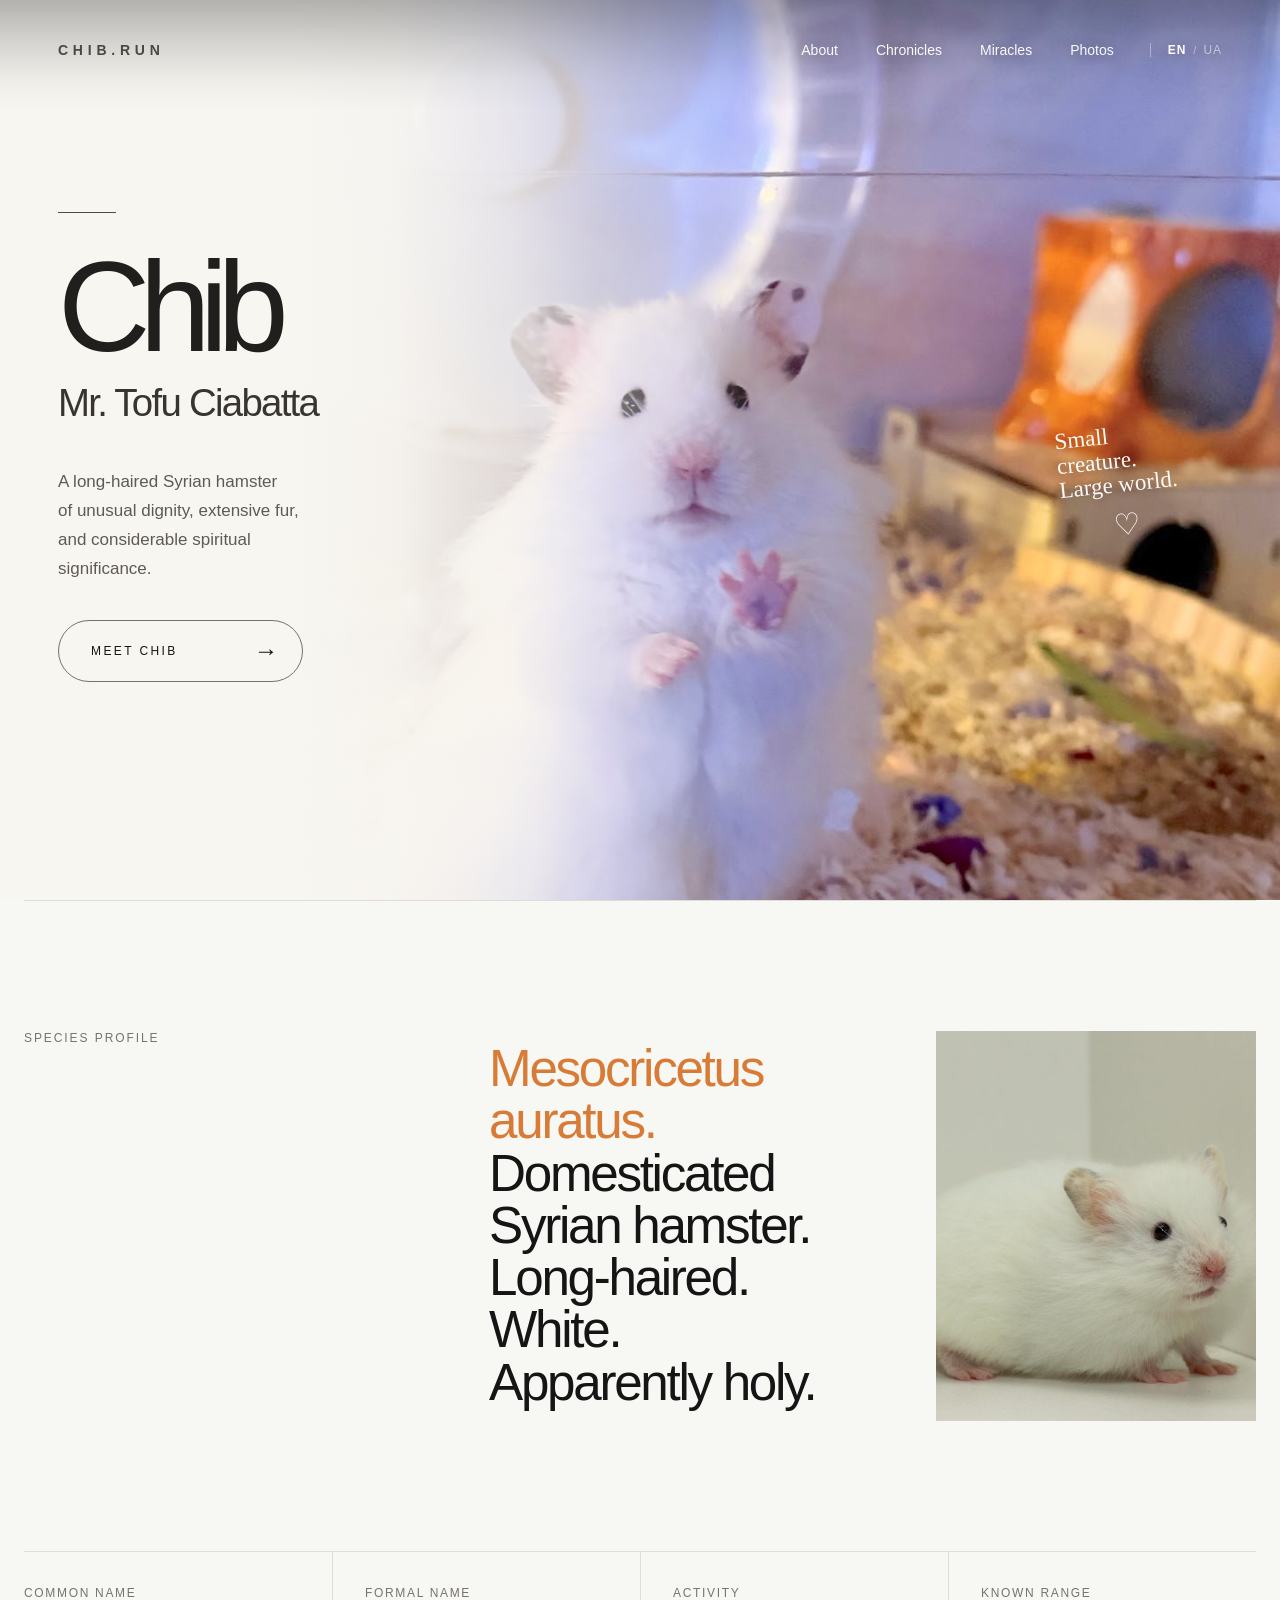
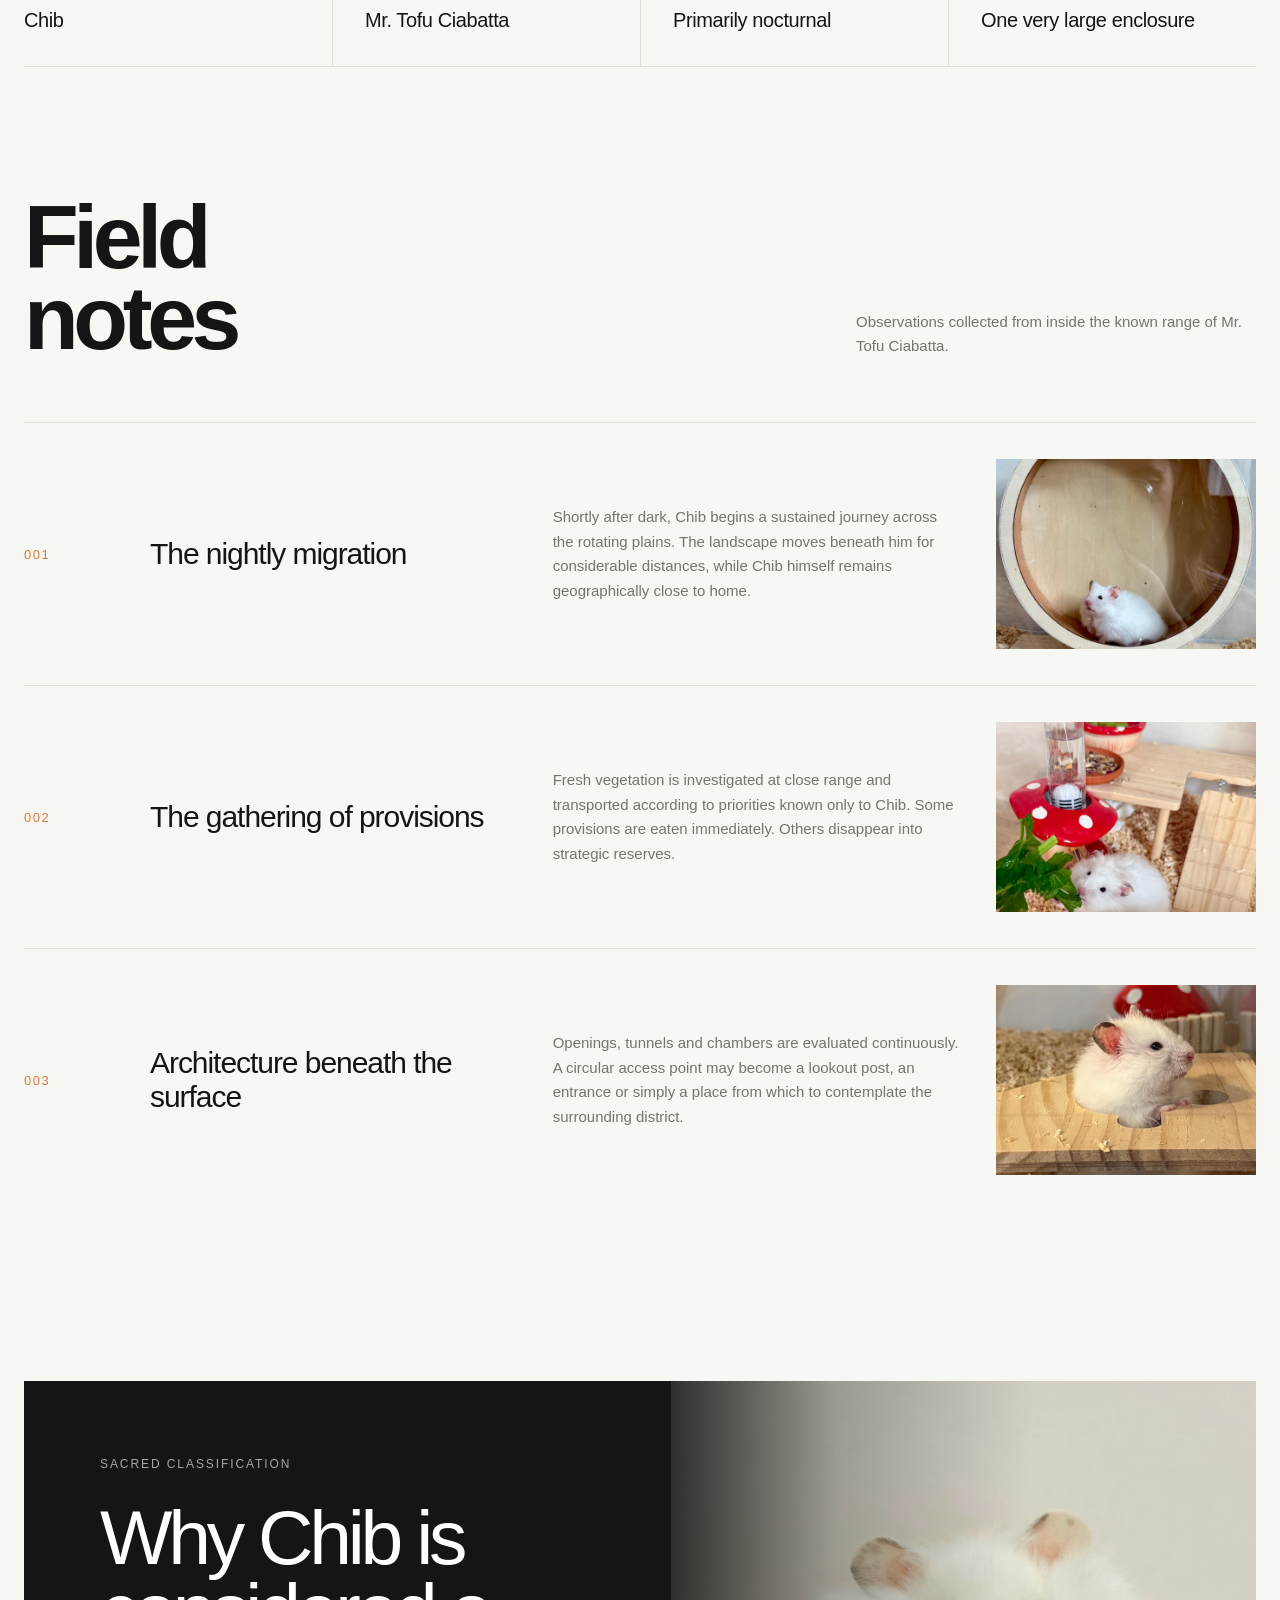
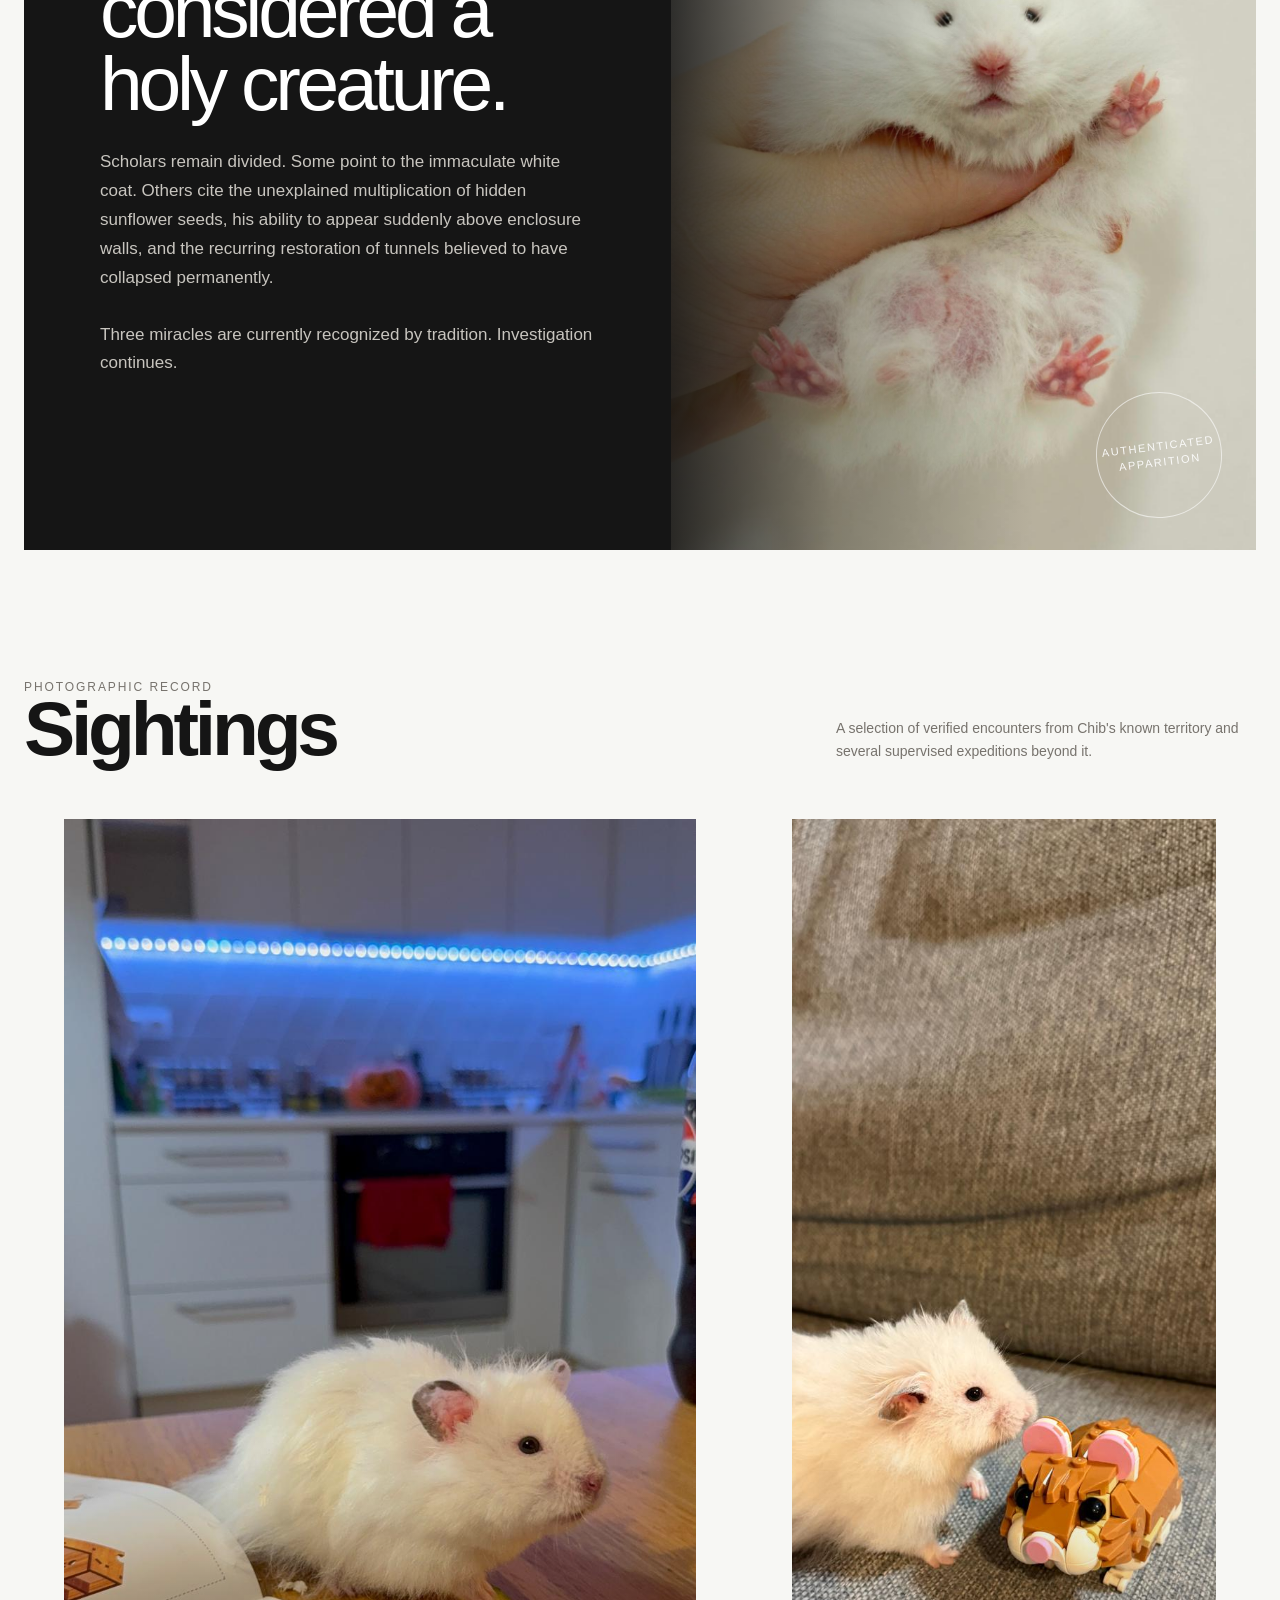
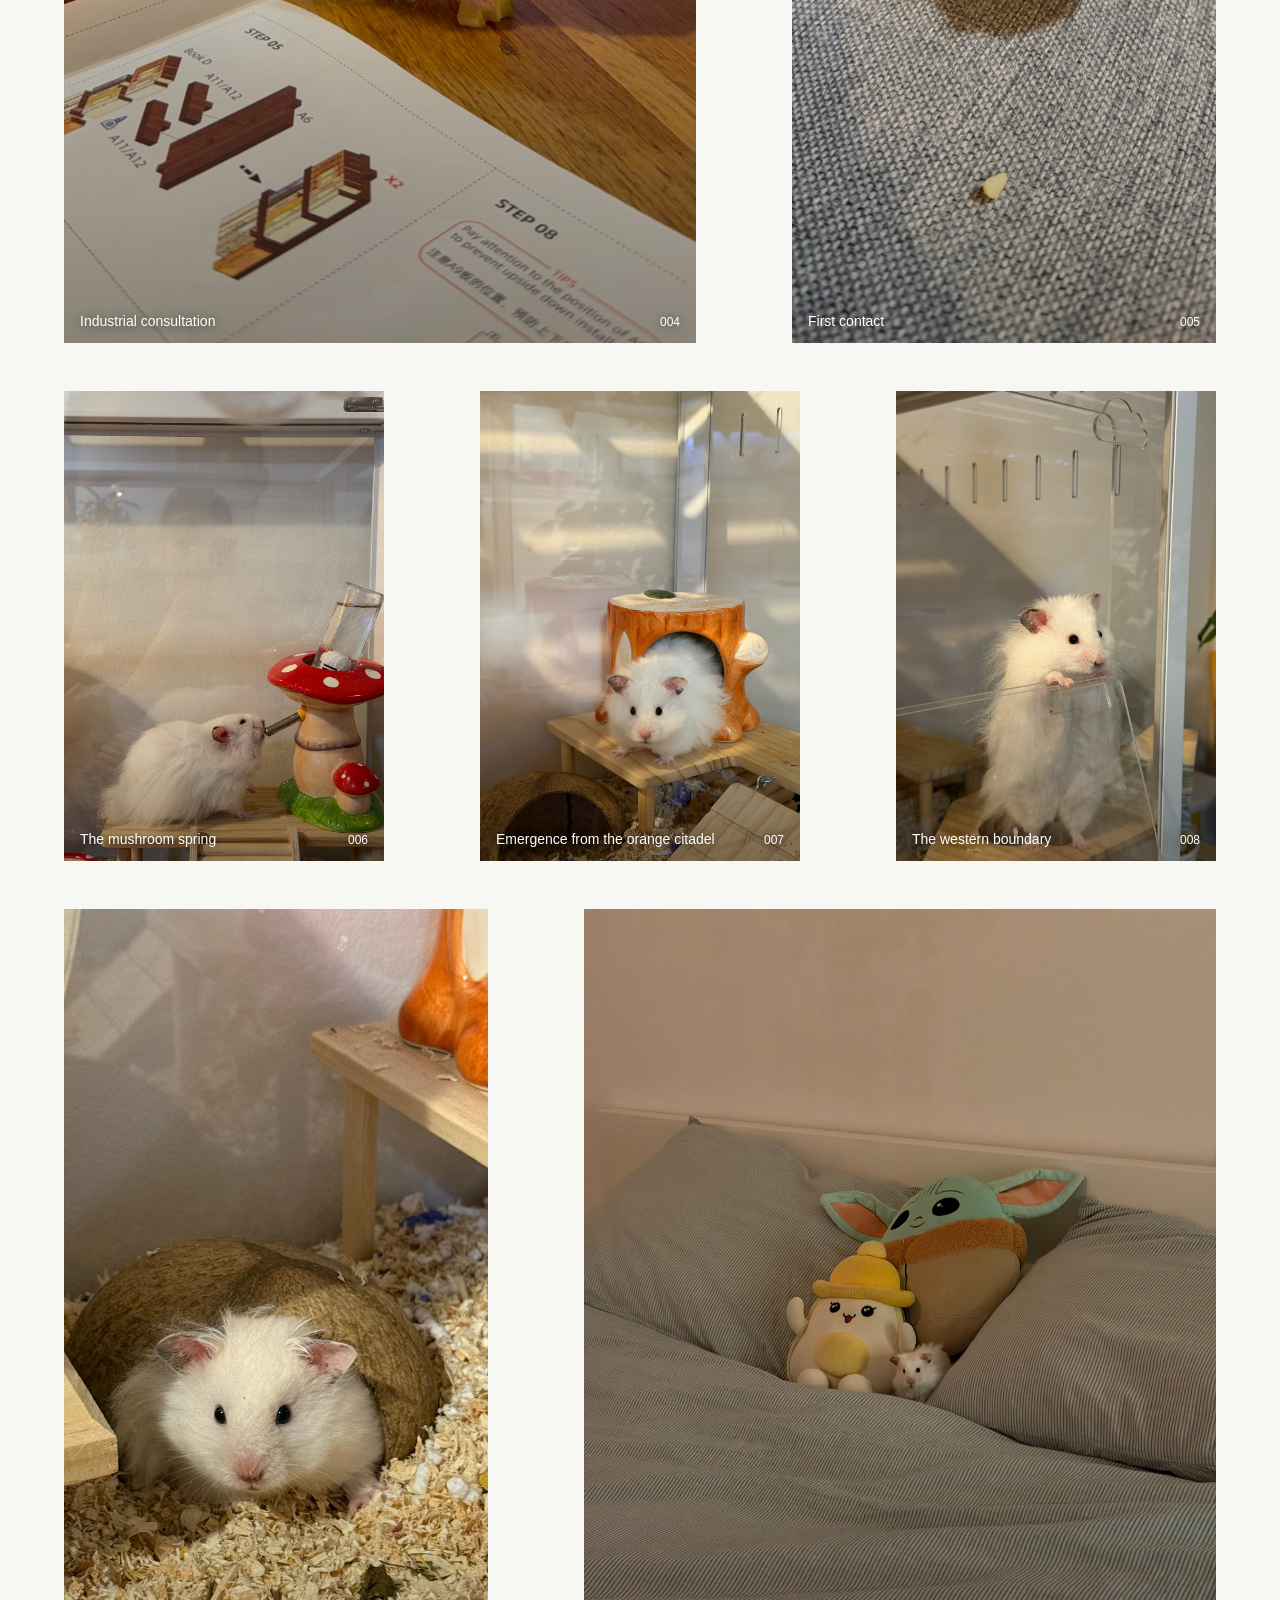
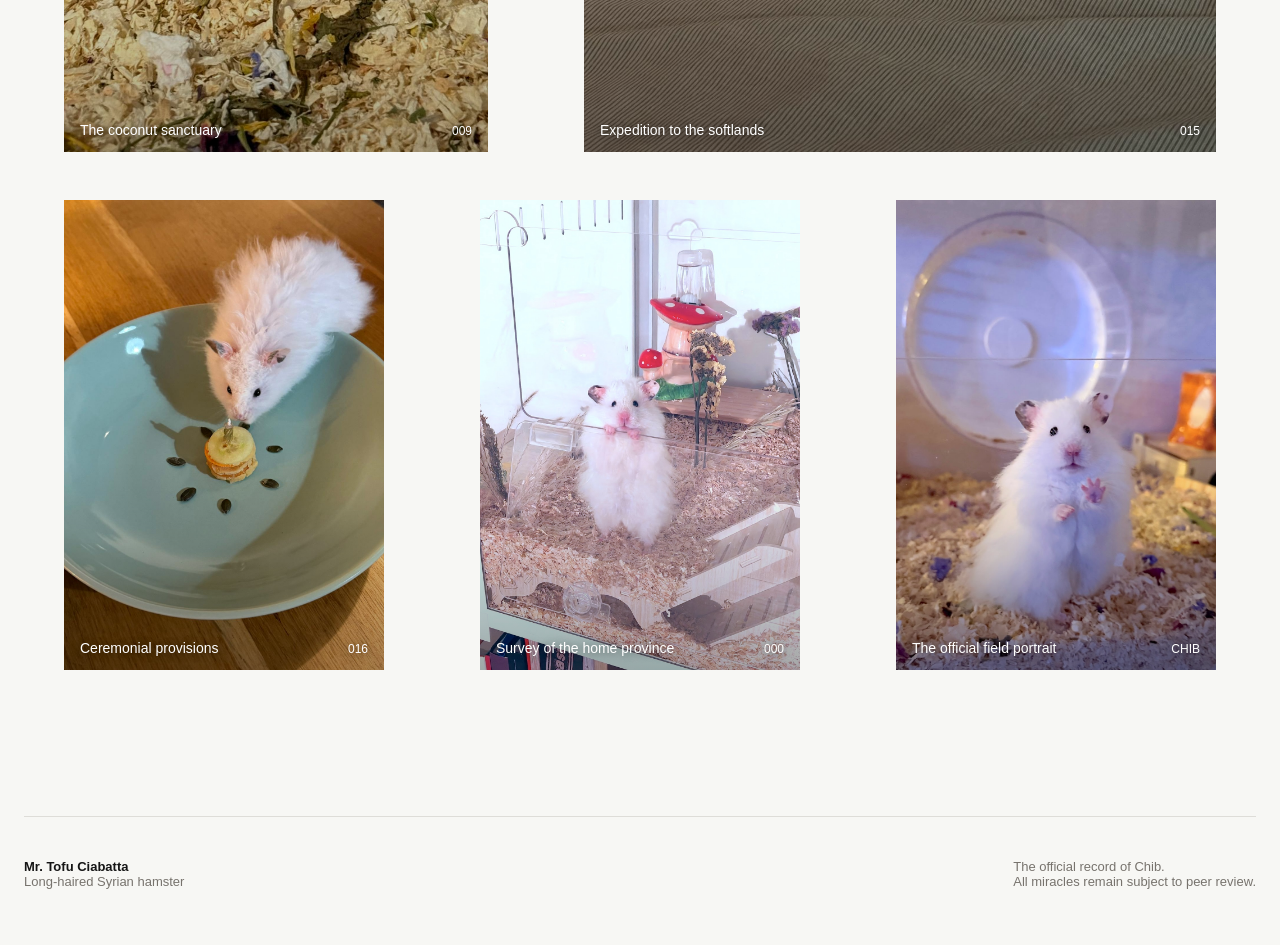
<file: indexOLD.html>
<!DOCTYPE html>
<html lang="en">

<head>
  <meta charset="UTF-8">
  <meta name="viewport" content="width=device-width, initial-scale=1.0">

  <title>Chib — Mr. Tofu Ciabatta</title>

  <meta
    id="meta-description"
    name="description"
    content="The official record of Mr. Tofu Ciabatta, known as Chib."
  >

  <style>
    :root {
      --bg: #f7f7f4;
      --text: #151515;
      --muted: #77736d;
      --line: #deddd8;
      --accent: #d87b36;
      --white: #ffffff;
    }

    * {
      box-sizing: border-box;
    }

    html {
      scroll-behavior: smooth;
    }

    body {
      margin: 0;
      background: var(--bg);
      color: var(--text);

      font-family:
        Inter,
        ui-sans-serif,
        -apple-system,
        BlinkMacSystemFont,
        "Segoe UI",
        sans-serif;

      -webkit-font-smoothing: antialiased;
    }

    a {
      color: inherit;
      text-decoration: none;
    }

    img {
      max-width: 100%;
    }


    /* ==================================================
       HERO
    ================================================== */

    .hero {
      position: relative;
      width: 100%;
      min-height: 760px;
      height: min(900px, 100vh);
      overflow: hidden;

      background: #f6f4ef;
    }
    
    .hero::after {
  content: "";
  position: absolute;
  top: 0;
  left: 0;
  right: 0;
  height: 110px;
  z-index: 1;
  pointer-events: none;

  background:
    linear-gradient(
      180deg,
      rgba(0, 0, 0, 0.28) 0%,
      rgba(0, 0, 0, 0.14) 38%,
      rgba(0, 0, 0, 0.04) 72%,
      rgba(0, 0, 0, 0) 100%
    );
}
    .hero-photo {
      position: absolute;
      inset: 0;
      z-index: 0;
    }

    .hero-photo img {
      width: 100%;
      height: 100%;
      display: block;

      object-fit: cover;
      object-position: 54% 56%;
    }

    .hero-shade {
      position: absolute;
      inset: 0;
      z-index: 1;

      pointer-events: none;

      background:
        linear-gradient(
          90deg,
          rgba(248,246,241,1) 0%,
          rgba(248,246,241,1) 23%,
          rgba(248,246,241,.97) 31%,
          rgba(248,246,241,.78) 40%,
          rgba(248,246,241,.42) 49%,
          rgba(248,246,241,.13) 58%,
          rgba(248,246,241,0) 67%
        );
    }

    .hero-content {
      position: relative;
      z-index: 2;

      width: min(1440px, 100%);
      height: 100%;

      margin: 0 auto;
      padding: 42px 58px 54px;

      display: grid;
      grid-template-columns:
        minmax(430px, .82fr)
        1.18fr;

      grid-template-rows:
        auto
        1fr;
    }

    .hero-brand {
      grid-column: 1;
      grid-row: 1;

      font-size: 14px;
      font-weight: 600;
      letter-spacing: .34em;

      color: #4b4844;
    }

    .hero-tools {
      grid-column: 2;
      grid-row: 1;

      display: flex;
      align-items: center;
      justify-content: flex-end;

      gap: 36px;
    }

    .hero-nav {
      display: flex;
      align-items: center;
      gap: 38px;

      font-size: 14px;
    }

    .hero-nav a {
      color: rgba(255,255,255,.96);

      text-shadow:
        0 1px 14px rgba(0,0,0,.30);

      transition: opacity .2s ease;
    }

    .hero-nav a:hover {
      opacity: .65;
    }

    .language-toggle {
      display: flex;
      align-items: center;
      gap: 7px;

      padding-left: 17px;

      border-left:
        1px solid rgba(255,255,255,.38);

      white-space: nowrap;
    }

    .language-toggle button {
      appearance: none;

      border: 0;
      padding: 0;

      background: transparent;

      font: inherit;
      font-size: 12px;
      font-weight: 500;
      letter-spacing: .08em;

      color: rgba(255,255,255,.55);

      cursor: pointer;

      text-shadow:
        0 1px 12px rgba(0,0,0,.22);
    }

    .language-toggle button.active,
    .language-toggle button:hover {
      color: #fff;
    }

    .language-toggle button.active {
      font-weight: 700;
    }

    .language-divider {
      font-size: 11px;
      color: rgba(255,255,255,.45);
    }

    .hero-main {
      grid-column: 1;
      grid-row: 2;

      display: flex;
      align-items: center;
    }

    .hero-title-wrap {
      margin-top: -10px;
    }

    .hero-rule {
      width: 58px;
      height: 1px;

      margin-bottom: 48px;

      background: #4f4b47;
    }

    .hero h1 {
      margin: 0;

      font-size:
        clamp(100px,10vw,170px);

      line-height: .72;

      font-weight: 400;
      letter-spacing: -.085em;

      color: #211f1d;
    }

    .formal-name {
      margin-top: 30px;

      font-size:
        clamp(28px,3vw,48px);

      line-height: 1;

      font-weight: 300;
      letter-spacing: -.045em;

      color: #383531;
    }

    .hero-description {
      max-width: 430px;

      margin-top: 46px;

      font-size: 17px;
      line-height: 1.7;

      color: #5f5a55;
    }

    .hero-button {
      width: 245px;
      height: 62px;

      margin-top: 36px;
      padding: 0 24px 0 32px;

      border:
        1px solid #77716a;

      border-radius: 999px;

      display: flex;
      align-items: center;
      justify-content: space-between;

      text-transform: uppercase;
      letter-spacing: .20em;

      font-size: 12px;

      transition:
        background .2s ease,
        color .2s ease,
        transform .2s ease;
    }

    .hero-button:hover {
      background: #211f1d;
      color: white;

      transform: translateY(-2px);
    }

    .hero-button .arrow {
      font-size: 24px;
      letter-spacing: 0;
    }

    .hero-note {
      position: absolute;

      right: 8%;
      top: 47%;

      color: rgba(255,255,255,.96);

      font-family:
        "Segoe Print",
        "Bradley Hand",
        cursive;

      font-size:
        clamp(19px,1.8vw,28px);

      line-height: 1.07;

      transform: rotate(-6deg);

      text-shadow:
        0 2px 10px rgba(0,0,0,.22);
    }

    .hero-note span {
      display: block;
    }

    .hero-heart {
      margin-top: 12px;
      margin-left: 50px;

      font-size: 30px;
    }


    /* ==================================================
       GLOBAL CONTENT
    ================================================== */

    .site {
      width:
        min(
          1380px,
          calc(100% - 48px)
        );

      margin: 0 auto;
    }

    .section-label {
      font-size: 12px;

      text-transform: uppercase;
      letter-spacing: .16em;

      color: var(--muted);
    }


    /* ==================================================
       SPECIES
    ================================================== */

    .intro {
      padding: 130px 0;

      display: grid;
      grid-template-columns: .68fr 1.32fr;

      gap: 70px;

      border-top:
        1px solid var(--line);
    }

    .intro-right {
      display: grid;
      grid-template-columns: 1fr 320px;

      gap: 60px;
      align-items: center;
    }

    .intro-copy {
      max-width: 850px;
      margin: 0;

      font-size:
        clamp(34px,4vw,62px);

      line-height: 1.02;

      letter-spacing: -.045em;
      font-weight: 500;
    }

    .intro-copy em {
      color: var(--accent);
      font-style: normal;
    }

    .species-portrait {
      height: 390px;
      overflow: hidden;

      background: #ece9e2;
    }

    .species-portrait img {
      width: 100%;
      height: 100%;

      object-fit: cover;
      object-position: 50% 46%;

      display: block;
    }


    /* ==================================================
       FACTS
    ================================================== */

    .facts {
      display: grid;
      grid-template-columns:
        repeat(4,1fr);

      border-top:
        1px solid var(--line);

      border-bottom:
        1px solid var(--line);
    }

    .fact {
      padding: 34px 0;
    }

    .fact + .fact {
      padding-left: 32px;

      border-left:
        1px solid var(--line);
    }

    .fact-label {
      display: block;

      margin-bottom: 9px;

      font-size: 12px;

      text-transform: uppercase;
      letter-spacing: .14em;

      color: var(--muted);
    }

    .fact-value {
      font-size: 20px;
      letter-spacing: -.02em;
    }


    /* ==================================================
       FIELD NOTES
    ================================================== */

    .field-notes {
      padding: 130px 0;
    }

    .field-header {
      display: flex;
      justify-content: space-between;
      align-items: end;

      gap: 40px;

      margin-bottom: 64px;
    }

    .field-header h2 {
      margin: 0;

      font-size:
        clamp(52px,7vw,100px);

      line-height: .9;

      letter-spacing: -.06em;
      font-weight: 600;
    }

    .field-header p {
      max-width: 400px;
      margin: 0;

      color: var(--muted);

      line-height: 1.6;
      font-size: 15px;
    }

    .observation {
      display: grid;

      grid-template-columns:
        90px
        .9fr
        1fr
        260px;

      gap: 36px;

      align-items: center;

      padding: 36px 0;

      border-top:
        1px solid var(--line);
    }

    .observation-number {
      font-size: 13px;

      color: var(--accent);

      letter-spacing: .12em;
    }

    .observation h3 {
      margin: 0;

      font-size: 30px;

      letter-spacing: -.035em;
      font-weight: 500;
    }

    .observation p {
      margin: 0;

      color: var(--muted);

      line-height: 1.65;
      font-size: 15px;
    }

    .observation-image {
      height: 190px;
      overflow: hidden;

      background: #ece8df;
    }

    .observation-image img {
      width: 100%;
      height: 100%;

      object-fit: cover;
      display: block;
    }

    .observation:nth-of-type(1) .observation-image img {
      object-position: 50% 48%;
    }

    .observation:nth-of-type(2) .observation-image img {
      object-position: 50% 57%;
    }

    .observation:nth-of-type(3) .observation-image img {
      object-position: 50% 44%;
    }


    /* ==================================================
       MIRACLES
    ================================================== */

    .holy {
      margin:
        40px 0 130px;

      min-height: 600px;

      display: grid;
      grid-template-columns:
        1.05fr .95fr;

      align-items: stretch;

      background: var(--text);
      color: var(--white);
    }

    .holy-copy {
      padding: 76px;
    }

    .holy .section-label {
      margin-bottom: 30px;

      color: #aaa69f;
    }

    .holy h2 {
      max-width: 620px;
      margin: 0;

      font-size:
        clamp(52px,6vw,88px);

      line-height: .95;

      letter-spacing: -.055em;
      font-weight: 500;
    }

    .holy p {
      max-width: 570px;

      margin-top: 28px;

      color: #c8c5bf;

      font-size: 17px;
      line-height: 1.7;
    }

    .holy-image {
      position: relative;

      min-height: 600px;

      overflow: hidden;
    }

    .holy-image img {
      width: 100%;
      height: 100%;

      object-fit: cover;
      object-position: 50% 38%;

      display: block;
    }

    .holy-image::after {
      content: "";

      position: absolute;
      inset: 0;

      background:
        linear-gradient(
          90deg,
          rgba(21,21,21,.86) 0%,
          rgba(21,21,21,.28) 28%,
          rgba(21,21,21,0) 62%
        );
    }

    .miracle-seal {
      position: absolute;

      right: 34px;
      bottom: 32px;

      z-index: 2;

      width: 126px;
      height: 126px;

      border:
        1px solid rgba(255,255,255,.58);

      border-radius: 50%;

      display: grid;
      place-items: center;

      text-align: center;

      font-size: 11px;

      text-transform: uppercase;
      letter-spacing: .15em;

      line-height: 1.45;

      color: rgba(255,255,255,.9);

      transform: rotate(-7deg);
    }


    /* ==================================================
       SIGHTINGS
    ================================================== */

    .gallery {
      padding:
        0 0 130px;
    }

    .gallery-top {
      display: flex;
      justify-content: space-between;
      align-items: end;

      margin-bottom: 40px;
    }

    .gallery-top h2 {
      margin: 0;

      font-size:
        clamp(48px,6vw,88px);

      line-height: .9;

      letter-spacing: -.055em;
      font-weight: 600;
    }

    .gallery-intro {
      max-width: 420px;

      margin: 0;

      font-size: 14px;
      line-height: 1.65;

      color: var(--muted);
    }


    .photo-grid {
      display: grid;

      grid-template-columns:
        repeat(12,1fr);

      gap: 16px;
    }

    .photo-card {
      position: relative;

      min-height: 360px;

      overflow: hidden;

      background: #ebe7df;
    }

    .photo-card img {
      width: 100%;
      height: 100%;

      display: block;

      object-fit: cover;

      transition:
        transform .5s ease;
    }

    .photo-card:hover img {
      transform:
        scale(1.018);
    }

    .photo-caption {
      position: absolute;

      left: 16px;
      right: 16px;
      bottom: 14px;

      display: flex;
      justify-content: space-between;
      align-items: end;

      gap: 20px;

      color: white;

      text-shadow:
        0 1px 9px rgba(0,0,0,.55);

      font-size: 12px;
    }

    .photo-caption strong {
      font-size: 14px;
      font-weight: 500;
    }

    .photo-card::after {
      content: "";

      position: absolute;
      inset: 55% 0 0;

      pointer-events: none;

      background:
        linear-gradient(
          180deg,
          rgba(0,0,0,0),
          rgba(0,0,0,.34)
        );
    }

    .photo-caption {
      z-index: 2;
    }


    /* asymmetrical masonry-ish desktop layout */

    .photo-card:nth-child(1) {
      grid-column: span 7;
      min-height: 620px;
    }

    .photo-card:nth-child(2) {
      grid-column: span 5;
      min-height: 620px;
    }

    .photo-card:nth-child(3) {
      grid-column: span 4;
      min-height: 470px;
    }

    .photo-card:nth-child(4) {
      grid-column: span 4;
      min-height: 470px;
    }

    .photo-card:nth-child(5) {
      grid-column: span 4;
      min-height: 470px;
    }

    .photo-card:nth-child(6) {
      grid-column: span 5;
      min-height: 540px;
    }

    .photo-card:nth-child(7) {
      grid-column: span 7;
      min-height: 540px;
    }

    .photo-card:nth-child(8) {
      grid-column: span 4;
      min-height: 470px;
    }

    .photo-card:nth-child(9) {
      grid-column: span 4;
      min-height: 470px;
    }

    .photo-card:nth-child(10) {
      grid-column: span 4;
      min-height: 470px;
    }


    /* ==================================================
       FOOTER
    ================================================== */

    footer {
      padding:
        42px 0 56px;

      display: flex;
      justify-content: space-between;

      gap: 32px;

      border-top:
        1px solid var(--line);

      color: var(--muted);

      font-size: 13px;
    }

    .footer-name {
      color: var(--text);

      font-weight: 600;
    }


    /* ==================================================
       UKRAINIAN
    ================================================== */

    html[lang="uk"] .hero-nav {
      gap: 28px;
    }

    html[lang="uk"] .hero-tools {
      gap: 26px;
    }

    html[lang="uk"] .hero-description {
      max-width: 460px;
    }

    html[lang="uk"] .hero-button {
      width: 272px;

      letter-spacing: .10em;
      font-size: 11px;
    }

    html[lang="uk"] .intro-copy {
      font-size:
        clamp(32px,3.8vw,58px);
    }

    html[lang="uk"] .fact-value {
      font-size: 19px;
    }


    /* ==================================================
       TABLET
    ================================================== */

    @media (max-width: 980px) {

      .hero {
        height: 900px;
        min-height: 0;
      }

      .hero-photo img {
        object-position: 50% 57%;
      }

      .hero-shade {
        background:
          linear-gradient(
            180deg,
            rgba(248,246,241,.99) 0%,
            rgba(248,246,241,.97) 24%,
            rgba(248,246,241,.77) 38%,
            rgba(248,246,241,.27) 55%,
            rgba(248,246,241,.03) 70%,
            rgba(248,246,241,0) 78%
          );
      }

      .hero-content {
        display: block;

        padding:
          28px 26px;
      }

      .hero-brand {
        position: absolute;

        top: 28px;
        left: 26px;
      }

      .hero-tools {
        position: absolute;

        top: 27px;
        right: 26px;
      }

      .hero-nav {
        display: none;
      }

      .language-toggle {
        padding-left: 0;

        border-left: 0;
      }

      .language-toggle button {
        color:
          rgba(45,43,40,.42);

        text-shadow: none;
      }

      .language-toggle button.active,
      .language-toggle button:hover {
        color: #292724;
      }

      .language-divider {
        color:
          rgba(45,43,40,.32);
      }

      .hero-main {
        display: block;

        padding-top: 125px;
      }

      .hero-rule {
        display: none;
      }

      .hero h1 {
        font-size:
          clamp(88px,26vw,130px);
      }

      .formal-name {
        margin-top: 24px;

        font-size: 28px;
      }

      .hero-description {
        margin-top: 28px;

        font-size: 15px;
      }

      .hero-button {
        width: 205px;
        height: 56px;

        margin-top: 26px;

        font-size: 11px;
      }

      html[lang="uk"] .hero-button {
        width: 250px;
      }

      .hero-note {
        top: auto;
        right: 24px;
        bottom: 78px;

        font-size: 19px;
      }

      .intro {
        grid-template-columns:
          1fr;

        gap: 30px;
      }

      .intro-right {
        grid-template-columns:
          1fr 260px;

        gap: 30px;
      }

      .facts {
        grid-template-columns:
          1fr 1fr;
      }

      .fact:nth-child(3) {
        border-left: 0;

        border-top:
          1px solid var(--line);
      }

      .fact:nth-child(4) {
        border-top:
          1px solid var(--line);
      }

      .field-header {
        display: block;
      }

      .field-header p {
        margin-top: 24px;
      }

      .observation {
        grid-template-columns:
          60px 1fr;

        gap: 22px;
      }

      .observation p,
      .observation-image {
        grid-column: 2;
      }

      .observation-image {
        height: 360px;
      }

      .holy {
        grid-template-columns:
          1fr;
      }

      .holy-image {
        min-height: 500px;
      }

      .photo-card:nth-child(n) {
        grid-column: span 6;

        min-height: 500px;
      }
    }


    /* ==================================================
       MOBILE
    ================================================== */

    @media (max-width: 620px) {

      .site {
        width:
          min(
            100% - 28px,
            1380px
          );
      }

      .hero {
        height: 850px;
      }

      .hero-photo img {
        object-position: 50% 59%;
      }

      .hero-content {
        padding:
          24px 20px;
      }

      .hero-brand {
        top: 24px;
        left: 20px;

        font-size: 12px;
      }

      .hero-tools {
        top: 23px;
        right: 20px;
      }

      .hero-main {
        padding-top: 115px;
      }

      .hero h1 {
        font-size:
          clamp(84px,27vw,120px);
      }

      .formal-name {
        font-size: 25px;
      }

      .hero-description {
        max-width: 330px;

        font-size: 14px;
        line-height: 1.6;
      }

      .hero-note {
        right: 18px;
        bottom: 56px;
      }

      .intro-right {
        grid-template-columns:
          1fr;
      }

      .species-portrait {
        height: 460px;
      }

      .facts {
        grid-template-columns:
          1fr;
      }

      .fact + .fact {
        padding-left: 0;

        border-left: 0;

        border-top:
          1px solid var(--line);
      }

      .observation {
        grid-template-columns:
          1fr;

        gap: 14px;
      }

      .observation p,
      .observation-image {
        grid-column: auto;
      }

      .observation-image {
        height: 420px;
      }

      .holy-copy {
        padding:
          48px 26px;
      }

      .holy-image {
        min-height: 440px;
      }

      .gallery-top {
        display: block;
      }

      .gallery-intro {
        margin-top: 20px;
      }

      .photo-grid {
        grid-template-columns:
          1fr;
      }

      .photo-card:nth-child(n) {
        grid-column: auto;

        min-height: 520px;
      }

      footer {
        flex-direction: column;
      }
    }

  </style>
</head>



<body>


  <!-- ==================================================
       HERO
  ================================================== -->

  <section class="hero">

    <div class="hero-photo">
      <img
        src="images/chib-hero.jpeg"
        alt="Mr. Tofu Ciabatta standing in his enclosure"
      >
    </div>

    <div class="hero-shade"></div>


    <div class="hero-content">


      <div class="hero-brand">
        CHIB.RUN
      </div>


      <div class="hero-tools">

        <nav class="hero-nav">

          <a
            href="#species"
            data-i18n="navAbout"
          >
            About
          </a>

          <a
            href="#observations"
            data-i18n="navChronicles"
          >
            Chronicles
          </a>

          <a
            href="#miracles"
            data-i18n="navMiracles"
          >
            Miracles
          </a>

          <a
            href="#photos"
            data-i18n="navPhotos"
          >
            Photos
          </a>

        </nav>


        <div
          class="language-toggle"
          aria-label="Language"
        >

          <button
            type="button"
            id="lang-en"
            class="active"
            onclick="setLanguage('en')"
          >
            EN
          </button>

          <span class="language-divider">
            /
          </span>

          <button
            type="button"
            id="lang-ua"
            onclick="setLanguage('uk')"
          >
            UA
          </button>

        </div>

      </div>


      <div class="hero-main">

        <div class="hero-title-wrap">

          <div class="hero-rule"></div>

          <h1>
            Chib
          </h1>

          <div class="formal-name">
            Mr. Tofu Ciabatta
          </div>

          <p
            class="hero-description"
            data-i18n-html="heroDescription"
          >
            A long-haired Syrian hamster<br>
            of unusual dignity, extensive fur,<br>
            and considerable spiritual<br>
            significance.
          </p>

          <a
            href="#species"
            class="hero-button"
          >

            <span data-i18n="meetChib">
              Meet Chib
            </span>

            <span class="arrow">
              →
            </span>

          </a>

        </div>

      </div>


      <div class="hero-note">

        <span data-i18n="small">
          Small
        </span>

        <span data-i18n="creature">
          creature.
        </span>

        <span data-i18n="largeWorld">
          Large world.
        </span>

        <span class="hero-heart">
          ♡
        </span>

      </div>


    </div>

  </section>



  <div class="site">

    <main>


      <!-- ==================================================
           SPECIES
      ================================================== -->

      <section
        class="intro"
        id="species"
      >

        <div
          class="section-label"
          data-i18n="speciesProfile"
        >
          Species profile
        </div>


        <div class="intro-right">

          <p
            class="intro-copy"
            data-i18n-html="speciesCopy"
          >
            <em>Mesocricetus auratus.</em><br>
            Domesticated Syrian hamster.<br>
            Long-haired. White.<br>
            Apparently holy.
          </p>


          <div class="species-portrait">

            <img
              src="images/chib-14.jpeg"
              alt="Portrait of Mr. Tofu Ciabatta"
            >

          </div>

        </div>

      </section>



      <!-- ==================================================
           FACTS
      ================================================== -->

      <section class="facts">

        <div class="fact">

          <span
            class="fact-label"
            data-i18n="commonName"
          >
            Common name
          </span>

          <span class="fact-value">
            Chib
          </span>

        </div>


        <div class="fact">

          <span
            class="fact-label"
            data-i18n="formalName"
          >
            Formal name
          </span>

          <span class="fact-value">
            Mr. Tofu Ciabatta
          </span>

        </div>


        <div class="fact">

          <span
            class="fact-label"
            data-i18n="activity"
          >
            Activity
          </span>

          <span
            class="fact-value"
            data-i18n="activityValue"
          >
            Primarily nocturnal
          </span>

        </div>


        <div class="fact">

          <span
            class="fact-label"
            data-i18n="knownRange"
          >
            Known range
          </span>

          <span
            class="fact-value"
            data-i18n="knownRangeValue"
          >
            One very large enclosure
          </span>

        </div>

      </section>



      <!-- ==================================================
           FIELD NOTES
      ================================================== -->

      <section
        class="field-notes"
        id="observations"
      >

        <div class="field-header">

          <h2 data-i18n-html="fieldNotes">
            Field<br>
            notes
          </h2>

          <p data-i18n="fieldIntro">
            Observations collected from inside the known range
            of Mr. Tofu Ciabatta.
          </p>

        </div>



        <article class="observation">

          <div class="observation-number">
            001
          </div>

          <h3 data-i18n="obs1Title">
            The nightly migration
          </h3>

          <p data-i18n="obs1Copy">
            Shortly after dark, Chib begins a sustained journey across
            the rotating plains. The landscape moves beneath him for
            considerable distances, while Chib himself remains
            geographically close to home.
          </p>

          <div class="observation-image">

            <img
              src="images/chib-12.jpeg"
              alt="Chib beside his exercise wheel"
            >

          </div>

        </article>



        <article class="observation">

          <div class="observation-number">
            002
          </div>

          <h3 data-i18n="obs2Title">
            The gathering of provisions
          </h3>

          <p data-i18n="obs2Copy">
            Fresh vegetation is investigated at close range and
            transported according to priorities known only to Chib.
            Some provisions are eaten immediately. Others disappear
            into strategic reserves.
          </p>

          <div class="observation-image">

            <img
              src="images/chib-11.jpeg"
              alt="Chib examining fresh parsley"
            >

          </div>

        </article>



        <article class="observation">

          <div class="observation-number">
            003
          </div>

          <h3 data-i18n="obs3Title">
            Architecture beneath the surface
          </h3>

          <p data-i18n="obs3Copy">
            Openings, tunnels and chambers are evaluated continuously.
            A circular access point may become a lookout post, an
            entrance or simply a place from which to contemplate
            the surrounding district.
          </p>

          <div class="observation-image">

            <img
              src="images/chib-10.jpeg"
              alt="Chib emerging through a circular opening"
            >

          </div>

        </article>

      </section>



      <!-- ==================================================
           MIRACLES
      ================================================== -->

      <section
        class="holy"
        id="miracles"
      >

        <div class="holy-copy">

          <div
            class="section-label"
            data-i18n="sacredClassification"
          >
            Sacred classification
          </div>

          <h2 data-i18n="holyTitle">
            Why Chib is considered a holy creature.
          </h2>

          <p data-i18n="holyCopy1">
            Scholars remain divided. Some point to the immaculate
            white coat. Others cite the unexplained multiplication
            of hidden sunflower seeds, his ability to appear suddenly
            above enclosure walls, and the recurring restoration of
            tunnels believed to have collapsed permanently.
          </p>

          <p data-i18n="holyCopy2">
            Three miracles are currently recognized by tradition.
            Investigation continues.
          </p>

        </div>


        <div class="holy-image">

          <img
            src="images/chib-13.jpeg"
            alt="Mr. Tofu Ciabatta raising one paw"
          >

          <div
            class="miracle-seal"
            data-i18n-html="miracleSeal"
          >
            authenticated<br>
            apparition
          </div>

        </div>

      </section>



      <!-- ==================================================
           SIGHTINGS
      ================================================== -->

      <section
        class="gallery"
        id="photos"
      >

        <div class="gallery-top">

          <div>

            <div
              class="section-label"
              data-i18n="photographicRecord"
            >
              Photographic record
            </div>

            <h2 data-i18n="sightings">
              Sightings
            </h2>

          </div>

          <p
            class="gallery-intro"
            data-i18n="galleryIntro"
          >
            A selection of verified encounters from Chib's known territory
            and several supervised expeditions beyond it.
          </p>

        </div>



        <div class="photo-grid">


          <figure class="photo-card">

            <img
              src="images/chib-4.jpeg"
              alt="Chib overseeing furniture assembly instructions"
            >

            <figcaption class="photo-caption">

              <strong data-i18n="cap4">
                Industrial consultation
              </strong>

              <span>
                004
              </span>

            </figcaption>

          </figure>



          <figure class="photo-card">

            <img
              src="images/chib-5.jpeg"
              alt="Chib meeting a LEGO hamster"
            >

            <figcaption class="photo-caption">

              <strong data-i18n="cap5">
                First contact
              </strong>

              <span>
                005
              </span>

            </figcaption>

          </figure>



          <figure class="photo-card">

            <img
              src="images/chib-6.jpeg"
              alt="Chib drinking from the mushroom water station"
            >

            <figcaption class="photo-caption">

              <strong data-i18n="cap6">
                The mushroom spring
              </strong>

              <span>
                006
              </span>

            </figcaption>

          </figure>



          <figure class="photo-card">

            <img
              src="images/chib-7.jpeg"
              alt="Chib emerging from an orange ceramic hide"
            >

            <figcaption class="photo-caption">

              <strong data-i18n="cap7">
                Emergence from the orange citadel
              </strong>

              <span>
                007
              </span>

            </figcaption>

          </figure>



          <figure class="photo-card">

            <img
              src="images/chib-8.jpeg"
              alt="Chib standing at the enclosure wall"
            >

            <figcaption class="photo-caption">

              <strong data-i18n="cap8">
                The western boundary
              </strong>

              <span>
                008
              </span>

            </figcaption>

          </figure>



          <figure class="photo-card">

            <img
              src="images/chib-9.jpeg"
              alt="Chib sitting inside a coconut hide"
            >

            <figcaption class="photo-caption">

              <strong data-i18n="cap9">
                The coconut sanctuary
              </strong>

              <span>
                009
              </span>

            </figcaption>

          </figure>



          <figure class="photo-card">

            <img
              src="images/chib-15.jpeg"
              alt="Chib sitting among pillows and plush toys"
            >

            <figcaption class="photo-caption">

              <strong data-i18n="cap15">
                Expedition to the softlands
              </strong>

              <span>
                015
              </span>

            </figcaption>

          </figure>



          <figure class="photo-card">

            <img
              src="images/chib-16.jpeg"
              alt="Chib approaching a small celebratory snack"
            >

            <figcaption class="photo-caption">

              <strong data-i18n="cap16">
                Ceremonial provisions
              </strong>

              <span>
                016
              </span>

            </figcaption>

          </figure>



          <figure class="photo-card">

            <img
              src="images/chib-0.jpg"
              alt="Chib standing in his enclosure"
            >

            <figcaption class="photo-caption">

              <strong data-i18n="cap0">
                Survey of the home province
              </strong>

              <span>
                000
              </span>

            </figcaption>

          </figure>



          <figure class="photo-card">

            <img
              src="images/chib-hero.jpeg"
              alt="Mr. Tofu Ciabatta in his enclosure"
            >

            <figcaption class="photo-caption">

              <strong data-i18n="capHero">
                The official field portrait
              </strong>

              <span>
                CHIB
              </span>

            </figcaption>

          </figure>


        </div>

      </section>

    </main>



    <footer>

      <div>

        <span class="footer-name">
          Mr. Tofu Ciabatta
        </span>

        <br>

        <span data-i18n="footerSpecies">
          Long-haired Syrian hamster
        </span>

      </div>


      <div
        data-i18n-html="footerCopy"
      >
        The official record of Chib.<br>
        All miracles remain subject to peer review.
      </div>

    </footer>

  </div>



  <!-- ==================================================
       MANUAL LANGUAGE TOGGLE
  ================================================== -->

  <script>

    const translations = {

      en: {

        title:
          "Chib — Mr. Tofu Ciabatta",

        description:
          "The official record of Mr. Tofu Ciabatta, known as Chib.",


        navAbout:
          "About",

        navChronicles:
          "Chronicles",

        navMiracles:
          "Miracles",

        navPhotos:
          "Photos",


        heroDescription:
          "A long-haired Syrian hamster<br>of unusual dignity, extensive fur,<br>and considerable spiritual<br>significance.",

        meetChib:
          "Meet Chib",

        small:
          "Small",

        creature:
          "creature.",

        largeWorld:
          "Large world.",


        speciesProfile:
          "Species profile",

        speciesCopy:
          "<em>Mesocricetus auratus.</em><br>Domesticated Syrian hamster.<br>Long-haired. White.<br>Apparently holy.",


        commonName:
          "Common name",

        formalName:
          "Formal name",

        activity:
          "Activity",

        activityValue:
          "Primarily nocturnal",

        knownRange:
          "Known range",

        knownRangeValue:
          "One very large enclosure",


        fieldNotes:
          "Field<br>notes",

        fieldIntro:
          "Observations collected from inside the known range of Mr. Tofu Ciabatta.",


        obs1Title:
          "The nightly migration",

        obs1Copy:
          "Shortly after dark, Chib begins a sustained journey across the rotating plains. The landscape moves beneath him for considerable distances, while Chib himself remains geographically close to home.",


        obs2Title:
          "The gathering of provisions",

        obs2Copy:
          "Fresh vegetation is investigated at close range and transported according to priorities known only to Chib. Some provisions are eaten immediately. Others disappear into strategic reserves.",


        obs3Title:
          "Architecture beneath the surface",

        obs3Copy:
          "Openings, tunnels and chambers are evaluated continuously. A circular access point may become a lookout post, an entrance or simply a place from which to contemplate the surrounding district.",


        sacredClassification:
          "Sacred classification",

        holyTitle:
          "Why Chib is considered a holy creature.",

        holyCopy1:
          "Scholars remain divided. Some point to the immaculate white coat. Others cite the unexplained multiplication of hidden sunflower seeds, his ability to appear suddenly above enclosure walls, and the recurring restoration of tunnels believed to have collapsed permanently.",

        holyCopy2:
          "Three miracles are currently recognized by tradition. Investigation continues.",

        miracleSeal:
          "authenticated<br>apparition",


        sightings:
          "Sightings",

        photographicRecord:
          "Photographic record",

        galleryIntro:
          "A selection of verified encounters from Chib's known territory and several supervised expeditions beyond it.",


        cap4:
          "Industrial consultation",

        cap5:
          "First contact",

        cap6:
          "The mushroom spring",

        cap7:
          "Emergence from the orange citadel",

        cap8:
          "The western boundary",

        cap9:
          "The coconut sanctuary",

        cap15:
          "Expedition to the softlands",

        cap16:
          "Ceremonial provisions",

        cap0:
          "Survey of the home province",

        capHero:
          "The official field portrait",


        footerSpecies:
          "Long-haired Syrian hamster",

        footerCopy:
          "The official record of Chib.<br>All miracles remain subject to peer review."

      },



      uk: {

        title:
          "Чіб — Mr. Tofu Ciabatta",

        description:
          "Офіційний архів Mr. Tofu Ciabatta, відомого як Чіб.",


        navAbout:
          "Про Чіба",

        navChronicles:
          "Хроніки",

        navMiracles:
          "Чудеса",

        navPhotos:
          "Фото",


        heroDescription:
          "Довгошерстий сирійський хом’як<br>незвичайної гідності, з розкішним хутром<br>і значною духовною<br>вагою.",

        meetChib:
          "Познайомитися з Чібом",

        small:
          "Маленька",

        creature:
          "істота.",

        largeWorld:
          "Великий світ.",


        speciesProfile:
          "Видовий профіль",

        speciesCopy:
          "<em>Mesocricetus auratus.</em><br>Одомашнений сирійський хом’як.<br>Довгошерстий. Білий.<br>Вочевидь священний.",


        commonName:
          "Звичне ім’я",

        formalName:
          "Повне ім’я",

        activity:
          "Активність",

        activityValue:
          "Переважно нічна",

        knownRange:
          "Відомий ареал",

        knownRangeValue:
          "Один дуже великий вольєр",


        fieldNotes:
          "Польові<br>нотатки",

        fieldIntro:
          "Спостереження, зібрані в межах відомого ареалу Mr. Tofu Ciabatta.",


        obs1Title:
          "Нічна міграція",

        obs1Copy:
          "Невдовзі після настання темряви Чіб вирушає у тривалу подорож обертовими рівнинами. Ландшафт рухається під ним на значні відстані, тоді як сам Чіб географічно залишається неподалік від дому.",


        obs2Title:
          "Збір припасів",

        obs2Copy:
          "Свіжа зелень досліджується з близької відстані та транспортується відповідно до пріоритетів, відомих лише Чібу. Частину припасів з’їдають одразу. Інші зникають у стратегічних запасах.",


        obs3Title:
          "Архітектура під поверхнею",

        obs3Copy:
          "Отвори, тунелі та камери оцінюються безперервно. Круглий прохід може стати оглядовим пунктом, входом або просто місцем для споглядання навколишнього району.",


        sacredClassification:
          "Священна класифікація",

        holyTitle:
          "Чому Чіба вважають священною істотою.",

        holyCopy1:
          "Серед дослідників немає єдності. Одні вказують на бездоганно біле хутро. Інші — на незбагненне множення прихованого насіння соняшнику, його здатність раптово з’являтися над стінами вольєра та регулярне відновлення тунелів, які вважалися остаточно зруйнованими.",

        holyCopy2:
          "Традиція наразі визнає три чудеса. Дослідження триває.",

        miracleSeal:
          "підтверджена<br>поява",


        sightings:
          "Спостереження",

        photographicRecord:
          "Фотографічний архів",

        galleryIntro:
          "Добірка підтверджених зустрічей у межах відомої території Чіба та кількох контрольованих експедицій за її межі.",


        cap4:
          "Промислова консультація",

        cap5:
          "Перший контакт",

        cap6:
          "Грибне джерело",

        cap7:
          "Вихід з помаранчевої цитаделі",

        cap8:
          "Західний кордон",

        cap9:
          "Кокосове святилище",

        cap15:
          "Експедиція до м’яких земель",

        cap16:
          "Церемоніальні припаси",

        cap0:
          "Огляд домашньої провінції",

        capHero:
          "Офіційний польовий портрет",


        footerSpecies:
          "Довгошерстий сирійський хом’як",

        footerCopy:
          "Офіційний архів Чіба.<br>Усі чудеса ще мають пройти рецензування."

      }

    };



    function setLanguage(language) {

      const selected =
        translations[language]
          ? language
          : "en";


      document.documentElement.lang =
        selected === "uk"
          ? "uk"
          : "en";


      document
        .querySelectorAll("[data-i18n]")
        .forEach(element => {

          const key =
            element.dataset.i18n;

          if (
            translations[selected][key] !== undefined
          ) {

            element.textContent =
              translations[selected][key];

          }

        });


      document
        .querySelectorAll("[data-i18n-html]")
        .forEach(element => {

          const key =
            element.dataset.i18nHtml;

          if (
            translations[selected][key] !== undefined
          ) {

            element.innerHTML =
              translations[selected][key];

          }

        });


      document.title =
        translations[selected].title;


      document
        .getElementById("meta-description")
        .setAttribute(
          "content",
          translations[selected].description
        );


      document
        .getElementById("lang-en")
        .classList
        .toggle(
          "active",
          selected === "en"
        );


      document
        .getElementById("lang-ua")
        .classList
        .toggle(
          "active",
          selected === "uk"
        );


      document
        .getElementById("lang-en")
        .setAttribute(
          "aria-pressed",
          selected === "en"
            ? "true"
            : "false"
        );


      document
        .getElementById("lang-ua")
        .setAttribute(
          "aria-pressed",
          selected === "uk"
            ? "true"
            : "false"
        );


      try {

        localStorage.setItem(
          "chib-language",
          selected
        );

      } catch (error) {

      }

    }



    let savedLanguage = "en";


    try {

      savedLanguage =
        localStorage.getItem(
          "chib-language"
        ) || "en";

    } catch (error) {

      savedLanguage = "en";

    }


    setLanguage(savedLanguage);

  </script>


</body>
</html>
</file>
<file: news/fonts.css>
@font-face {
  font-family: 'OPTIEngraversOldEnglish';
  src: url([data-uri]) format('opentype');
  font-weight: 400;
  font-style: normal;
  font-display: swap;
}
</file>
